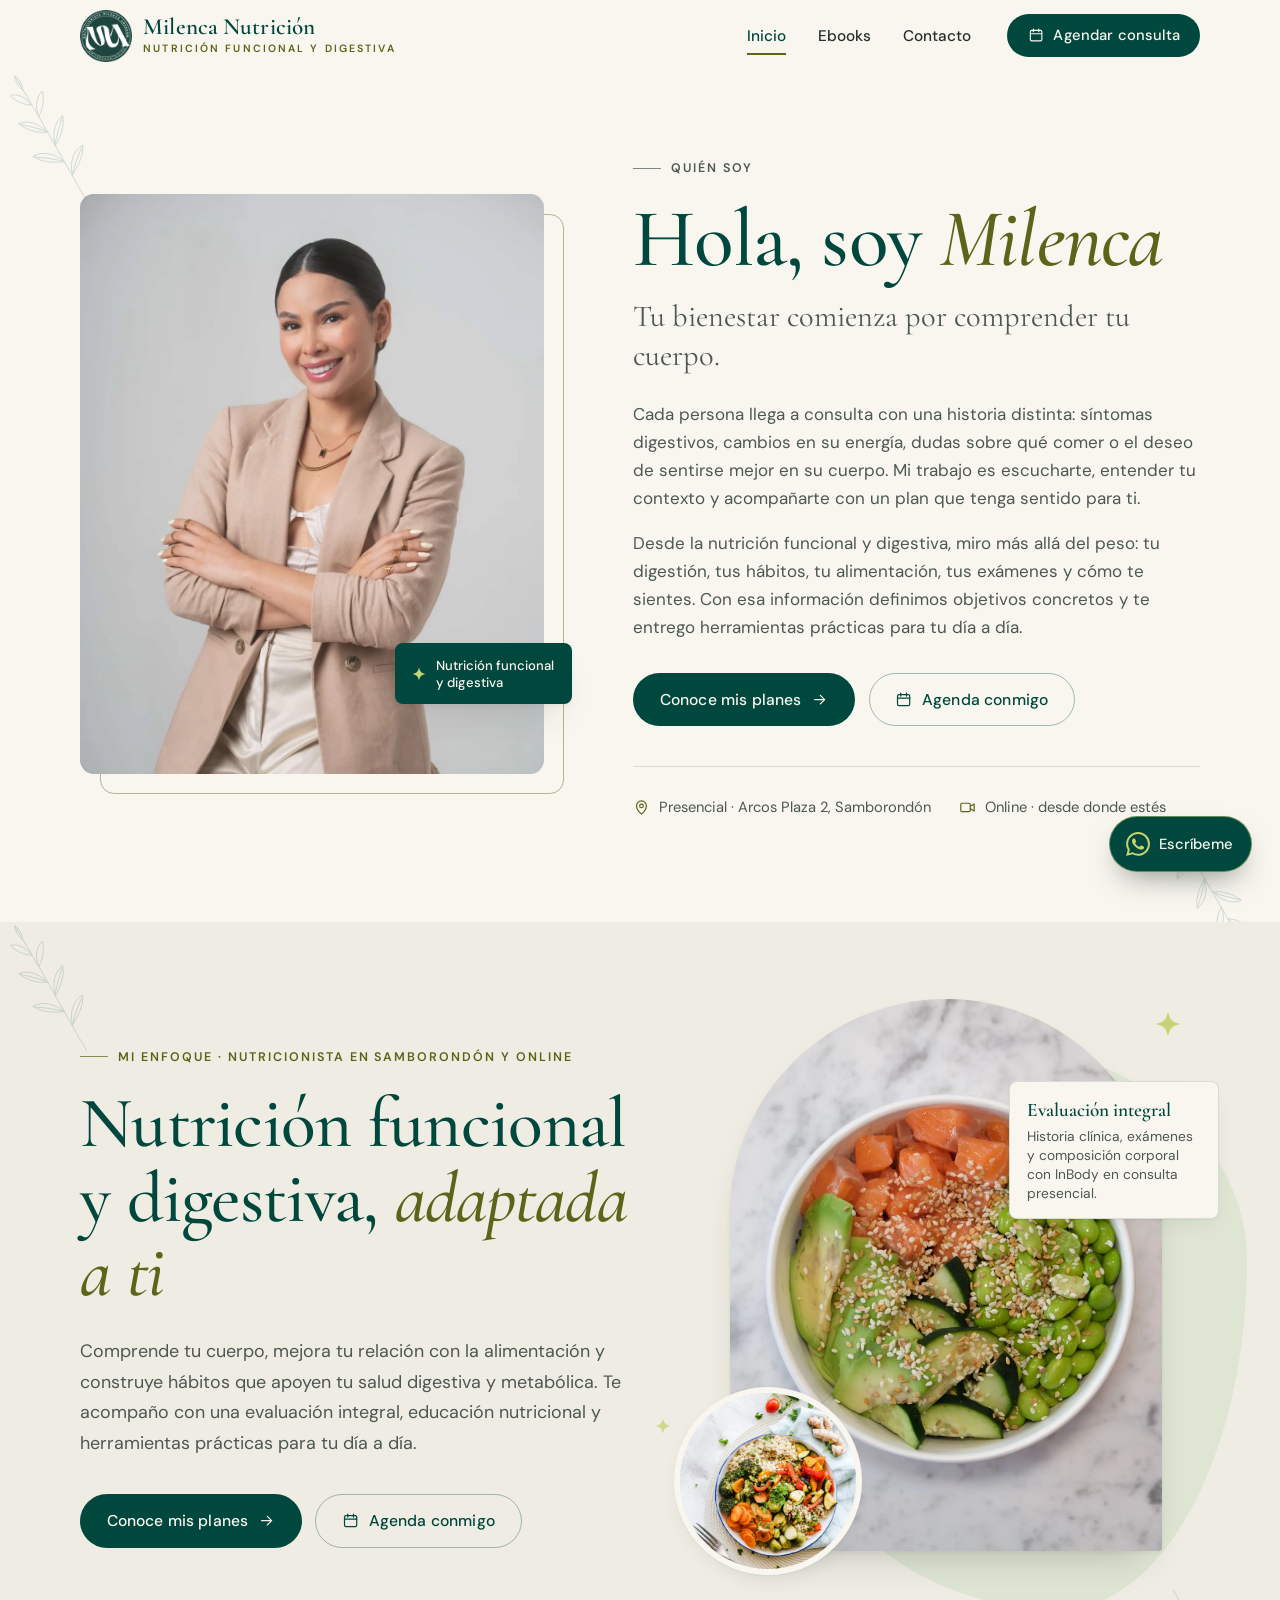
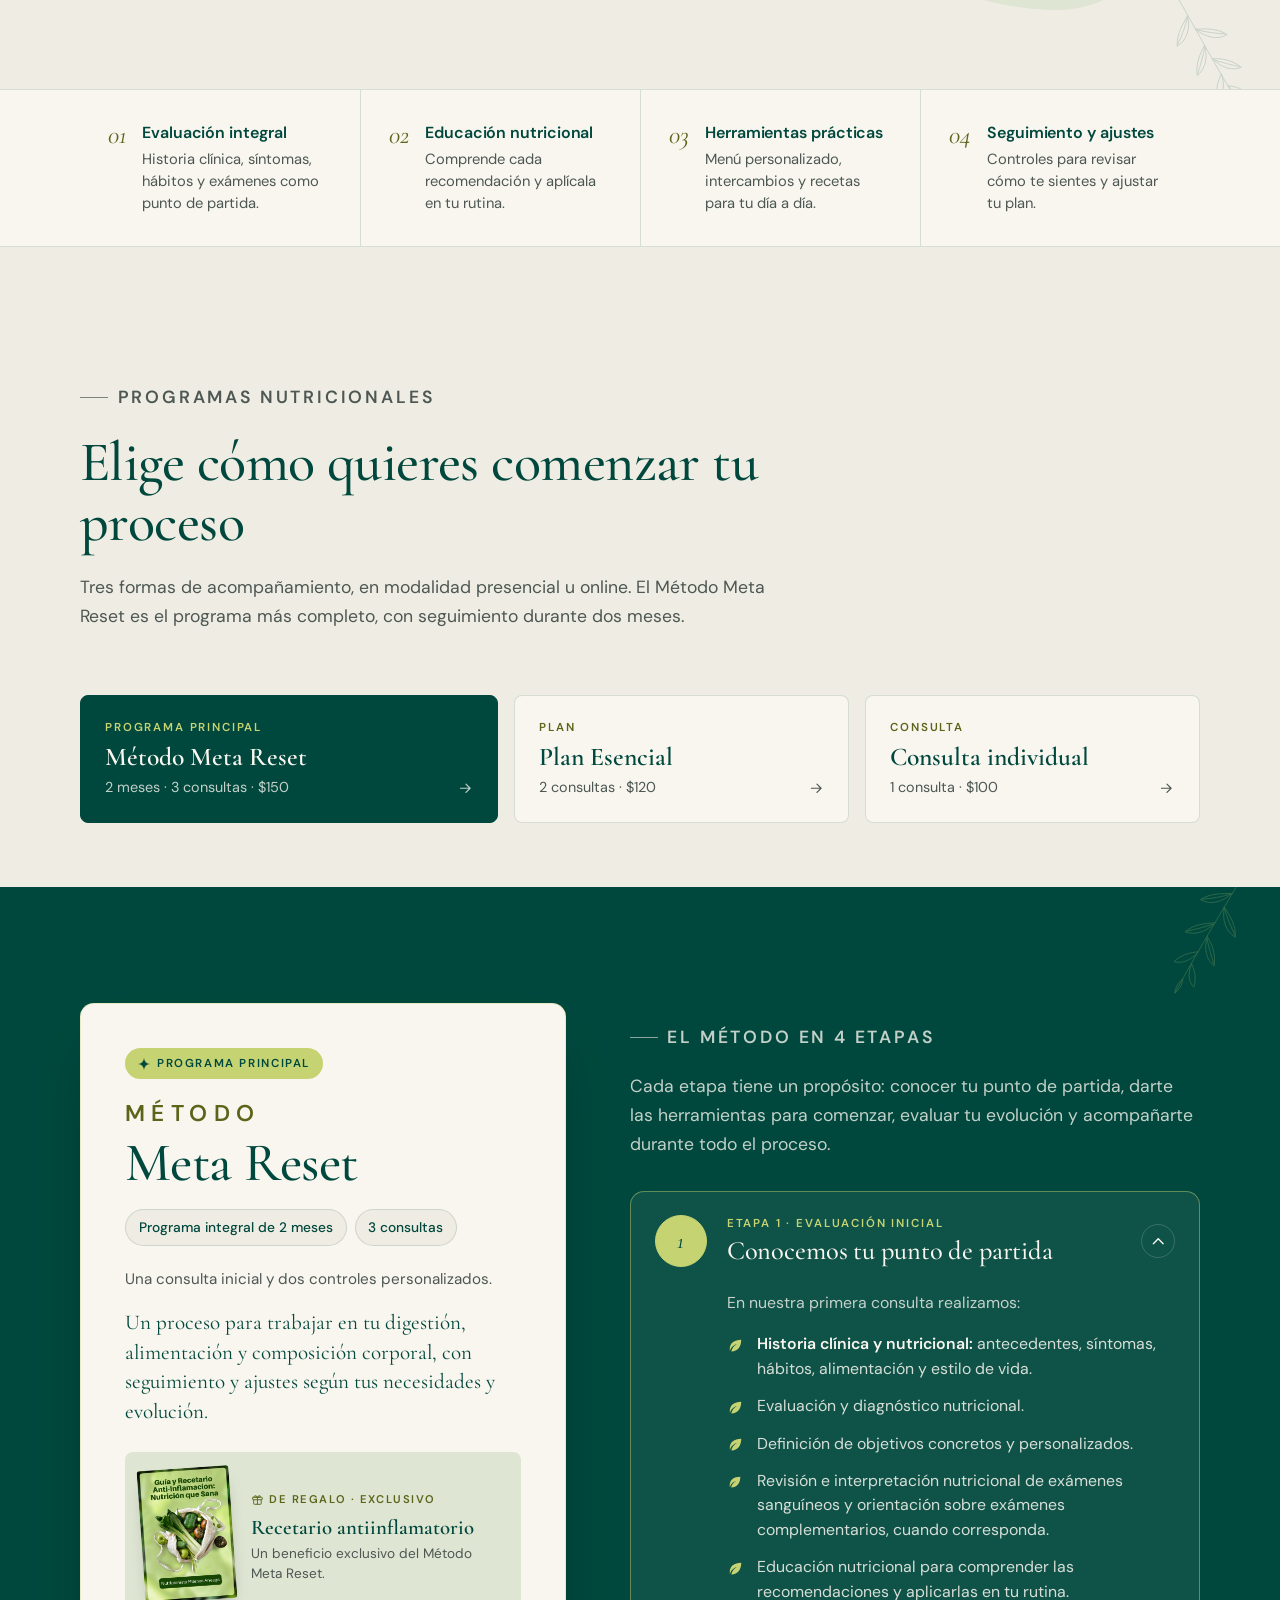
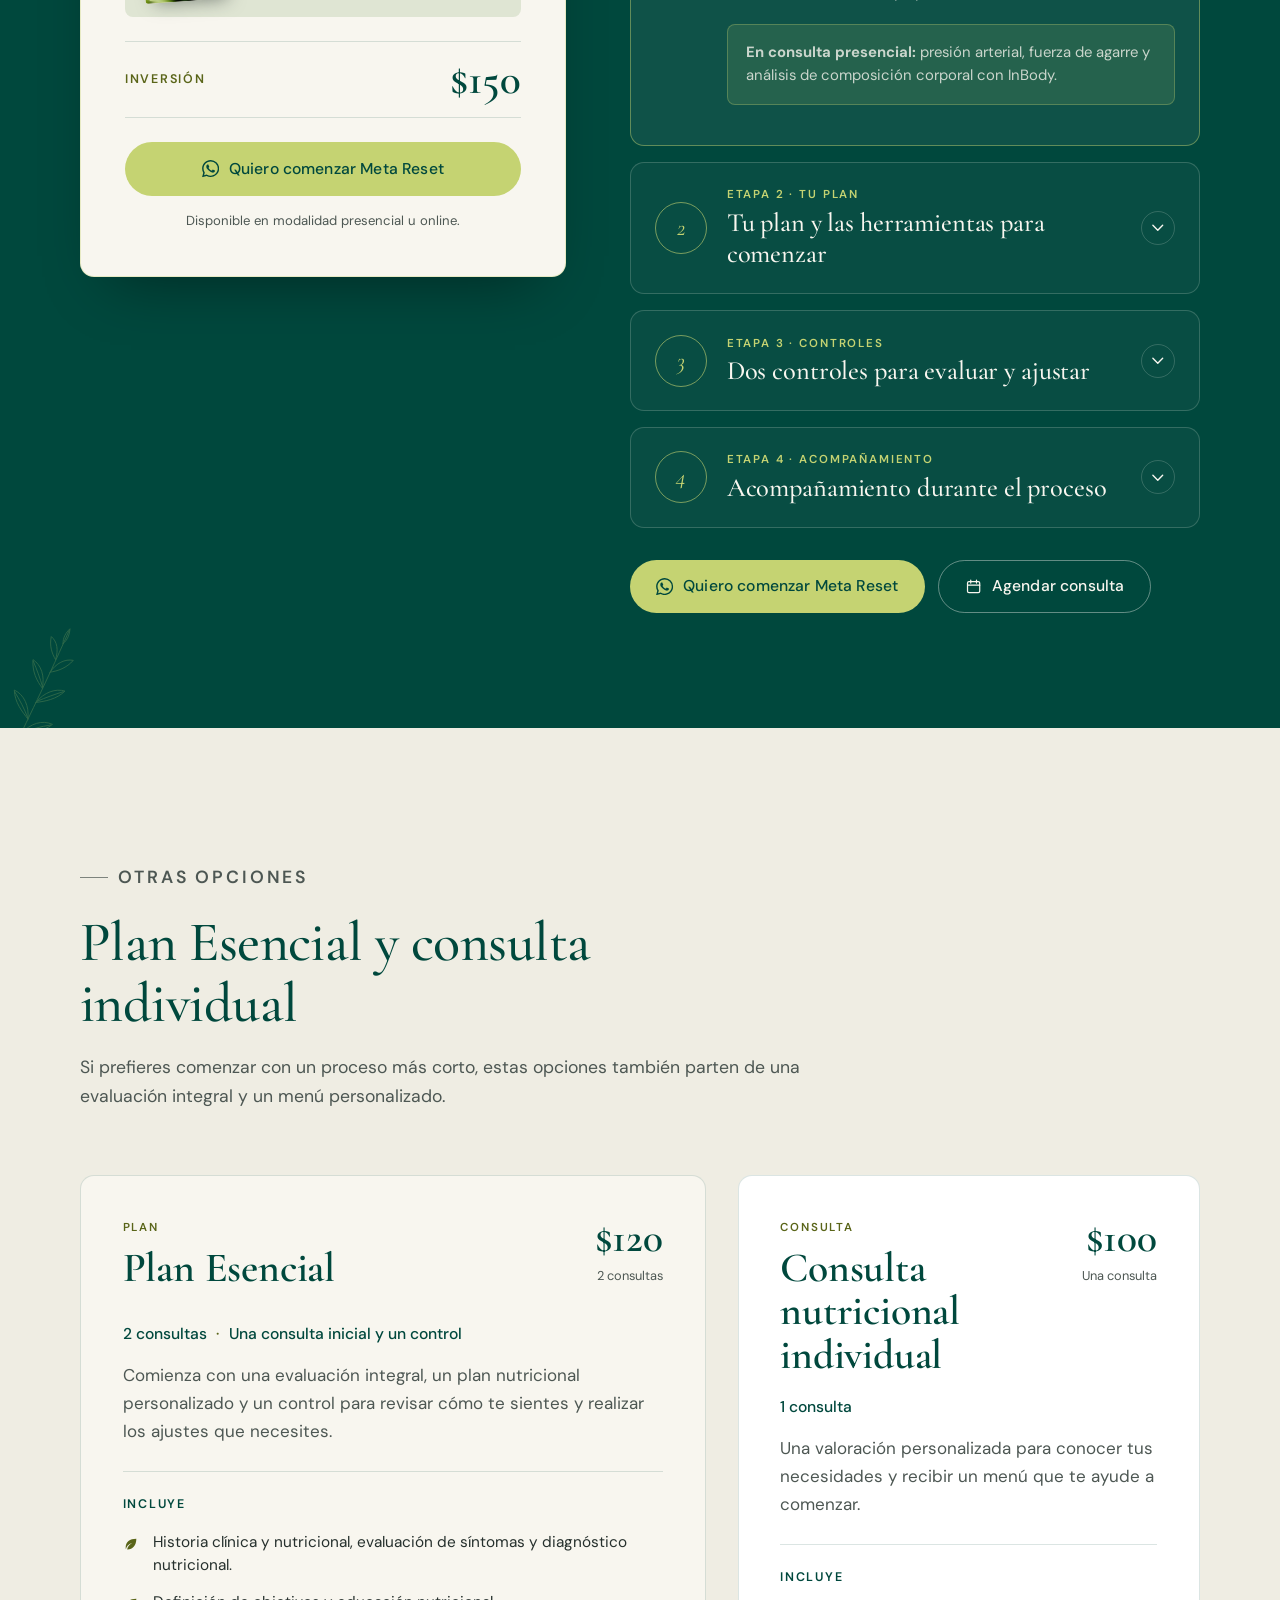
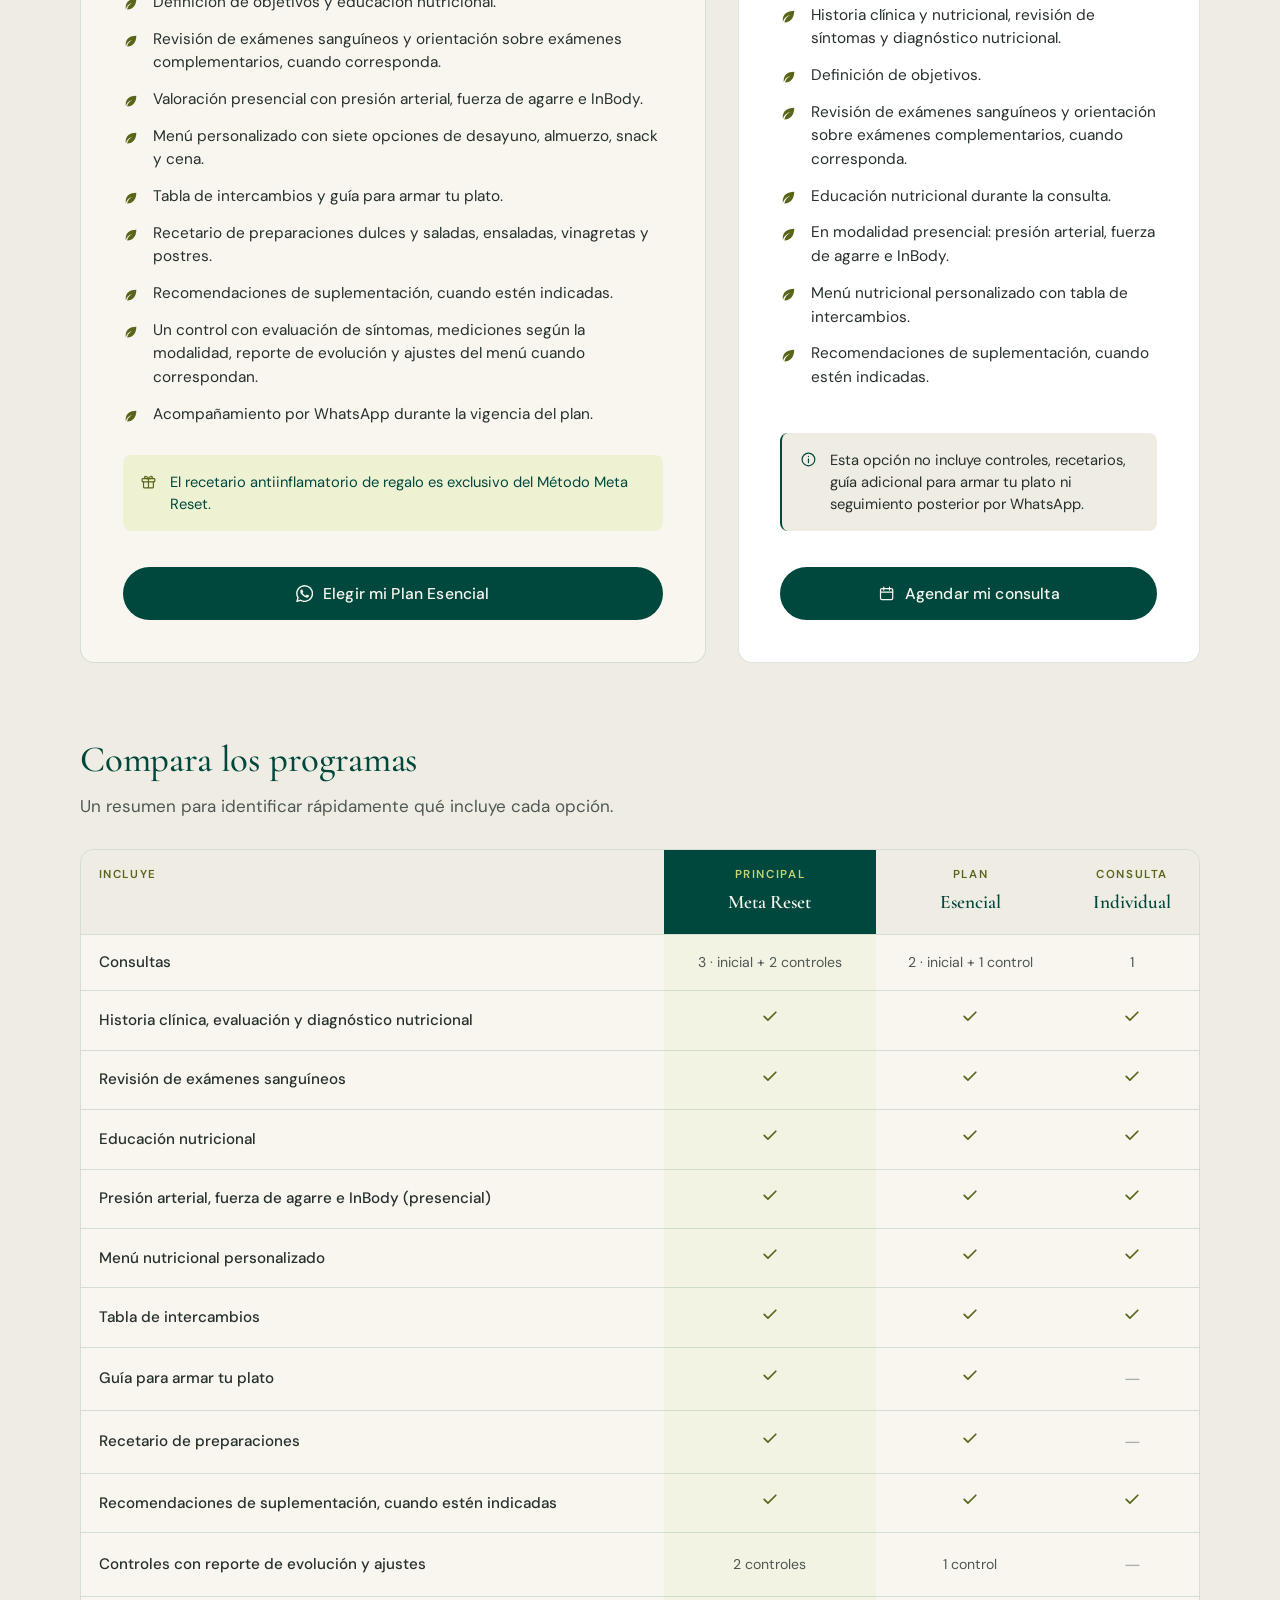
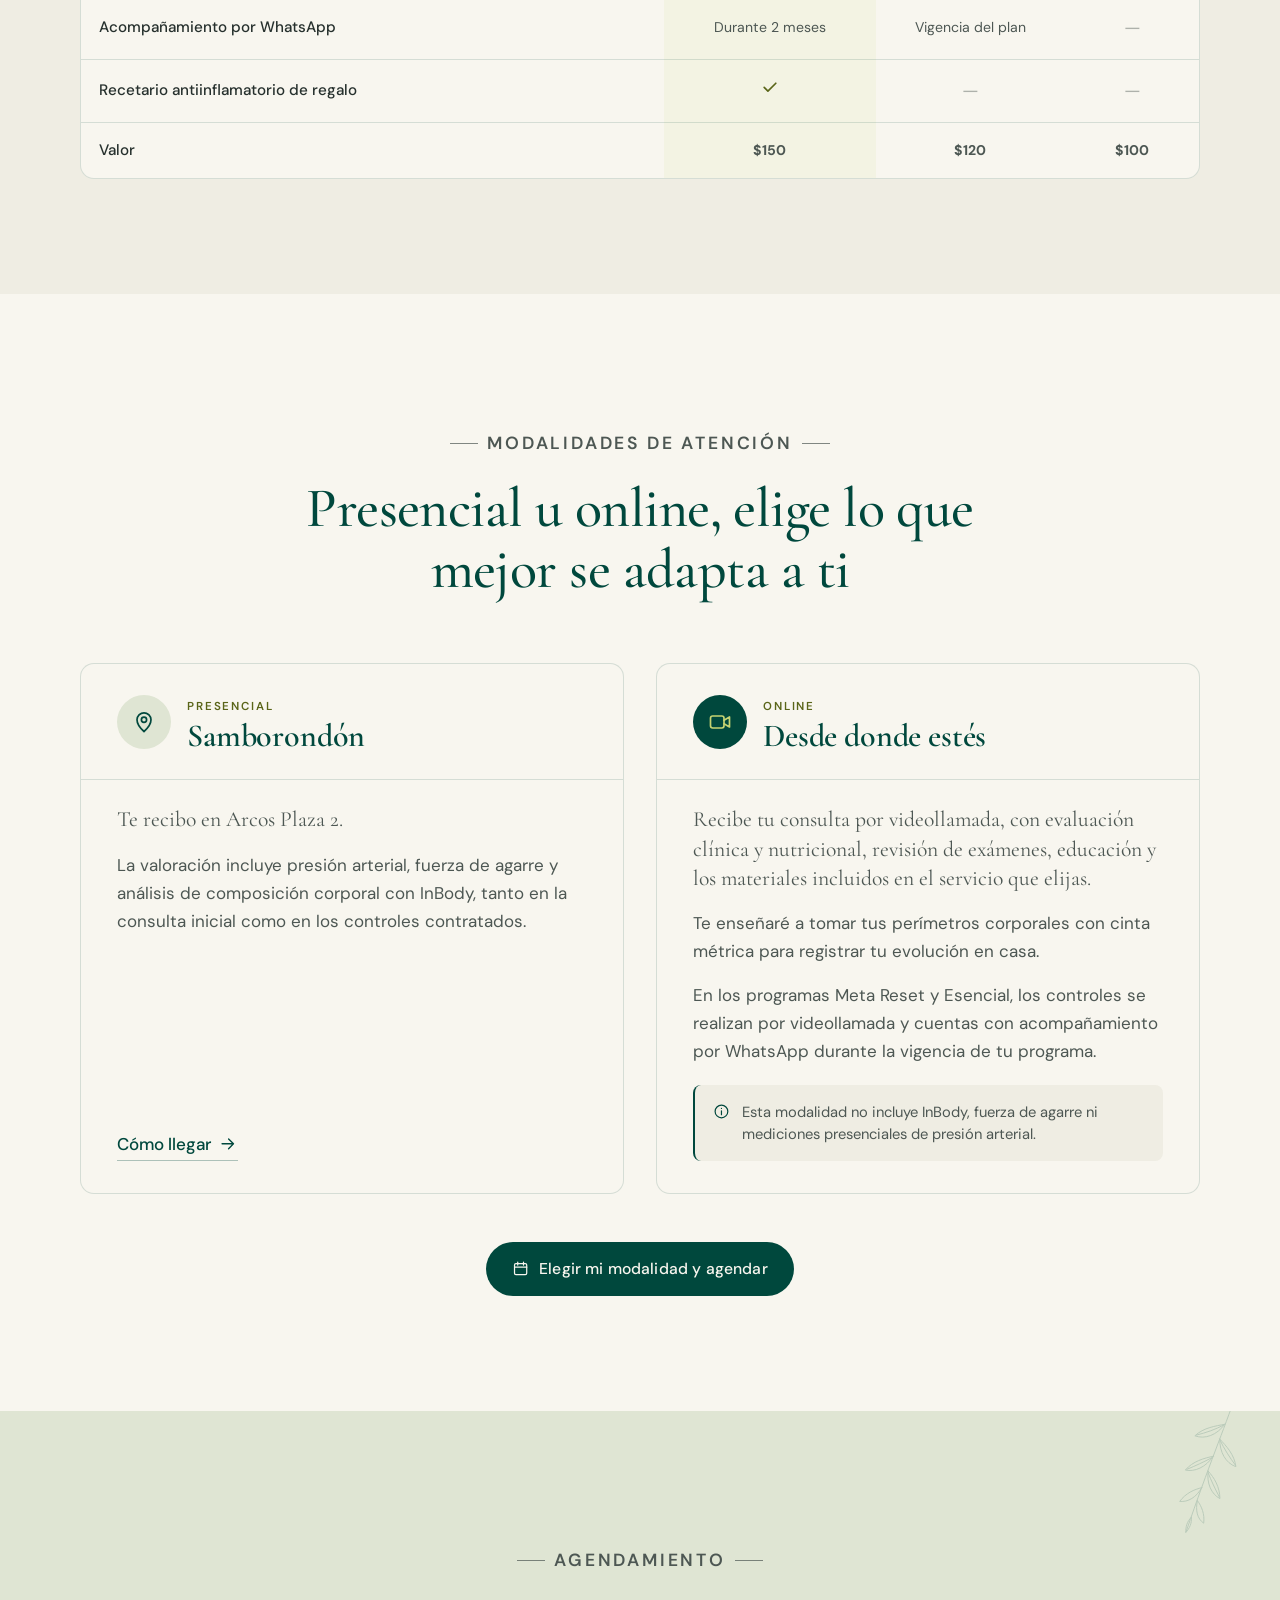
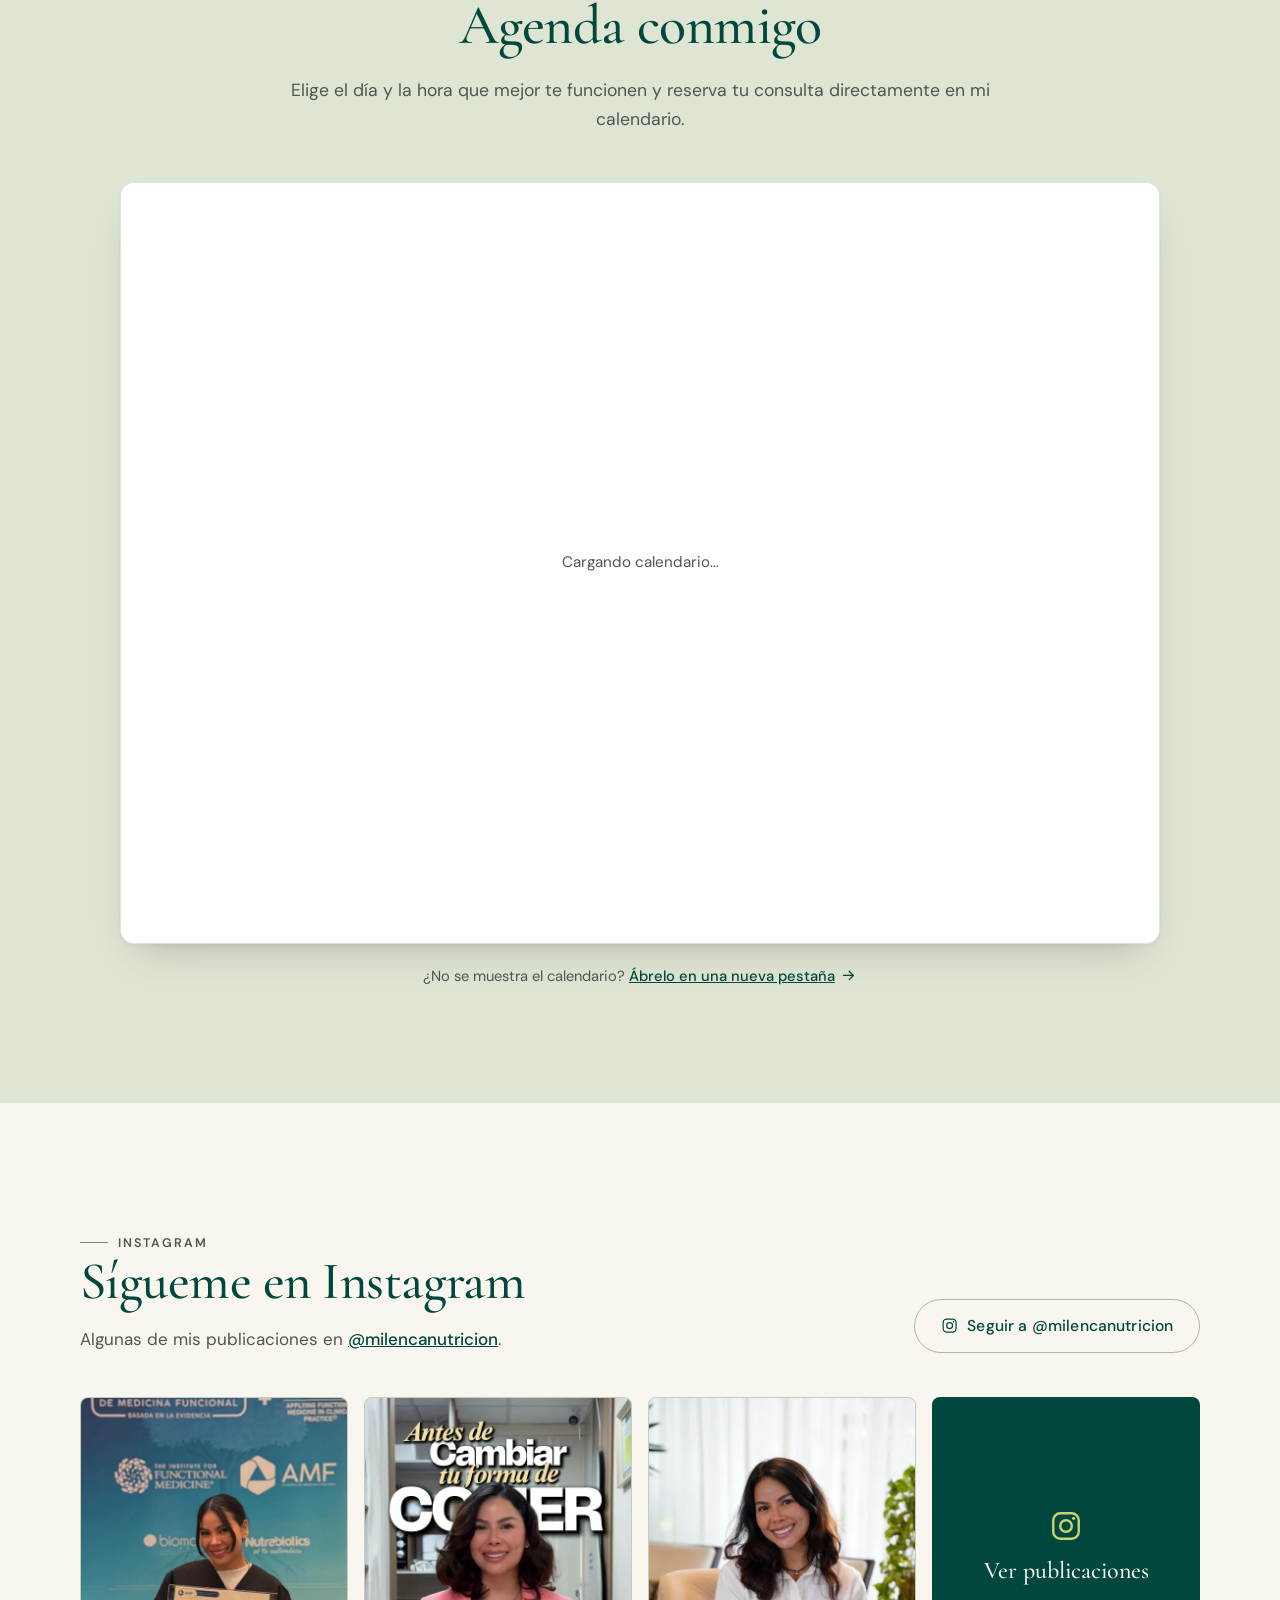
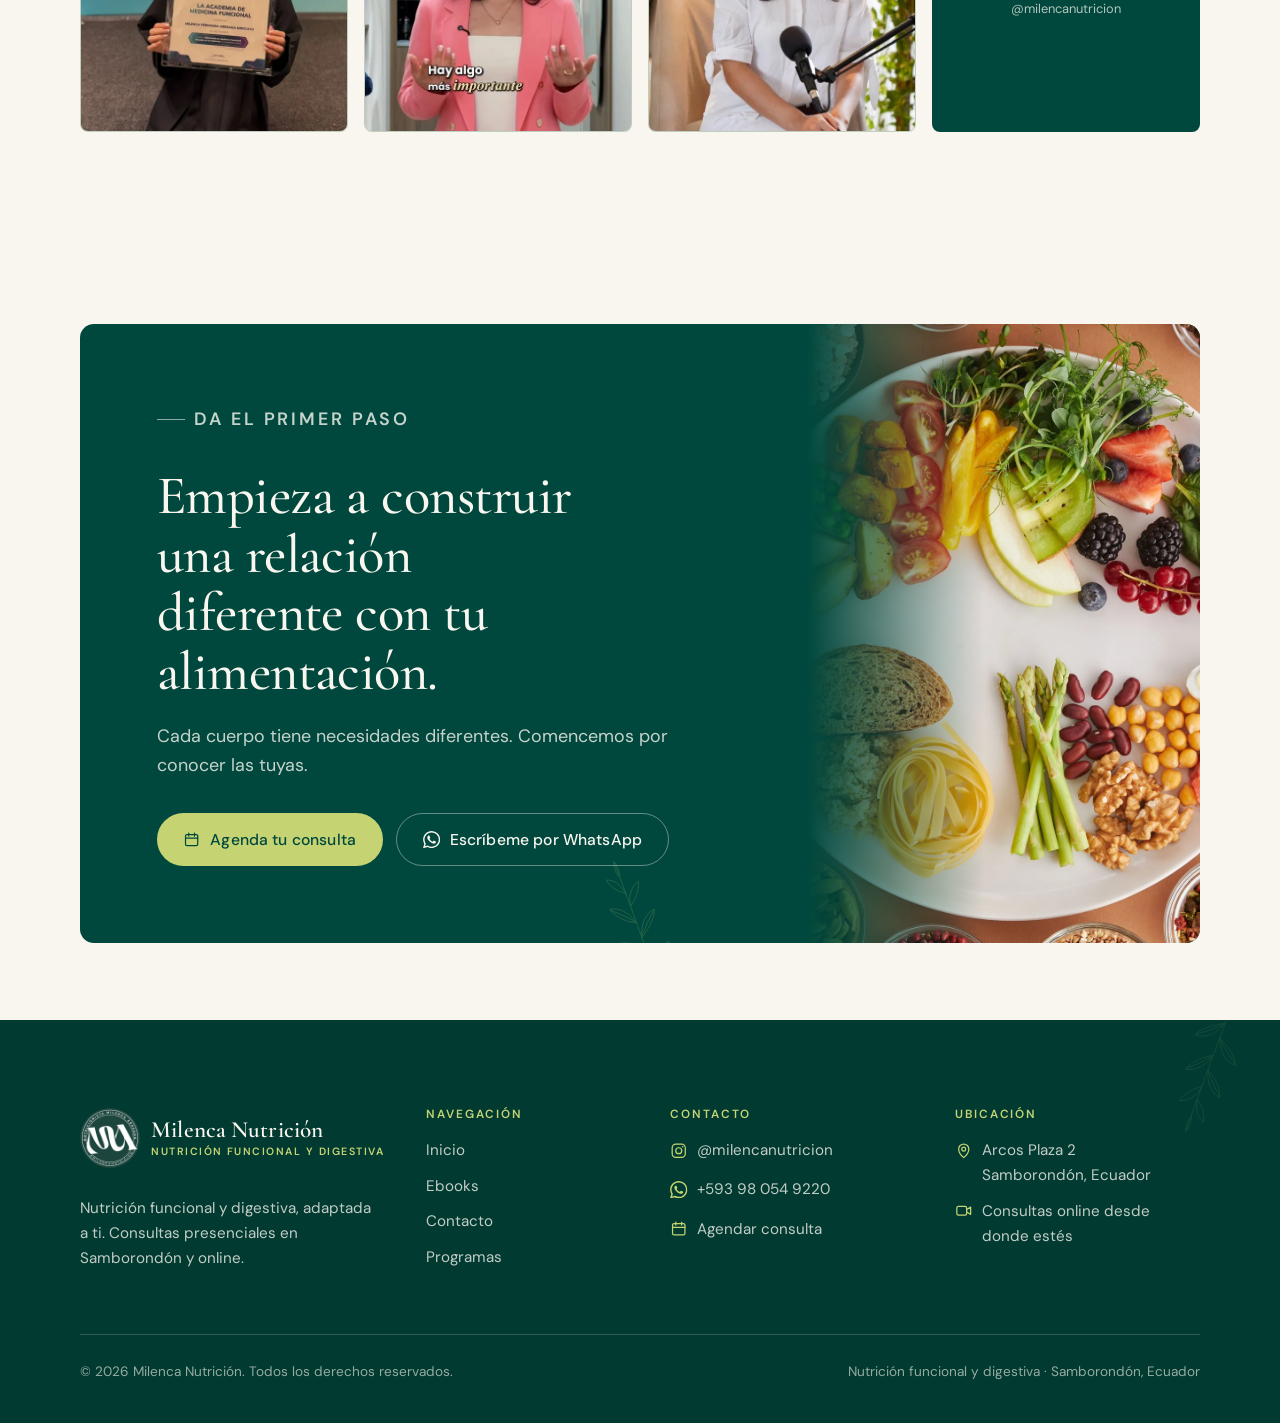
<file: index.html>
<!DOCTYPE html>
<html lang="es">
<head>
  <meta charset="utf-8">
  <meta name="viewport" content="width=device-width, initial-scale=1">
  <title>Milenca Nutrición | Nutricionista en Samborondón · Nutrición funcional y digestiva</title>
  <meta name="description" content="Nutricionista en Samborondón y online. Nutrición funcional y digestiva con evaluación integral, plan nutricional personalizado y seguimiento. Conoce el Método Meta Reset.">
  <meta name="robots" content="index, follow">
  <meta name="author" content="Milenca Nutrición">
  <meta name="theme-color" content="#00483D">

  <!-- Open Graph / redes sociales.
       Al publicar, puedes reemplazar las rutas relativas de og:image por la URL absoluta
       (ej.: https://usuario.github.io/repositorio/assets/images/general-compartir-enlace.jpg). Ver README. -->
  <meta property="og:type" content="website">
  <meta property="og:locale" content="es_EC">
  <meta property="og:site_name" content="Milenca Nutrición">
  <meta property="og:title" content="Milenca Nutrición · Nutrición funcional y digestiva, adaptada a ti">
  <meta property="og:description" content="Nutricionista en Samborondón y online. Nutrición funcional y digestiva con evaluación integral, plan nutricional personalizado y seguimiento. Conoce el Método Meta Reset.">
  <meta property="og:image" content="assets/images/general-compartir-enlace.jpg">
  <meta property="og:image:width" content="1200">
  <meta property="og:image:height" content="630">
  <meta property="og:image:alt" content="Milenca Nutrición · Nutrición funcional y digestiva en Samborondón y online">
  <meta name="twitter:card" content="summary_large_image">
  <meta name="twitter:title" content="Milenca Nutrición · Nutrición funcional y digestiva, adaptada a ti">
  <meta name="twitter:description" content="Nutricionista en Samborondón y online. Nutrición funcional y digestiva con evaluación integral, plan nutricional personalizado y seguimiento. Conoce el Método Meta Reset.">
  <meta name="twitter:image" content="assets/images/general-compartir-enlace.jpg">

  <link rel="icon" href="assets/icons/general-icono-pestana.png" type="image/png">
  <link rel="apple-touch-icon" href="assets/icons/general-icono-celular.png">
  <link rel="manifest" href="assets/icons/site.webmanifest">

  <link rel="preconnect" href="https://fonts.googleapis.com">
  <link rel="preconnect" href="https://fonts.gstatic.com" crossorigin>
  <link rel="stylesheet" href="https://fonts.googleapis.com/css2?family=Cormorant+Garamond:ital,wght@0,500;0,600;1,500&amp;family=DM+Sans:opsz,wght@9..40,400;9..40,500;9..40,600&amp;display=swap">
  <link rel="preload" as="image" href="assets/images/inicio-presentacion.webp" type="image/webp">
  <link rel="stylesheet" href="css/styles.css">
  <script type="application/ld+json">
  {
    "@context": "https://schema.org",
    "@type": "MedicalBusiness",
    "name": "Milenca Nutrición",
    "description": "Nutricionista en Samborondón. Nutrición funcional y digestiva, consulta nutricional presencial y online, y planes nutricionales personalizados.",
    "medicalSpecialty": "DietNutrition",
    "image": "assets/images/general-compartir-enlace.jpg",
    "address": {
      "@type": "PostalAddress",
      "streetAddress": "Arcos Plaza 2",
      "addressLocality": "Samborondón",
      "addressRegion": "Guayas",
      "addressCountry": "EC"
    },
    "areaServed": ["Samborondón", "Guayaquil", "Ecuador", "Online"],
    "sameAs": ["https://www.instagram.com/milencanutricion/"]
  }
  </script>
  <script>document.documentElement.classList.add("js");</script>
  <script src="js/config.js" defer></script>
  <script src="js/main.js" defer></script>
</head><body>
<svg xmlns="http://www.w3.org/2000/svg" style="display:none" aria-hidden="true">
  <symbol id="i-wa" viewBox="0 0 24 24"><path fill="currentColor" d="M17.47 14.38c-.3-.15-1.76-.87-2.03-.97-.27-.1-.47-.15-.67.15-.2.3-.77.97-.94 1.16-.17.2-.35.22-.64.07-.3-.15-1.26-.46-2.39-1.47-.88-.79-1.48-1.76-1.65-2.06-.17-.3-.02-.46.13-.6.13-.14.3-.35.45-.52.15-.17.2-.3.3-.5.1-.2.05-.37-.03-.52-.07-.15-.67-1.61-.91-2.2-.24-.58-.49-.5-.67-.51h-.57c-.2 0-.52.07-.8.37-.27.3-1.04 1.02-1.04 2.48s1.07 2.88 1.21 3.07c.15.2 2.1 3.2 5.08 4.49.71.31 1.26.49 1.7.63.71.22 1.36.19 1.87.12.57-.09 1.76-.72 2-1.41.25-.7.25-1.29.18-1.41-.08-.13-.27-.2-.57-.35zm-5.42 7.4h-.01a9.87 9.87 0 0 1-5.03-1.38l-.36-.21-3.74.98 1-3.65-.24-.37a9.86 9.86 0 0 1-1.51-5.26c0-5.45 4.44-9.88 9.89-9.88 2.64 0 5.12 1.03 6.99 2.9a9.82 9.82 0 0 1 2.89 6.99c0 5.45-4.44 9.88-9.88 9.88zm8.41-18.3A11.82 11.82 0 0 0 12.05 0C5.5 0 .16 5.34.16 11.89c0 2.1.55 4.14 1.59 5.95L.06 24l6.3-1.65a11.88 11.88 0 0 0 5.68 1.45h.01c6.55 0 11.89-5.34 11.89-11.89a11.82 11.82 0 0 0-3.48-8.41z"/></symbol>
  <symbol id="i-ig" viewBox="0 0 24 24"><g fill="none" stroke="currentColor" stroke-width="1.7"><rect x="3" y="3" width="18" height="18" rx="5"/><circle cx="12" cy="12" r="4.1"/></g><circle cx="17.4" cy="6.6" r="1.1" fill="currentColor"/></symbol>
  <symbol id="i-pin" viewBox="0 0 24 24"><g fill="none" stroke="currentColor" stroke-width="1.7" stroke-linecap="round" stroke-linejoin="round"><path d="M12 21.5s-7-6.1-7-11.7a7 7 0 0 1 14 0c0 5.6-7 11.7-7 11.7z"/><circle cx="12" cy="9.8" r="2.6"/></g></symbol>
  <symbol id="i-cal" viewBox="0 0 24 24"><g fill="none" stroke="currentColor" stroke-width="1.7" stroke-linecap="round" stroke-linejoin="round"><rect x="3.5" y="5" width="17" height="15.5" rx="2"/><path d="M3.5 10h17M8 3v4M16 3v4"/></g></symbol>
  <symbol id="i-video" viewBox="0 0 24 24"><g fill="none" stroke="currentColor" stroke-width="1.7" stroke-linecap="round" stroke-linejoin="round"><rect x="2.5" y="6" width="13.5" height="12" rx="2.2"/><path d="m16 10.2 5.5-3.2v10l-5.5-3.2"/></g></symbol>
  <symbol id="i-arrow" viewBox="0 0 24 24"><path fill="none" stroke="currentColor" stroke-width="1.7" stroke-linecap="round" stroke-linejoin="round" d="M5 12h14M13 6l6 6-6 6"/></symbol>
  <symbol id="i-check" viewBox="0 0 24 24"><path fill="none" stroke="currentColor" stroke-width="2" stroke-linecap="round" stroke-linejoin="round" d="m5 12.5 4.5 4.5L19 7.5"/></symbol>
  <symbol id="i-chev" viewBox="0 0 24 24"><path fill="none" stroke="currentColor" stroke-width="1.7" stroke-linecap="round" stroke-linejoin="round" d="m6 9 6 6 6-6"/></symbol>
  <symbol id="i-gift" viewBox="0 0 24 24"><g fill="none" stroke="currentColor" stroke-width="1.7" stroke-linecap="round" stroke-linejoin="round"><rect x="3" y="8" width="18" height="4.5" rx="1"/><path d="M5 12.5V20a1 1 0 0 0 1 1h12a1 1 0 0 0 1-1v-7.5M12 8v13M12 8C10.5 4.5 6.5 4 6.5 6.3 6.5 8 10 8 12 8zm0 0c1.5-3.5 5.5-4 5.5-1.7C17.5 8 14 8 12 8z"/></g></symbol>
  <symbol id="i-info" viewBox="0 0 24 24"><g fill="none" stroke="currentColor" stroke-width="1.7" stroke-linecap="round"><circle cx="12" cy="12" r="9"/><path d="M12 11v5.5M12 7.6v.2"/></g></symbol>
  <symbol id="i-sparkle" viewBox="0 0 24 24"><path fill="currentColor" d="M12 0c.9 7.4 4.6 11.1 12 12-7.4.9-11.1 4.6-12 12-.9-7.4-4.6-11.1-12-12C7.4 11.1 11.1 7.4 12 0z"/></symbol>
  <symbol id="i-branch" viewBox="0 0 100 220"><g fill="none" stroke="currentColor" stroke-width="1.3" stroke-linecap="round" stroke-linejoin="round"><path d="M50 218C49 170 52 110 50 8"/><path d="M50.5 175c11.5-7 27.5-15 35.5-31-16 0-30 12-35.5 31z"/><path d="M51 174c11-12 21-20 33-28"/><path d="M50 152c-12-6-28-14-36-30 16 0 30 12 36 30z"/><path d="M49.5 151c-11-11-22-19-34-27"/><path d="M50.5 125c11.5-7 25.5-17 31.5-33-14 2-27 14-31.5 33z"/><path d="M51 123c10-11 19-20 29-29"/><path d="M50 102c-12-6-24-16-30-32 14 2 26 14 30 32z"/><path d="M49.5 100c-9-10-18-19-28-28"/><path d="M50.5 76c9.5-6 19.5-16 23.5-30-12 3-21 14-23.5 30z"/><path d="M50 56c-9-6-17-15-20-28 11 3 18 13 20 28z"/><path d="M50 30c-4-8-3-16 0-24 3 8 4 16 0 24z"/></g></symbol>
</svg>

<a class="skip-link" href="#contenido">Saltar al contenido</a>

<header class="site-header">
  <div class="container nav">
    <a class="brand" href="index.html" aria-label="Milenca Nutrición, ir al inicio">
      <img class="brand__logo" src="assets/images/inicio-logo.png" width="52" height="52" alt="">
      <span class="brand__text">
        <span class="brand__name">Milenca Nutrición</span>
        <span class="brand__tag">Nutrición funcional y digestiva</span>
      </span>
    </a>

    <button class="nav__toggle" type="button" aria-expanded="false" aria-controls="menu-principal" aria-label="Abrir menú">
      <span class="nav__toggle-bars" aria-hidden="true"><span></span><span></span><span></span></span>
    </button>

    <nav class="nav__menu" id="menu-principal" aria-label="Navegación principal">
      <ul class="nav__links">
        <li><a href="index.html" aria-current="page">Inicio</a></li>
        <li><a href="ebooks.html">Ebooks</a></li>
        <li><a href="contacto.html">Contacto</a></li>
      </ul>
      <a class="btn btn--primary btn--sm" href="#agenda">
        <svg class="icon" aria-hidden="true"><use href="#i-cal"/></svg>
        Agendar consulta
      </a>
    </nav>
  </div>
</header>

<main id="contenido">

  <!-- ===================== QUIÉN SOY (primera sección) ===================== -->
  <section class="intro" id="quien-soy" aria-labelledby="hero-title">
    <svg class="botanical botanical--tl" aria-hidden="true"><use href="#i-branch"/></svg>
    <svg class="botanical botanical--br" aria-hidden="true"><use href="#i-branch"/></svg>
    <div class="container about__grid">
      <div class="about__photo reveal">
        <div class="about__offset" aria-hidden="true"></div>
        <div class="about__frame">
          <!-- ✏️ Foto de presentación: assets/images/inicio-presentacion.webp (vertical, mínimo 1000 px de ancho) -->
          <img class="about__img" src="assets/images/inicio-presentacion.webp" width="1000" height="1500" fetchpriority="high"
               alt="Milenca Arreaga, nutricionista de Milenca Nutrición">
        </div>
        <div class="about__badge">
          <svg class="sparkle" aria-hidden="true"><use href="#i-sparkle"/></svg>
          <span>Nutrición funcional<br>y digestiva</span>
        </div>
      </div>

      <div class="about__content">
        <p class="eyebrow reveal">Quién soy</p>
        <h1 id="hero-title" class="about__title reveal" data-delay="1">Hola, soy <em>Milenca</em></h1>
        <p class="about__kicker reveal" data-delay="1">Tu bienestar comienza por comprender tu cuerpo.</p>
        <!-- ✏️ TEXTO DE PRESENTACIÓN EDITABLE: reemplaza estos párrafos por la presentación personal de Milenca. -->
        <div class="about__text reveal" data-delay="2">
          <p>Cada persona llega a consulta con una historia distinta: síntomas digestivos, cambios en su energía, dudas sobre qué comer o el deseo de sentirse mejor en su cuerpo. Mi trabajo es escucharte, entender tu contexto y acompañarte con un plan que tenga sentido para ti.</p>
          <p>Desde la nutrición funcional y digestiva, miro más allá del peso: tu digestión, tus hábitos, tu alimentación, tus exámenes y cómo te sientes. Con esa información definimos objetivos concretos y te entrego herramientas prácticas para tu día a día.</p>
        </div>
        <div class="btn-row reveal" data-delay="3">
          <a class="btn btn--primary" href="#planes">Conoce mis planes <svg class="icon arrow" aria-hidden="true"><use href="#i-arrow"/></svg></a>
          <a class="btn btn--ghost" href="#agenda"><svg class="icon" aria-hidden="true"><use href="#i-cal"/></svg> Agenda conmigo</a>
        </div>
        <ul class="hero__meta reveal" data-delay="3">
          <li><svg class="icon" aria-hidden="true"><use href="#i-pin"/></svg><span>Presencial · <span data-config="location.line1">Arcos Plaza 2</span>, Samborondón</span></li>
          <li><svg class="icon" aria-hidden="true"><use href="#i-video"/></svg> Online · desde donde estés</li>
        </ul>
      </div>
    </div>
  </section>

  <!-- ===================== PROPUESTA DE VALOR ===================== -->
  <section class="hero hero--value" id="enfoque" aria-labelledby="value-title">
    <svg class="botanical botanical--tl" aria-hidden="true"><use href="#i-branch"/></svg>
    <svg class="botanical botanical--br" aria-hidden="true"><use href="#i-branch"/></svg>
    <div class="container hero__grid">
      <div class="hero__content">
        <p class="eyebrow reveal">Mi enfoque · Nutricionista en Samborondón y online</p>
        <h2 id="value-title" class="hero__title reveal" data-delay="1">Nutrición funcional y digestiva, <em>adaptada a ti</em></h2>
        <p class="lead reveal" data-delay="2">Comprende tu cuerpo, mejora tu relación con la alimentación y construye hábitos que apoyen tu salud digestiva y metabólica. Te acompaño con una evaluación integral, educación nutricional y herramientas prácticas para tu día a día.</p>
        <div class="btn-row reveal" data-delay="3">
          <a class="btn btn--primary" href="#planes">Conoce mis planes <svg class="icon arrow" aria-hidden="true"><use href="#i-arrow"/></svg></a>
          <a class="btn btn--ghost" href="#agenda"><svg class="icon" aria-hidden="true"><use href="#i-cal"/></svg> Agenda conmigo</a>
        </div>
      </div>

      <div class="hero__visual reveal" data-delay="2">
        <div class="hero__blob" aria-hidden="true"></div>
        <div class="hero__arch">
          <img src="assets/images/inicio-enfoque-principal.webp" width="1800" height="1800" loading="lazy" decoding="async"
               alt="Bowl saludable con salmón, legumbres, edamame y hojas verdes">
        </div>
        <div class="hero__inset">
          <img src="assets/images/inicio-enfoque-detalle.webp" width="1800" height="1800" loading="lazy" decoding="async"
               alt="Bowl de quinoa con verduras">
        </div>
        <div class="hero__badge">
          <strong>Evaluación integral</strong>
          Historia clínica, exámenes y composición corporal con InBody en consulta presencial.
        </div>
        <svg class="hero__sparkle hero__sparkle--1" aria-hidden="true"><use href="#i-sparkle"/></svg>
        <svg class="hero__sparkle hero__sparkle--2" aria-hidden="true"><use href="#i-sparkle"/></svg>
      </div>
    </div>
  </section>

  <!-- ===================== PILARES ===================== -->
  <section class="pillars" aria-labelledby="pillars-title">
    <h2 class="visually-hidden" id="pillars-title">Cómo te acompaño</h2>
    <div class="container pillars__grid">
      <div class="pillar reveal"><span class="pillar__num" aria-hidden="true">01</span><div><h3>Evaluación integral</h3><p>Historia clínica, síntomas, hábitos y exámenes como punto de partida.</p></div></div>
      <div class="pillar reveal" data-delay="1"><span class="pillar__num" aria-hidden="true">02</span><div><h3>Educación nutricional</h3><p>Comprende cada recomendación y aplícala en tu rutina.</p></div></div>
      <div class="pillar reveal" data-delay="2"><span class="pillar__num" aria-hidden="true">03</span><div><h3>Herramientas prácticas</h3><p>Menú personalizado, intercambios y recetas para tu día a día.</p></div></div>
      <div class="pillar reveal" data-delay="3"><span class="pillar__num" aria-hidden="true">04</span><div><h3>Seguimiento y ajustes</h3><p>Controles para revisar cómo te sientes y ajustar tu plan.</p></div></div>
    </div>
  </section>

  <!-- ===================== PROGRAMAS: INTRO ===================== -->
  <section class="section section--cream2 programs-intro" id="planes" aria-labelledby="planes-title">
    <div class="container">
      <div class="section-head reveal">
        <p class="eyebrow">Programas nutricionales</p>
        <h2 id="planes-title">Elige cómo quieres comenzar tu proceso</h2>
        <p>Tres formas de acompañamiento, en modalidad presencial u online. El Método Meta Reset es el programa más completo, con seguimiento durante dos meses.</p>
      </div>
      <nav class="plan-nav reveal" data-delay="1" aria-label="Programas disponibles">
        <a class="is-featured" href="#meta-reset">
          <span class="plan-nav__label">Programa principal</span>
          <span class="plan-nav__name">Método Meta Reset</span>
          <span class="plan-nav__meta">2 meses · 3 consultas · $150 <svg class="icon arrow" aria-hidden="true"><use href="#i-arrow"/></svg></span>
        </a>
        <a href="#plan-esencial">
          <span class="plan-nav__label">Plan</span>
          <span class="plan-nav__name">Plan Esencial</span>
          <span class="plan-nav__meta">2 consultas · $120 <svg class="icon arrow" aria-hidden="true"><use href="#i-arrow"/></svg></span>
        </a>
        <a href="#consulta-individual">
          <span class="plan-nav__label">Consulta</span>
          <span class="plan-nav__name">Consulta individual</span>
          <span class="plan-nav__meta">1 consulta · $100 <svg class="icon arrow" aria-hidden="true"><use href="#i-arrow"/></svg></span>
        </a>
      </nav>
    </div>
  </section>

  <!-- ===================== MÉTODO META RESET ===================== -->
  <section class="section section--dark meta-reset" id="meta-reset" aria-labelledby="meta-title">
    <svg class="botanical botanical--a" aria-hidden="true"><use href="#i-branch"/></svg>
    <svg class="botanical botanical--b" aria-hidden="true"><use href="#i-branch"/></svg>
    <div class="container meta-reset__grid">

      <article class="program-card reveal">
        <span class="program-card__tag"><svg class="sparkle" aria-hidden="true"><use href="#i-sparkle"/></svg> Programa principal</span>
        <h2 id="meta-title"><span>Método</span>Meta Reset</h2>
        <ul class="program-card__facts" aria-label="Duración y consultas">
          <li>Programa integral de 2 meses</li>
          <li>3 consultas</li>
        </ul>
        <p class="program-card__sub">Una consulta inicial y dos controles personalizados.</p>
        <p class="program-card__desc">Un proceso para trabajar en tu digestión, alimentación y composición corporal, con seguimiento y ajustes según tus necesidades y evolución.</p>

        <div class="gift">
          <div class="gift__cover">
            <img src="assets/images/inicio-metareset-recetario.webp" width="705" height="1020" loading="lazy" decoding="async"
                 alt="Portada de la Guía y Recetario Anti-Inflamación de la nutricionista Milenca Arreaga">
          </div>
          <div>
            <span class="gift__label"><svg class="icon" aria-hidden="true"><use href="#i-gift"/></svg> De regalo · Exclusivo</span>
            <p class="gift__title">Recetario antiinflamatorio</p>
            <p>Un beneficio exclusivo del Método Meta Reset.</p>
          </div>
        </div>

        <div class="program-card__price">
          <span>Inversión</span>
          <strong>$150</strong>
        </div>
        <a class="btn btn--accent" href="contacto.html" data-wa="metaReset"><svg class="icon" aria-hidden="true"><use href="#i-wa"/></svg> Quiero comenzar Meta Reset</a>
        <p class="program-card__fine">Disponible en modalidad presencial u online.</p>
      </article>

      <div class="stages-col">
        <div class="section-head reveal" style="margin-bottom:2rem">
          <p class="eyebrow">El método en 4 etapas</p>
          <p style="margin-top:0">Cada etapa tiene un propósito: conocer tu punto de partida, darte las herramientas para comenzar, evaluar tu evolución y acompañarte durante todo el proceso.</p>
        </div>

        <div class="stages">
          <details class="stage reveal" open>
            <summary>
              <span class="stage__num" aria-hidden="true">1</span>
              <span><span class="stage__kicker">Etapa 1 · Evaluación inicial</span><h3 class="stage__title">Conocemos tu punto de partida</h3></span>
              <span class="stage__chev" aria-hidden="true"><svg class="icon" aria-hidden="true"><use href="#i-chev"/></svg></span>
            </summary>
            <div class="stage__body">
              <p>En nuestra primera consulta realizamos:</p>
              <ul class="check-list">
                <li><strong>Historia clínica y nutricional:</strong> antecedentes, síntomas, hábitos, alimentación y estilo de vida.</li>
                <li>Evaluación y diagnóstico nutricional.</li>
                <li>Definición de objetivos concretos y personalizados.</li>
                <li>Revisión e interpretación nutricional de exámenes sanguíneos y orientación sobre exámenes complementarios, cuando corresponda.</li>
                <li>Educación nutricional para comprender las recomendaciones y aplicarlas en tu rutina.</li>
              </ul>
              <p class="stage__note"><strong>En consulta presencial:</strong> presión arterial, fuerza de agarre y análisis de composición corporal con InBody.</p>
            </div>
          </details>

          <details class="stage reveal">
            <summary>
              <span class="stage__num" aria-hidden="true">2</span>
              <span><span class="stage__kicker">Etapa 2 · Tu plan</span><h3 class="stage__title">Tu plan y las herramientas para comenzar</h3></span>
              <span class="stage__chev" aria-hidden="true"><svg class="icon" aria-hidden="true"><use href="#i-chev"/></svg></span>
            </summary>
            <div class="stage__body">
              <p>Recibirás:</p>
              <ul class="check-list">
                <li><strong>Menú nutricional personalizado:</strong> siete opciones para cada tiempo de comida —desayuno, almuerzo, snack y cena— con porciones claras.</li>
                <li><strong>Tabla de intercambios:</strong> para sustituir alimentos y mantener variedad.</li>
                <li><strong>Guía para armar tu plato:</strong> aprende a combinar tus alimentos según tus necesidades.</li>
                <li><strong>Recetario variado:</strong> preparaciones dulces y saladas, ensaladas, vinagretas y postres.</li>
                <li>Recomendaciones de suplementación, cuando estén indicadas.</li>
              </ul>
              <p class="stage__note"><span class="stage__gift"><svg class="icon" aria-hidden="true"><use href="#i-gift"/></svg> De regalo</span> <strong>Recetario antiinflamatorio</strong>, exclusivo del Método Meta Reset.</p>
            </div>
          </details>

          <details class="stage reveal">
            <summary>
              <span class="stage__num" aria-hidden="true">3</span>
              <span><span class="stage__kicker">Etapa 3 · Controles</span><h3 class="stage__title">Dos controles para evaluar y ajustar</h3></span>
              <span class="stage__chev" aria-hidden="true"><svg class="icon" aria-hidden="true"><use href="#i-chev"/></svg></span>
            </summary>
            <div class="stage__body">
              <p>Tu progreso también se refleja en cómo te sientes. En cada control revisamos:</p>
              <ul class="check-list">
                <li>Energía y estado de ánimo.</li>
                <li>Digestión y hábitos intestinales.</li>
                <li>Cambios que hayas observado en tu piel.</li>
                <li>Hambre, saciedad y adaptación al menú.</li>
                <li>Cómo te queda la ropa y cambios en tu composición corporal.</li>
                <li>Dificultades, dudas y hábitos que necesitas reforzar.</li>
              </ul>
              <p class="stage__note"><strong>En modalidad presencial,</strong> repetimos la evaluación de presión arterial, fuerza de agarre e InBody.</p>
              <p class="stage__note">Cada control incluye un <strong>reporte de evolución</strong> y los ajustes necesarios en porciones o preparaciones, considerando tus resultados, síntomas, apetito y objetivos.</p>
            </div>
          </details>

          <details class="stage reveal">
            <summary>
              <span class="stage__num" aria-hidden="true">4</span>
              <span><span class="stage__kicker">Etapa 4 · Acompañamiento</span><h3 class="stage__title">Acompañamiento durante el proceso</h3></span>
              <span class="stage__chev" aria-hidden="true"><svg class="icon" aria-hidden="true"><use href="#i-chev"/></svg></span>
            </summary>
            <div class="stage__body">
              <p>Durante los dos meses contarás con <strong>seguimiento por WhatsApp</strong> para resolver dudas sobre tu plan y acompañarte en su aplicación.</p>
            </div>
          </details>
        </div>

        <div class="stages__actions reveal">
          <a class="btn btn--accent" href="contacto.html" data-wa="metaReset"><svg class="icon" aria-hidden="true"><use href="#i-wa"/></svg> Quiero comenzar Meta Reset</a>
          <a class="btn btn--light" href="#agenda"><svg class="icon" aria-hidden="true"><use href="#i-cal"/></svg> Agendar consulta</a>
        </div>
      </div>
    </div>
  </section>

  <!-- ===================== PLAN ESENCIAL + CONSULTA INDIVIDUAL ===================== -->
  <section class="section section--cream2" aria-labelledby="otros-title">
    <div class="container">
      <div class="section-head reveal">
        <p class="eyebrow">Otras opciones</p>
        <h2 id="otros-title">Plan Esencial y consulta individual</h2>
        <p>Si prefieres comenzar con un proceso más corto, estas opciones también parten de una evaluación integral y un menú personalizado.</p>
      </div>

      <div class="plans__grid">
        <article class="plan-card plan-card--esencial reveal" id="plan-esencial" aria-labelledby="esencial-title">
          <div class="plan-card__head">
            <div>
              <span class="plan-card__label">Plan</span>
              <h3 class="plan-card__title" id="esencial-title">Plan Esencial</h3>
            </div>
            <p class="plan-card__price"><strong>$120</strong><span>2 consultas</span></p>
          </div>
          <p class="plan-card__facts">2 consultas <span>·</span> Una consulta inicial y un control</p>
          <p class="plan-card__desc">Comienza con una evaluación integral, un plan nutricional personalizado y un control para revisar cómo te sientes y realizar los ajustes que necesites.</p>
          <p class="plan-card__includes-title">Incluye</p>
          <ul class="check-list">
            <li>Historia clínica y nutricional, evaluación de síntomas y diagnóstico nutricional.</li>
            <li>Definición de objetivos y educación nutricional.</li>
            <li>Revisión de exámenes sanguíneos y orientación sobre exámenes complementarios, cuando corresponda.</li>
            <li>Valoración presencial con presión arterial, fuerza de agarre e InBody.</li>
            <li>Menú personalizado con siete opciones de desayuno, almuerzo, snack y cena.</li>
            <li>Tabla de intercambios y guía para armar tu plato.</li>
            <li>Recetario de preparaciones dulces y saladas, ensaladas, vinagretas y postres.</li>
            <li>Recomendaciones de suplementación, cuando estén indicadas.</li>
            <li>Un control con evaluación de síntomas, mediciones según la modalidad, reporte de evolución y ajustes del menú cuando correspondan.</li>
            <li>Acompañamiento por WhatsApp durante la vigencia del plan.</li>
          </ul>
          <div class="plan-card__cta">
            <p class="note note--olive"><svg class="icon" aria-hidden="true"><use href="#i-gift"/></svg><span>El recetario antiinflamatorio de regalo es exclusivo del Método Meta Reset.</span></p>
            <a class="btn btn--primary btn--block" href="contacto.html" data-wa="esencial"><svg class="icon" aria-hidden="true"><use href="#i-wa"/></svg> Elegir mi Plan Esencial</a>
          </div>
        </article>

        <article class="plan-card plan-card--individual reveal" data-delay="1" id="consulta-individual" aria-labelledby="individual-title">
          <div class="plan-card__head">
            <div>
              <span class="plan-card__label">Consulta</span>
              <h3 class="plan-card__title" id="individual-title">Consulta nutricional individual</h3>
            </div>
            <p class="plan-card__price"><strong>$100</strong><span>Una consulta</span></p>
          </div>
          <p class="plan-card__facts">1 consulta</p>
          <p class="plan-card__desc">Una valoración personalizada para conocer tus necesidades y recibir un menú que te ayude a comenzar.</p>
          <p class="plan-card__includes-title">Incluye</p>
          <ul class="check-list">
            <li>Historia clínica y nutricional, revisión de síntomas y diagnóstico nutricional.</li>
            <li>Definición de objetivos.</li>
            <li>Revisión de exámenes sanguíneos y orientación sobre exámenes complementarios, cuando corresponda.</li>
            <li>Educación nutricional durante la consulta.</li>
            <li>En modalidad presencial: presión arterial, fuerza de agarre e InBody.</li>
            <li>Menú nutricional personalizado con tabla de intercambios.</li>
            <li>Recomendaciones de suplementación, cuando estén indicadas.</li>
          </ul>
          <div class="plan-card__cta">
            <p class="note note--muted"><svg class="icon" aria-hidden="true"><use href="#i-info"/></svg><span>Esta opción no incluye controles, recetarios, guía adicional para armar tu plato ni seguimiento posterior por WhatsApp.</span></p>
            <a class="btn btn--primary btn--block" href="#agenda"><svg class="icon" aria-hidden="true"><use href="#i-cal"/></svg> Agendar mi consulta</a>
          </div>
        </article>
      </div>

      <!-- Comparativa -->
      <div class="compare reveal" id="comparar">
        <h3 class="compare__title">Compara los programas</h3>
        <p class="compare__intro">Un resumen para identificar rápidamente qué incluye cada opción.</p>
        <div class="compare__wrap">
          <table>
            <caption class="visually-hidden">Comparativa entre Método Meta Reset, Plan Esencial y Consulta nutricional individual</caption>
            <thead>
              <tr>
                <th scope="col" style="text-align:left"><small>Incluye</small>&nbsp;</th>
                <th scope="col" class="is-featured"><small>Principal</small>Meta Reset</th>
                <th scope="col"><small>Plan</small>Esencial</th>
                <th scope="col"><small>Consulta</small>Individual</th>
              </tr>
            </thead>
            <tbody>
              <tr><th scope="row">Consultas</th><td class="is-featured" data-label="Meta Reset"><span class="txt">3 · inicial + 2 controles</span></td><td data-label="Esencial"><span class="txt">2 · inicial + 1 control</span></td><td data-label="Individual"><span class="txt">1</span></td></tr>
              <tr><th scope="row">Historia clínica, evaluación y diagnóstico nutricional</th><td class="is-featured" data-label="Meta Reset"><span class="yes"><svg aria-hidden="true"><use href="#i-check"/></svg><span class="visually-hidden">Incluido</span></span></td><td data-label="Esencial"><span class="yes"><svg aria-hidden="true"><use href="#i-check"/></svg><span class="visually-hidden">Incluido</span></span></td><td data-label="Individual"><span class="yes"><svg aria-hidden="true"><use href="#i-check"/></svg><span class="visually-hidden">Incluido</span></span></td></tr>
              <tr><th scope="row">Revisión de exámenes sanguíneos</th><td class="is-featured" data-label="Meta Reset"><span class="yes"><svg aria-hidden="true"><use href="#i-check"/></svg><span class="visually-hidden">Incluido</span></span></td><td data-label="Esencial"><span class="yes"><svg aria-hidden="true"><use href="#i-check"/></svg><span class="visually-hidden">Incluido</span></span></td><td data-label="Individual"><span class="yes"><svg aria-hidden="true"><use href="#i-check"/></svg><span class="visually-hidden">Incluido</span></span></td></tr>
              <tr><th scope="row">Educación nutricional</th><td class="is-featured" data-label="Meta Reset"><span class="yes"><svg aria-hidden="true"><use href="#i-check"/></svg><span class="visually-hidden">Incluido</span></span></td><td data-label="Esencial"><span class="yes"><svg aria-hidden="true"><use href="#i-check"/></svg><span class="visually-hidden">Incluido</span></span></td><td data-label="Individual"><span class="yes"><svg aria-hidden="true"><use href="#i-check"/></svg><span class="visually-hidden">Incluido</span></span></td></tr>
              <tr><th scope="row">Presión arterial, fuerza de agarre e InBody (presencial)</th><td class="is-featured" data-label="Meta Reset"><span class="yes"><svg aria-hidden="true"><use href="#i-check"/></svg><span class="visually-hidden">Incluido</span></span></td><td data-label="Esencial"><span class="yes"><svg aria-hidden="true"><use href="#i-check"/></svg><span class="visually-hidden">Incluido</span></span></td><td data-label="Individual"><span class="yes"><svg aria-hidden="true"><use href="#i-check"/></svg><span class="visually-hidden">Incluido</span></span></td></tr>
              <tr><th scope="row">Menú nutricional personalizado</th><td class="is-featured" data-label="Meta Reset"><span class="yes"><svg aria-hidden="true"><use href="#i-check"/></svg><span class="visually-hidden">Incluido</span></span></td><td data-label="Esencial"><span class="yes"><svg aria-hidden="true"><use href="#i-check"/></svg><span class="visually-hidden">Incluido</span></span></td><td data-label="Individual"><span class="yes"><svg aria-hidden="true"><use href="#i-check"/></svg><span class="visually-hidden">Incluido</span></span></td></tr>
              <tr><th scope="row">Tabla de intercambios</th><td class="is-featured" data-label="Meta Reset"><span class="yes"><svg aria-hidden="true"><use href="#i-check"/></svg><span class="visually-hidden">Incluido</span></span></td><td data-label="Esencial"><span class="yes"><svg aria-hidden="true"><use href="#i-check"/></svg><span class="visually-hidden">Incluido</span></span></td><td data-label="Individual"><span class="yes"><svg aria-hidden="true"><use href="#i-check"/></svg><span class="visually-hidden">Incluido</span></span></td></tr>
              <tr><th scope="row">Guía para armar tu plato</th><td class="is-featured" data-label="Meta Reset"><span class="yes"><svg aria-hidden="true"><use href="#i-check"/></svg><span class="visually-hidden">Incluido</span></span></td><td data-label="Esencial"><span class="yes"><svg aria-hidden="true"><use href="#i-check"/></svg><span class="visually-hidden">Incluido</span></span></td><td data-label="Individual"><span class="no" aria-hidden="true">—</span><span class="visually-hidden">No incluido</span></td></tr>
              <tr><th scope="row">Recetario de preparaciones</th><td class="is-featured" data-label="Meta Reset"><span class="yes"><svg aria-hidden="true"><use href="#i-check"/></svg><span class="visually-hidden">Incluido</span></span></td><td data-label="Esencial"><span class="yes"><svg aria-hidden="true"><use href="#i-check"/></svg><span class="visually-hidden">Incluido</span></span></td><td data-label="Individual"><span class="no" aria-hidden="true">—</span><span class="visually-hidden">No incluido</span></td></tr>
              <tr><th scope="row">Recomendaciones de suplementación, cuando estén indicadas</th><td class="is-featured" data-label="Meta Reset"><span class="yes"><svg aria-hidden="true"><use href="#i-check"/></svg><span class="visually-hidden">Incluido</span></span></td><td data-label="Esencial"><span class="yes"><svg aria-hidden="true"><use href="#i-check"/></svg><span class="visually-hidden">Incluido</span></span></td><td data-label="Individual"><span class="yes"><svg aria-hidden="true"><use href="#i-check"/></svg><span class="visually-hidden">Incluido</span></span></td></tr>
              <tr><th scope="row">Controles con reporte de evolución y ajustes</th><td class="is-featured" data-label="Meta Reset"><span class="txt">2 controles</span></td><td data-label="Esencial"><span class="txt">1 control</span></td><td data-label="Individual"><span class="no" aria-hidden="true">—</span><span class="visually-hidden">No incluido</span></td></tr>
              <tr><th scope="row">Acompañamiento por WhatsApp</th><td class="is-featured" data-label="Meta Reset"><span class="txt">Durante 2 meses</span></td><td data-label="Esencial"><span class="txt">Vigencia del plan</span></td><td data-label="Individual"><span class="no" aria-hidden="true">—</span><span class="visually-hidden">No incluido</span></td></tr>
              <tr><th scope="row">Recetario antiinflamatorio de regalo</th><td class="is-featured" data-label="Meta Reset"><span class="yes"><svg aria-hidden="true"><use href="#i-check"/></svg><span class="visually-hidden">Incluido</span></span></td><td data-label="Esencial"><span class="no" aria-hidden="true">—</span><span class="visually-hidden">No incluido</span></td><td data-label="Individual"><span class="no" aria-hidden="true">—</span><span class="visually-hidden">No incluido</span></td></tr>
              <tr><th scope="row">Valor</th><td class="is-featured" data-label="Meta Reset"><span class="txt"><strong>$150</strong></span></td><td data-label="Esencial"><span class="txt"><strong>$120</strong></span></td><td data-label="Individual"><span class="txt"><strong>$100</strong></span></td></tr>
              
            </tbody>
          </table>
        </div>
      </div>
    </div>
  </section>

  <!-- ===================== MODALIDADES ===================== -->
  <section class="section" id="modalidades" aria-labelledby="modalidades-title">
    <div class="container">
      <div class="section-head section-head--center reveal">
        <p class="eyebrow">Modalidades de atención</p>
        <h2 id="modalidades-title">Presencial u online, elige lo que mejor se adapta a ti</h2>
      </div>

      <div class="modes__grid">
        <article class="mode-card reveal" aria-labelledby="presencial-title">
          <div class="mode-card__top">
            <span class="mode-card__icon"><svg class="icon" aria-hidden="true"><use href="#i-pin"/></svg></span>
            <div>
              <span class="mode-card__kicker">Presencial</span>
              <h3 id="presencial-title">Samborondón</h3>
            </div>
          </div>
          <div class="mode-card__body">
            <p class="mode-card__lead">Te recibo en <span data-config="location.line1">Arcos Plaza 2</span>.</p>
            <p>La valoración incluye presión arterial, fuerza de agarre y análisis de composición corporal con InBody, tanto en la consulta inicial como en los controles contratados.</p>
            <a class="text-link" href="contacto.html" data-maps>Cómo llegar <svg class="icon arrow" aria-hidden="true"><use href="#i-arrow"/></svg></a>
          </div>
        </article>

        <article class="mode-card mode-card--online reveal" data-delay="1" aria-labelledby="online-title">
          <div class="mode-card__top">
            <span class="mode-card__icon"><svg class="icon" aria-hidden="true"><use href="#i-video"/></svg></span>
            <div>
              <span class="mode-card__kicker">Online</span>
              <h3 id="online-title">Desde donde estés</h3>
            </div>
          </div>
          <div class="mode-card__body">
            <p class="mode-card__lead">Recibe tu consulta por videollamada, con evaluación clínica y nutricional, revisión de exámenes, educación y los materiales incluidos en el servicio que elijas.</p>
            <p>Te enseñaré a tomar tus perímetros corporales con cinta métrica para registrar tu evolución en casa.</p>
            <p>En los programas Meta Reset y Esencial, los controles se realizan por videollamada y cuentas con acompañamiento por WhatsApp durante la vigencia de tu programa.</p>
            <p class="note note--muted"><svg class="icon" aria-hidden="true"><use href="#i-info"/></svg><span>Esta modalidad no incluye InBody, fuerza de agarre ni mediciones presenciales de presión arterial.</span></p>
          </div>
        </article>
      </div>

      <div class="modes__cta reveal">
        <a class="btn btn--primary" href="#agenda"><svg class="icon" aria-hidden="true"><use href="#i-cal"/></svg> Elegir mi modalidad y agendar</a>
      </div>
    </div>
  </section>

  <!-- ===================== AGENDA CONMIGO (Google Calendar incrustado) ===================== -->
  <section class="section section--sage agenda" id="agenda" aria-labelledby="agenda-title">
    <svg class="botanical" aria-hidden="true"><use href="#i-branch"/></svg>
    <div class="container">
      <div class="section-head section-head--center reveal">
        <p class="eyebrow">Agendamiento</p>
        <h2 id="agenda-title">Agenda conmigo</h2>
        <p>Elige el día y la hora que mejor te funcionen y reserva tu consulta directamente en mi calendario.</p>
      </div>
      <div class="agenda__card reveal">
        <p class="agenda__loading" aria-hidden="true">Cargando calendario…</p>
        <!-- La URL del calendario incrustado se define en js/config.js (calendarEmbedUrl). -->
        <iframe data-calendar-embed title="Calendario de citas de Milenca Nutrición" loading="lazy"></iframe>
      </div>
      <p class="agenda__fallback">¿No se muestra el calendario? <a href="contacto.html" data-calendar>Ábrelo en una nueva pestaña <svg class="icon arrow" aria-hidden="true"><use href="#i-arrow"/></svg></a></p>
    </div>
  </section>

  <!-- ===================== INSTAGRAM ===================== -->
  <section class="section instagram" id="instagram" aria-labelledby="ig-title">
    <div class="container">
      <div class="instagram__head reveal">
        <div>
          <p class="eyebrow">Instagram</p>
          <h2 id="ig-title">Sígueme en Instagram</h2>
          <p>Algunas de mis publicaciones en <a href="https://www.instagram.com/milencanutricion/" data-instagram>@milencanutricion</a>.</p>
        </div>
        <a class="btn btn--ghost" href="https://www.instagram.com/milencanutricion/" data-instagram><svg class="icon" aria-hidden="true"><use href="#i-ig"/></svg> Seguir a @milencanutricion</a>
      </div>
      <!-- ✏️ 3 publicaciones + botón al perfil.
           · Enlaces: js/config.js -> instagram.posts (en el mismo orden).
           · Miniaturas: assets/images/inicio-instagram-1.webp, -2.webp y -3.webp (verticales 4:5, como en Instagram).
             Si falta un archivo, ese recuadro se muestra solo como enlace con el ícono. -->
      <div class="instagram__grid reveal">
        <a class="instagram__tile instagram__post" href="https://www.instagram.com/p/DbFSF-hHGQl/" data-instagram-post="1" target="_blank" rel="noopener noreferrer"
           aria-label="Ver la publicación 1 de @milencanutricion en Instagram (se abre en una nueva pestaña)">
          <svg class="icon" aria-hidden="true"><use href="#i-ig"/></svg>
          <span>Ver publicación</span>
          <img src="assets/images/inicio-instagram-1.webp" width="550" height="680" loading="lazy" decoding="async" alt="" onerror="this.remove()">
        </a>
        <a class="instagram__tile instagram__post" href="https://www.instagram.com/p/DVB6BbiD9PY/" data-instagram-post="2" target="_blank" rel="noopener noreferrer"
           aria-label="Ver la publicación 2 de @milencanutricion en Instagram (se abre en una nueva pestaña)">
          <svg class="icon" aria-hidden="true"><use href="#i-ig"/></svg>
          <span>Ver publicación</span>
          <img src="assets/images/inicio-instagram-2.webp" width="550" height="680" loading="lazy" decoding="async" alt="" onerror="this.remove()">
        </a>
        <a class="instagram__tile instagram__post" href="https://www.instagram.com/p/DfD904mlQLx/" data-instagram-post="3" target="_blank" rel="noopener noreferrer"
           aria-label="Ver la publicación 3 de @milencanutricion en Instagram (se abre en una nueva pestaña)">
          <svg class="icon" aria-hidden="true"><use href="#i-ig"/></svg>
          <span>Ver publicación</span>
          <img src="assets/images/inicio-instagram-3.webp" width="550" height="680" loading="lazy" decoding="async" alt="" onerror="this.remove()">
        </a>
        <a class="instagram__tile instagram__tile--cta" href="https://www.instagram.com/milencanutricion/" data-instagram
           aria-label="Ver todas las publicaciones de @milencanutricion en Instagram (se abre en una nueva pestaña)">
          <svg class="icon" aria-hidden="true"><use href="#i-ig"/></svg>
          <span>Ver publicaciones</span>
          <small>@milencanutricion</small>
        </a>
      </div>
    </div>
  </section>

  <!-- ===================== CTA FINAL ===================== -->
  <section class="cta-final" aria-labelledby="cta-title">
    <div class="container">
      <div class="cta-final__card reveal">
        <svg class="botanical" aria-hidden="true"><use href="#i-branch"/></svg>
        <div class="cta-final__content">
          <p class="eyebrow">Da el primer paso</p>
          <h2 id="cta-title">Empieza a construir una relación diferente con tu alimentación.</h2>
          <p>Cada cuerpo tiene necesidades diferentes. Comencemos por conocer las tuyas.</p>
          <div class="btn-row">
            <a class="btn btn--accent" href="#agenda"><svg class="icon" aria-hidden="true"><use href="#i-cal"/></svg> Agenda tu consulta</a>
            <a class="btn btn--light" href="contacto.html" data-wa="general"><svg class="icon" aria-hidden="true"><use href="#i-wa"/></svg> Escríbeme por WhatsApp</a>
          </div>
        </div>
        <div class="cta-final__media">
          <img src="assets/images/inicio-cierre.webp" width="1400" height="1400" loading="lazy" decoding="async"
               alt="Variedad de alimentos naturales: frutas, verduras, legumbres y frutos secos">
        </div>
      </div>
    </div>
  </section>

</main>

<footer class="site-footer">
  <svg class="botanical" aria-hidden="true"><use href="#i-branch"/></svg>
  <div class="container">
    <div class="footer__grid">
      <div class="footer__brand">
        <a class="brand" href="index.html" aria-label="Milenca Nutrición, ir al inicio">
          <img class="brand__logo" src="assets/images/inicio-logo.png" width="52" height="52" alt="">
          <span class="brand__text">
            <span class="brand__name">Milenca Nutrición</span>
            <span class="brand__tag">Nutrición funcional y digestiva</span>
          </span>
        </a>
        <p>Nutrición funcional y digestiva, adaptada a ti. Consultas presenciales en Samborondón y online.</p>
      </div>

      <div>
        <h2 class="footer__title">Navegación</h2>
        <ul class="footer__list">
          <li><a href="index.html">Inicio</a></li>
          <li><a href="ebooks.html">Ebooks</a></li>
          <li><a href="contacto.html">Contacto</a></li>
          <li><a href="index.html#planes">Programas</a></li>
        </ul>
      </div>

      <div>
        <h2 class="footer__title">Contacto</h2>
        <ul class="footer__list">
          <li><a href="contacto.html" data-instagram><svg class="icon" aria-hidden="true"><use href="#i-ig"/></svg>@milencanutricion</a></li>
          <li><a href="contacto.html" data-wa="general"><svg class="icon" aria-hidden="true"><use href="#i-wa"/></svg><span data-config="whatsapp.display">+593 98 054 9220</span></a></li>
          <li><a href="#agenda"><svg class="icon" aria-hidden="true"><use href="#i-cal"/></svg>Agendar consulta</a></li>
        </ul>
      </div>

      <div>
        <h2 class="footer__title">Ubicación</h2>
        <ul class="footer__list">
          <li><a href="contacto.html" data-maps><svg class="icon" aria-hidden="true"><use href="#i-pin"/></svg><span><span data-config="location.line1">Arcos Plaza 2</span><br><span data-config="location.line2">Samborondón, Ecuador</span></span></a></li>
          <li><span><svg class="icon" aria-hidden="true"><use href="#i-video"/></svg>Consultas online desde donde estés</span></li>
        </ul>
      </div>
    </div>

    <div class="footer__bottom">
      <p>&copy; <span data-year>2026</span> Milenca Nutrición. Todos los derechos reservados.</p>
      <p>Nutrición funcional y digestiva · Samborondón, Ecuador</p>
    </div>
  </div>
</footer>

<a class="wa-float" href="contacto.html" data-wa="general" aria-label="Escribir a Milenca Nutrición por WhatsApp (se abre en una nueva pestaña)">
  <svg class="icon" aria-hidden="true"><use href="#i-wa"/></svg>
  <span class="wa-float__text" aria-hidden="true">Escríbeme</span>
</a>

</body>
</html>
</file>
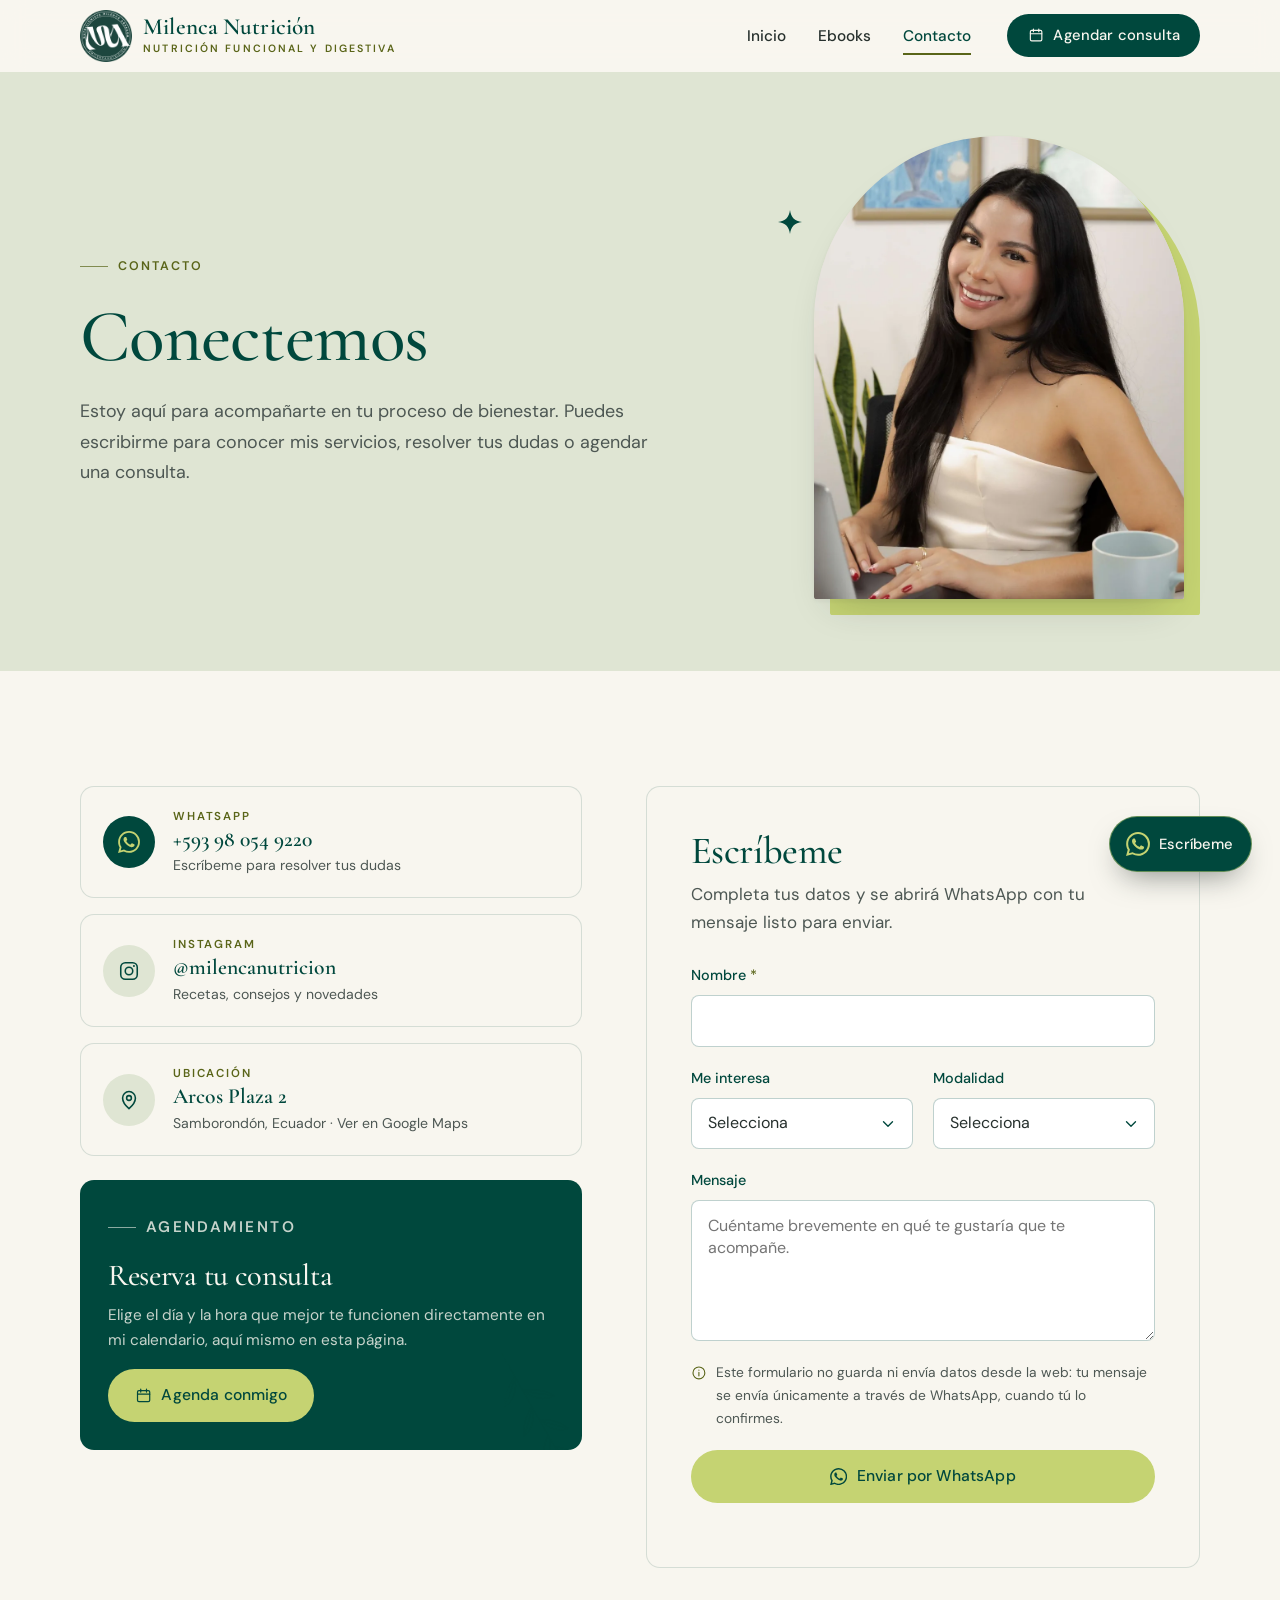
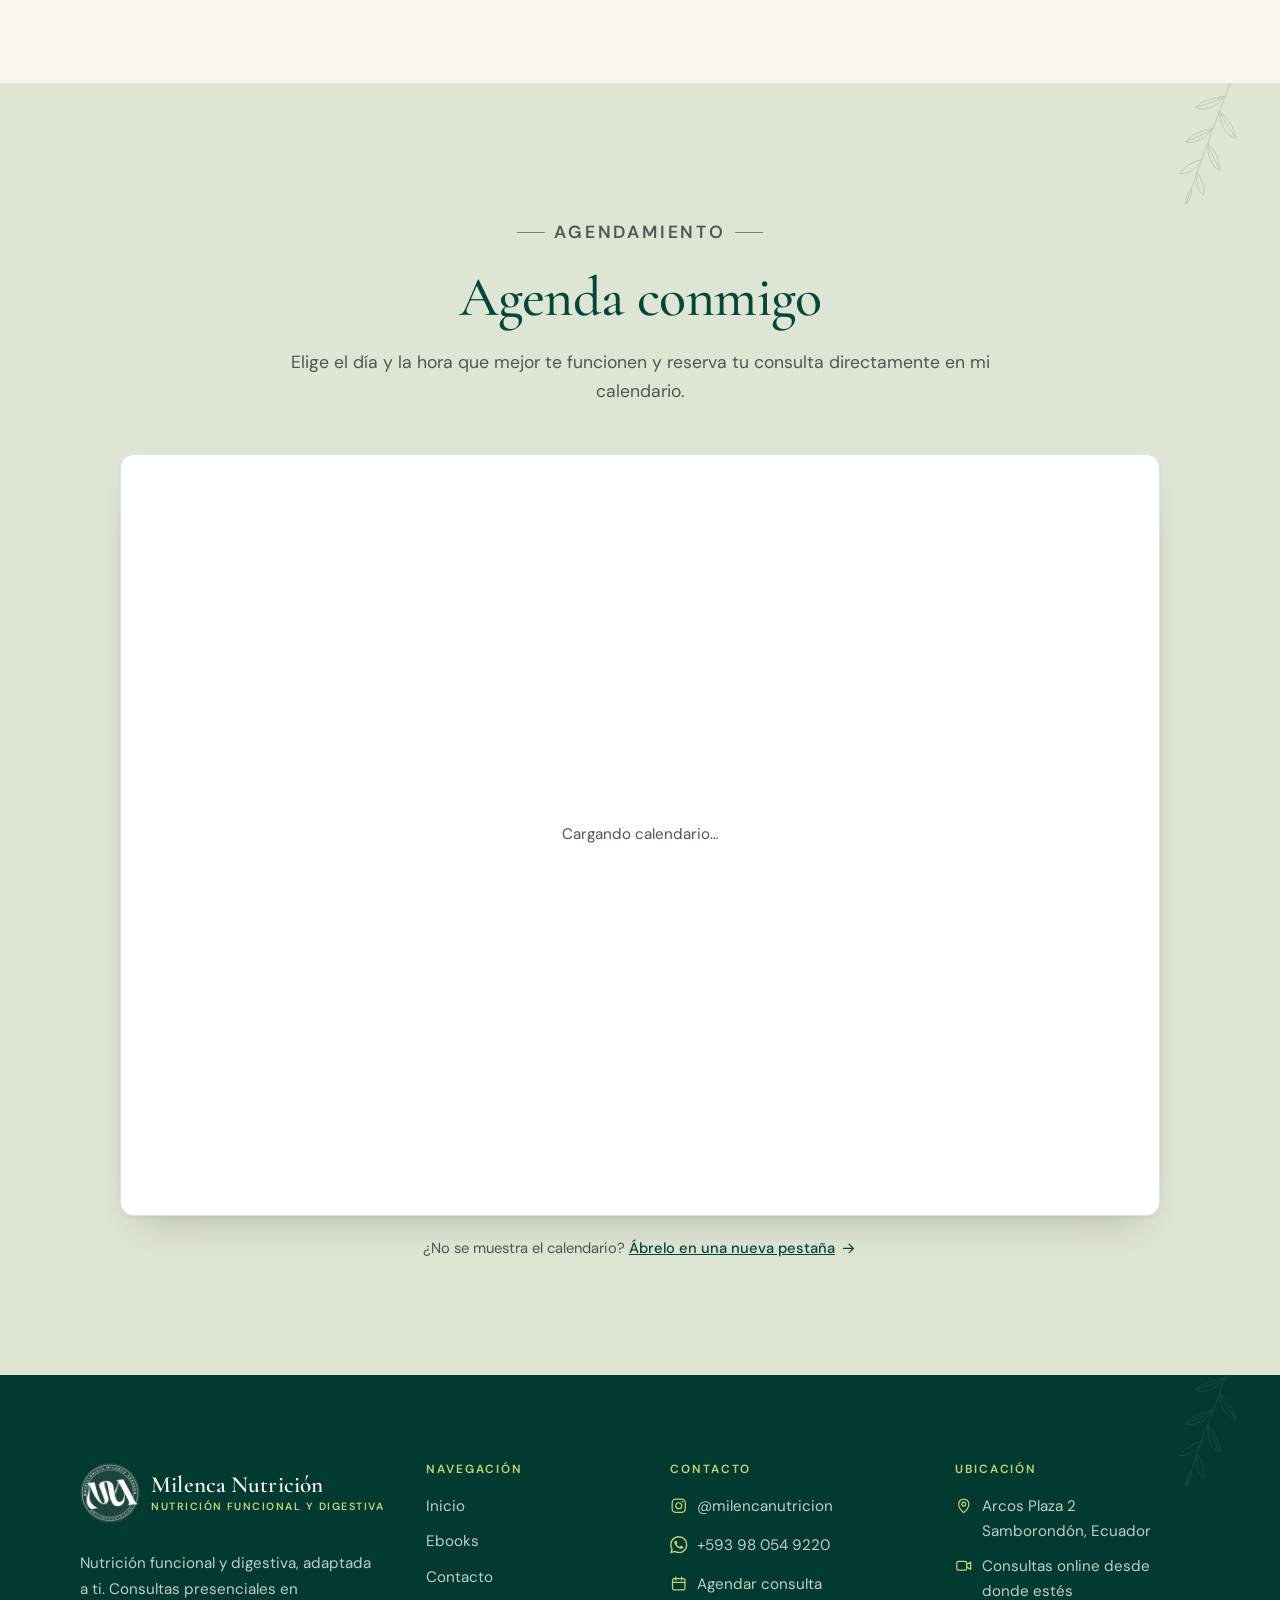
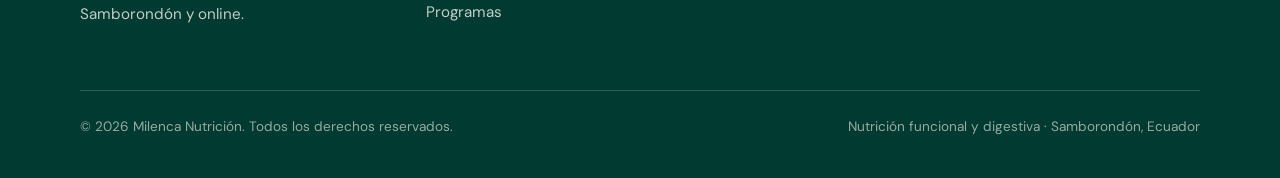
<file: contacto.html>
<!DOCTYPE html>
<html lang="es">
<head>
  <meta charset="utf-8">
  <meta name="viewport" content="width=device-width, initial-scale=1">
  <title>Contacto | Milenca Nutrición · Nutricionista en Samborondón</title>
  <meta name="description" content="Contacta a Milenca Nutrición: consulta nutricional presencial en Arcos Plaza 2, Samborondón, u online. Escríbeme por WhatsApp o agenda tu consulta.">
  <meta name="robots" content="index, follow">
  <meta name="author" content="Milenca Nutrición">
  <meta name="theme-color" content="#00483D">

  <!-- Open Graph / redes sociales.
       Al publicar, puedes reemplazar las rutas relativas de og:image por la URL absoluta
       (ej.: https://usuario.github.io/repositorio/assets/images/general-compartir-enlace.jpg). Ver README. -->
  <meta property="og:type" content="website">
  <meta property="og:locale" content="es_EC">
  <meta property="og:site_name" content="Milenca Nutrición">
  <meta property="og:title" content="Conectemos | Milenca Nutrición">
  <meta property="og:description" content="Contacta a Milenca Nutrición: consulta nutricional presencial en Arcos Plaza 2, Samborondón, u online. Escríbeme por WhatsApp o agenda tu consulta.">
  <meta property="og:image" content="assets/images/general-compartir-enlace.jpg">
  <meta property="og:image:width" content="1200">
  <meta property="og:image:height" content="630">
  <meta property="og:image:alt" content="Milenca Nutrición · Nutrición funcional y digestiva en Samborondón y online">
  <meta name="twitter:card" content="summary_large_image">
  <meta name="twitter:title" content="Conectemos | Milenca Nutrición">
  <meta name="twitter:description" content="Contacta a Milenca Nutrición: consulta nutricional presencial en Arcos Plaza 2, Samborondón, u online. Escríbeme por WhatsApp o agenda tu consulta.">
  <meta name="twitter:image" content="assets/images/general-compartir-enlace.jpg">

  <link rel="icon" href="assets/icons/general-icono-pestana.png" type="image/png">
  <link rel="apple-touch-icon" href="assets/icons/general-icono-celular.png">
  <link rel="manifest" href="assets/icons/site.webmanifest">

  <link rel="preconnect" href="https://fonts.googleapis.com">
  <link rel="preconnect" href="https://fonts.gstatic.com" crossorigin>
  <link rel="stylesheet" href="https://fonts.googleapis.com/css2?family=Cormorant+Garamond:ital,wght@0,500;0,600;1,500&amp;family=DM+Sans:opsz,wght@9..40,400;9..40,500;9..40,600&amp;display=swap">
  <link rel="preload" as="image" href="assets/images/contacto-encabezado.webp" type="image/webp">
  <link rel="stylesheet" href="css/styles.css">
  <script type="application/ld+json">
  {
    "@context": "https://schema.org",
    "@type": "MedicalBusiness",
    "name": "Milenca Nutrición",
    "description": "Nutricionista en Samborondón. Nutrición funcional y digestiva, consulta nutricional presencial y online, y planes nutricionales personalizados.",
    "medicalSpecialty": "DietNutrition",
    "image": "assets/images/general-compartir-enlace.jpg",
    "address": {
      "@type": "PostalAddress",
      "streetAddress": "Arcos Plaza 2",
      "addressLocality": "Samborondón",
      "addressRegion": "Guayas",
      "addressCountry": "EC"
    },
    "areaServed": ["Samborondón", "Guayaquil", "Ecuador", "Online"],
    "sameAs": ["https://www.instagram.com/milencanutricion/"]
  }
  </script>
  <script>document.documentElement.classList.add("js");</script>
  <script src="js/config.js" defer></script>
  <script src="js/main.js" defer></script>
</head><body>
<svg xmlns="http://www.w3.org/2000/svg" style="display:none" aria-hidden="true">
  <symbol id="i-wa" viewBox="0 0 24 24"><path fill="currentColor" d="M17.47 14.38c-.3-.15-1.76-.87-2.03-.97-.27-.1-.47-.15-.67.15-.2.3-.77.97-.94 1.16-.17.2-.35.22-.64.07-.3-.15-1.26-.46-2.39-1.47-.88-.79-1.48-1.76-1.65-2.06-.17-.3-.02-.46.13-.6.13-.14.3-.35.45-.52.15-.17.2-.3.3-.5.1-.2.05-.37-.03-.52-.07-.15-.67-1.61-.91-2.2-.24-.58-.49-.5-.67-.51h-.57c-.2 0-.52.07-.8.37-.27.3-1.04 1.02-1.04 2.48s1.07 2.88 1.21 3.07c.15.2 2.1 3.2 5.08 4.49.71.31 1.26.49 1.7.63.71.22 1.36.19 1.87.12.57-.09 1.76-.72 2-1.41.25-.7.25-1.29.18-1.41-.08-.13-.27-.2-.57-.35zm-5.42 7.4h-.01a9.87 9.87 0 0 1-5.03-1.38l-.36-.21-3.74.98 1-3.65-.24-.37a9.86 9.86 0 0 1-1.51-5.26c0-5.45 4.44-9.88 9.89-9.88 2.64 0 5.12 1.03 6.99 2.9a9.82 9.82 0 0 1 2.89 6.99c0 5.45-4.44 9.88-9.88 9.88zm8.41-18.3A11.82 11.82 0 0 0 12.05 0C5.5 0 .16 5.34.16 11.89c0 2.1.55 4.14 1.59 5.95L.06 24l6.3-1.65a11.88 11.88 0 0 0 5.68 1.45h.01c6.55 0 11.89-5.34 11.89-11.89a11.82 11.82 0 0 0-3.48-8.41z"/></symbol>
  <symbol id="i-ig" viewBox="0 0 24 24"><g fill="none" stroke="currentColor" stroke-width="1.7"><rect x="3" y="3" width="18" height="18" rx="5"/><circle cx="12" cy="12" r="4.1"/></g><circle cx="17.4" cy="6.6" r="1.1" fill="currentColor"/></symbol>
  <symbol id="i-pin" viewBox="0 0 24 24"><g fill="none" stroke="currentColor" stroke-width="1.7" stroke-linecap="round" stroke-linejoin="round"><path d="M12 21.5s-7-6.1-7-11.7a7 7 0 0 1 14 0c0 5.6-7 11.7-7 11.7z"/><circle cx="12" cy="9.8" r="2.6"/></g></symbol>
  <symbol id="i-cal" viewBox="0 0 24 24"><g fill="none" stroke="currentColor" stroke-width="1.7" stroke-linecap="round" stroke-linejoin="round"><rect x="3.5" y="5" width="17" height="15.5" rx="2"/><path d="M3.5 10h17M8 3v4M16 3v4"/></g></symbol>
  <symbol id="i-video" viewBox="0 0 24 24"><g fill="none" stroke="currentColor" stroke-width="1.7" stroke-linecap="round" stroke-linejoin="round"><rect x="2.5" y="6" width="13.5" height="12" rx="2.2"/><path d="m16 10.2 5.5-3.2v10l-5.5-3.2"/></g></symbol>
  <symbol id="i-arrow" viewBox="0 0 24 24"><path fill="none" stroke="currentColor" stroke-width="1.7" stroke-linecap="round" stroke-linejoin="round" d="M5 12h14M13 6l6 6-6 6"/></symbol>
  <symbol id="i-check" viewBox="0 0 24 24"><path fill="none" stroke="currentColor" stroke-width="2" stroke-linecap="round" stroke-linejoin="round" d="m5 12.5 4.5 4.5L19 7.5"/></symbol>
  <symbol id="i-chev" viewBox="0 0 24 24"><path fill="none" stroke="currentColor" stroke-width="1.7" stroke-linecap="round" stroke-linejoin="round" d="m6 9 6 6 6-6"/></symbol>
  <symbol id="i-gift" viewBox="0 0 24 24"><g fill="none" stroke="currentColor" stroke-width="1.7" stroke-linecap="round" stroke-linejoin="round"><rect x="3" y="8" width="18" height="4.5" rx="1"/><path d="M5 12.5V20a1 1 0 0 0 1 1h12a1 1 0 0 0 1-1v-7.5M12 8v13M12 8C10.5 4.5 6.5 4 6.5 6.3 6.5 8 10 8 12 8zm0 0c1.5-3.5 5.5-4 5.5-1.7C17.5 8 14 8 12 8z"/></g></symbol>
  <symbol id="i-info" viewBox="0 0 24 24"><g fill="none" stroke="currentColor" stroke-width="1.7" stroke-linecap="round"><circle cx="12" cy="12" r="9"/><path d="M12 11v5.5M12 7.6v.2"/></g></symbol>
  <symbol id="i-sparkle" viewBox="0 0 24 24"><path fill="currentColor" d="M12 0c.9 7.4 4.6 11.1 12 12-7.4.9-11.1 4.6-12 12-.9-7.4-4.6-11.1-12-12C7.4 11.1 11.1 7.4 12 0z"/></symbol>
  <symbol id="i-branch" viewBox="0 0 100 220"><g fill="none" stroke="currentColor" stroke-width="1.3" stroke-linecap="round" stroke-linejoin="round"><path d="M50 218C49 170 52 110 50 8"/><path d="M50.5 175c11.5-7 27.5-15 35.5-31-16 0-30 12-35.5 31z"/><path d="M51 174c11-12 21-20 33-28"/><path d="M50 152c-12-6-28-14-36-30 16 0 30 12 36 30z"/><path d="M49.5 151c-11-11-22-19-34-27"/><path d="M50.5 125c11.5-7 25.5-17 31.5-33-14 2-27 14-31.5 33z"/><path d="M51 123c10-11 19-20 29-29"/><path d="M50 102c-12-6-24-16-30-32 14 2 26 14 30 32z"/><path d="M49.5 100c-9-10-18-19-28-28"/><path d="M50.5 76c9.5-6 19.5-16 23.5-30-12 3-21 14-23.5 30z"/><path d="M50 56c-9-6-17-15-20-28 11 3 18 13 20 28z"/><path d="M50 30c-4-8-3-16 0-24 3 8 4 16 0 24z"/></g></symbol>
</svg>

<a class="skip-link" href="#contenido">Saltar al contenido</a>

<header class="site-header">
  <div class="container nav">
    <a class="brand" href="index.html" aria-label="Milenca Nutrición, ir al inicio">
      <img class="brand__logo" src="assets/images/inicio-logo.png" width="52" height="52" alt="">
      <span class="brand__text">
        <span class="brand__name">Milenca Nutrición</span>
        <span class="brand__tag">Nutrición funcional y digestiva</span>
      </span>
    </a>

    <button class="nav__toggle" type="button" aria-expanded="false" aria-controls="menu-principal" aria-label="Abrir menú">
      <span class="nav__toggle-bars" aria-hidden="true"><span></span><span></span><span></span></span>
    </button>

    <nav class="nav__menu" id="menu-principal" aria-label="Navegación principal">
      <ul class="nav__links">
        <li><a href="index.html">Inicio</a></li>
        <li><a href="ebooks.html">Ebooks</a></li>
        <li><a href="contacto.html" aria-current="page">Contacto</a></li>
      </ul>
      <a class="btn btn--primary btn--sm" href="#agenda">
        <svg class="icon" aria-hidden="true"><use href="#i-cal"/></svg>
        Agendar consulta
      </a>
    </nav>
  </div>
</header>

<main id="contenido">

  <section class="page-hero page-hero--media" aria-labelledby="contacto-title">
    <div class="container page-hero__grid">
      <div class="page-hero__inner">
        <p class="eyebrow reveal">Contacto</p>
        <h1 id="contacto-title" class="reveal" data-delay="1">Conectemos</h1>
        <p class="lead reveal" data-delay="2">Estoy aquí para acompañarte en tu proceso de bienestar. Puedes escribirme para conocer mis servicios, resolver tus dudas o agendar una consulta.</p>
      </div>
      <div class="page-hero__media reveal" data-delay="2">
        <svg class="sparkle" aria-hidden="true"><use href="#i-sparkle"/></svg>
        <div class="page-hero__frame">
          <!-- ✏️ Imagen del encabezado: assets/images/contacto-encabezado.webp (vertical, mínimo 900 px de ancho) -->
          <img src="assets/images/contacto-encabezado.webp" width="900" height="1600" fetchpriority="high" style="object-position: 50% 62%"
               alt="Milenca sonriendo frente a su computadora en el consultorio">
        </div>
      </div>
    </div>
  </section>

  <section class="section" aria-label="Datos de contacto y formulario">
    <div class="container contact__grid">
      <div>
        <ul class="contact-list">
          <li class="reveal">
            <a class="contact-item contact-item--wa" href="contacto.html" data-wa="general">
              <span class="contact-item__icon"><svg class="icon" aria-hidden="true"><use href="#i-wa"/></svg></span>
              <span>
                <span class="contact-item__label">WhatsApp</span>
                <span class="contact-item__value" data-config="whatsapp.display">+593 98 054 9220</span>
                <span class="contact-item__hint">Escríbeme para resolver tus dudas</span>
              </span>
            </a>
          </li>
          <li class="reveal" data-delay="1">
            <a class="contact-item" href="https://www.instagram.com/milencanutricion/" data-instagram>
              <span class="contact-item__icon"><svg class="icon" aria-hidden="true"><use href="#i-ig"/></svg></span>
              <span>
                <span class="contact-item__label">Instagram</span>
                <span class="contact-item__value">@milencanutricion</span>
                <span class="contact-item__hint">Recetas, consejos y novedades</span>
              </span>
            </a>
          </li>
          <li class="reveal" data-delay="2">
            <a class="contact-item" href="contacto.html" data-maps>
              <span class="contact-item__icon"><svg class="icon" aria-hidden="true"><use href="#i-pin"/></svg></span>
              <span>
                <span class="contact-item__label">Ubicación</span>
                <span class="contact-item__value" data-config="location.line1">Arcos Plaza 2</span>
                <span class="contact-item__hint"><span data-config="location.line2">Samborondón, Ecuador</span> · Ver en Google Maps</span>
              </span>
            </a>
          </li>
        </ul>

        <div class="contact__schedule reveal">
          <svg class="botanical" aria-hidden="true"><use href="#i-branch"/></svg>
          <p class="eyebrow">Agendamiento</p>
          <h2>Reserva tu consulta</h2>
          <p>Elige el día y la hora que mejor te funcionen directamente en mi calendario, aquí mismo en esta página.</p>
          <a class="btn btn--accent" href="#agenda"><svg class="icon" aria-hidden="true"><use href="#i-cal"/></svg> Agenda conmigo</a>
        </div>
      </div>

      <div class="form-card reveal" data-delay="1">
        <h2>Escríbeme</h2>
        <p>Completa tus datos y se abrirá WhatsApp con tu mensaje listo para enviar.</p>
        <form class="form" id="contact-form" novalidate>
          <div class="field">
            <label for="nombre">Nombre <span class="req" aria-hidden="true">*</span></label>
            <input id="nombre" name="nombre" type="text" autocomplete="name" required aria-required="true" aria-describedby="nombre-error">
            <span class="field__error" id="nombre-error" role="alert"></span>
          </div>
          <div class="form__row">
            <div class="field">
              <label for="servicio">Me interesa</label>
              <select id="servicio" name="servicio">
                <option value="">Selecciona</option>
                <option>Método Meta Reset</option>
                <option>Plan Esencial</option>
                <option>Consulta nutricional individual</option>
                <option>Ebooks</option>
                <option>Otra consulta</option>
              </select>
            </div>
            <div class="field">
              <label for="modalidad">Modalidad</label>
              <select id="modalidad" name="modalidad">
                <option value="">Selecciona</option>
                <option>Presencial · Samborondón</option>
                <option>Online</option>
                <option>Aún no lo sé</option>
              </select>
            </div>
          </div>
          <div class="field">
            <label for="mensaje">Mensaje</label>
            <textarea id="mensaje" name="mensaje" rows="5" placeholder="Cuéntame brevemente en qué te gustaría que te acompañe."></textarea>
          </div>
          <p class="form__hint"><svg class="icon" aria-hidden="true"><use href="#i-info"/></svg><span>Este formulario no guarda ni envía datos desde la web: tu mensaje se envía únicamente a través de WhatsApp, cuando tú lo confirmes.</span></p>
          <button class="btn btn--accent btn--block" type="submit"><svg class="icon" aria-hidden="true"><use href="#i-wa"/></svg> Enviar por WhatsApp</button>
          <p class="form__hint" id="form-status" role="status" aria-live="polite"></p>
        </form>
      </div>
    </div>
  </section>

  <!-- ===================== AGENDA CONMIGO (Google Calendar incrustado) ===================== -->
  <section class="section section--sage agenda" id="agenda" aria-labelledby="agenda-title">
    <svg class="botanical" aria-hidden="true"><use href="#i-branch"/></svg>
    <div class="container">
      <div class="section-head section-head--center reveal">
        <p class="eyebrow">Agendamiento</p>
        <h2 id="agenda-title">Agenda conmigo</h2>
        <p>Elige el día y la hora que mejor te funcionen y reserva tu consulta directamente en mi calendario.</p>
      </div>
      <div class="agenda__card reveal">
        <p class="agenda__loading" aria-hidden="true">Cargando calendario…</p>
        <!-- La URL del calendario incrustado se define en js/config.js (calendarEmbedUrl). -->
        <iframe data-calendar-embed title="Calendario de citas de Milenca Nutrición" loading="lazy"></iframe>
      </div>
      <p class="agenda__fallback">¿No se muestra el calendario? <a href="contacto.html" data-calendar>Ábrelo en una nueva pestaña <svg class="icon arrow" aria-hidden="true"><use href="#i-arrow"/></svg></a></p>
    </div>
  </section>

</main>

<footer class="site-footer">
  <svg class="botanical" aria-hidden="true"><use href="#i-branch"/></svg>
  <div class="container">
    <div class="footer__grid">
      <div class="footer__brand">
        <a class="brand" href="index.html" aria-label="Milenca Nutrición, ir al inicio">
          <img class="brand__logo" src="assets/images/inicio-logo.png" width="52" height="52" alt="">
          <span class="brand__text">
            <span class="brand__name">Milenca Nutrición</span>
            <span class="brand__tag">Nutrición funcional y digestiva</span>
          </span>
        </a>
        <p>Nutrición funcional y digestiva, adaptada a ti. Consultas presenciales en Samborondón y online.</p>
      </div>

      <div>
        <h2 class="footer__title">Navegación</h2>
        <ul class="footer__list">
          <li><a href="index.html">Inicio</a></li>
          <li><a href="ebooks.html">Ebooks</a></li>
          <li><a href="contacto.html">Contacto</a></li>
          <li><a href="index.html#planes">Programas</a></li>
        </ul>
      </div>

      <div>
        <h2 class="footer__title">Contacto</h2>
        <ul class="footer__list">
          <li><a href="contacto.html" data-instagram><svg class="icon" aria-hidden="true"><use href="#i-ig"/></svg>@milencanutricion</a></li>
          <li><a href="contacto.html" data-wa="general"><svg class="icon" aria-hidden="true"><use href="#i-wa"/></svg><span data-config="whatsapp.display">+593 98 054 9220</span></a></li>
          <li><a href="#agenda"><svg class="icon" aria-hidden="true"><use href="#i-cal"/></svg>Agendar consulta</a></li>
        </ul>
      </div>

      <div>
        <h2 class="footer__title">Ubicación</h2>
        <ul class="footer__list">
          <li><a href="contacto.html" data-maps><svg class="icon" aria-hidden="true"><use href="#i-pin"/></svg><span><span data-config="location.line1">Arcos Plaza 2</span><br><span data-config="location.line2">Samborondón, Ecuador</span></span></a></li>
          <li><span><svg class="icon" aria-hidden="true"><use href="#i-video"/></svg>Consultas online desde donde estés</span></li>
        </ul>
      </div>
    </div>

    <div class="footer__bottom">
      <p>&copy; <span data-year>2026</span> Milenca Nutrición. Todos los derechos reservados.</p>
      <p>Nutrición funcional y digestiva · Samborondón, Ecuador</p>
    </div>
  </div>
</footer>

<a class="wa-float" href="contacto.html" data-wa="general" aria-label="Escribir a Milenca Nutrición por WhatsApp (se abre en una nueva pestaña)">
  <svg class="icon" aria-hidden="true"><use href="#i-wa"/></svg>
  <span class="wa-float__text" aria-hidden="true">Escríbeme</span>
</a>

</body>
</html>
</file>
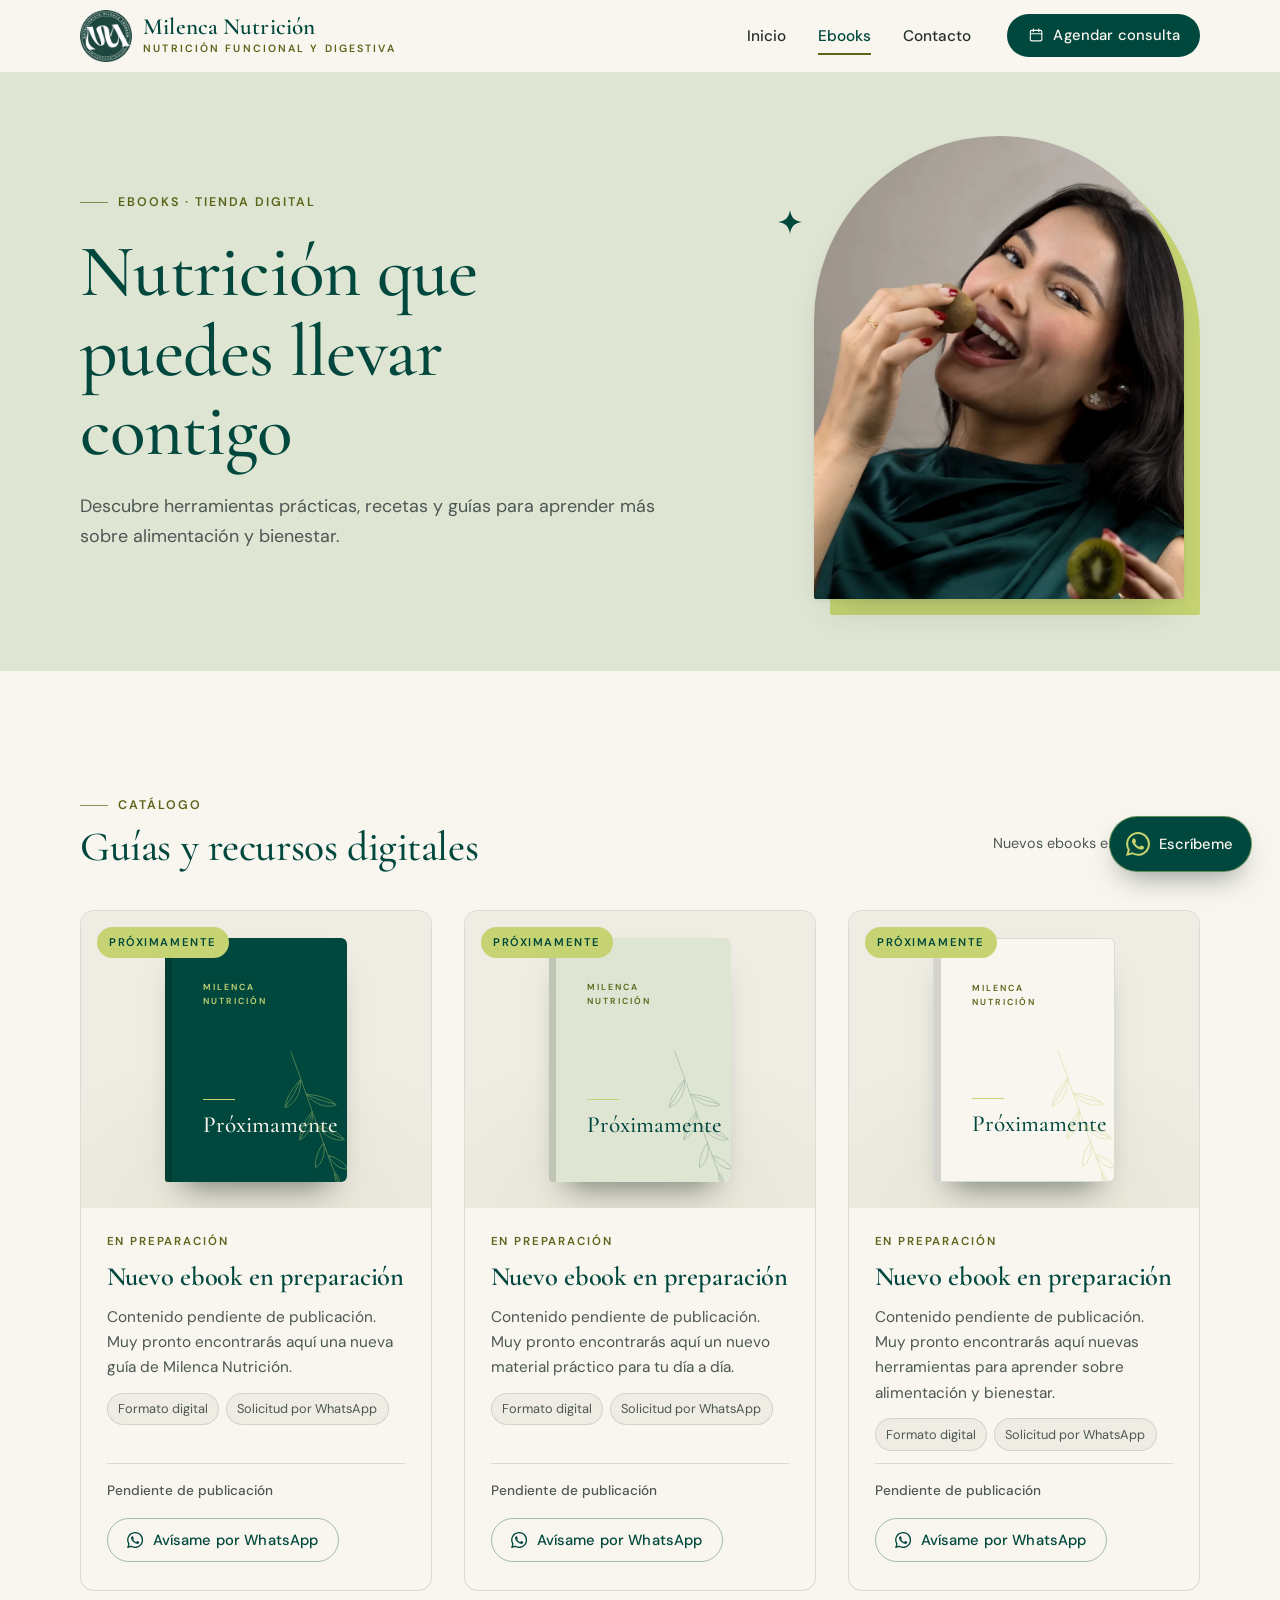
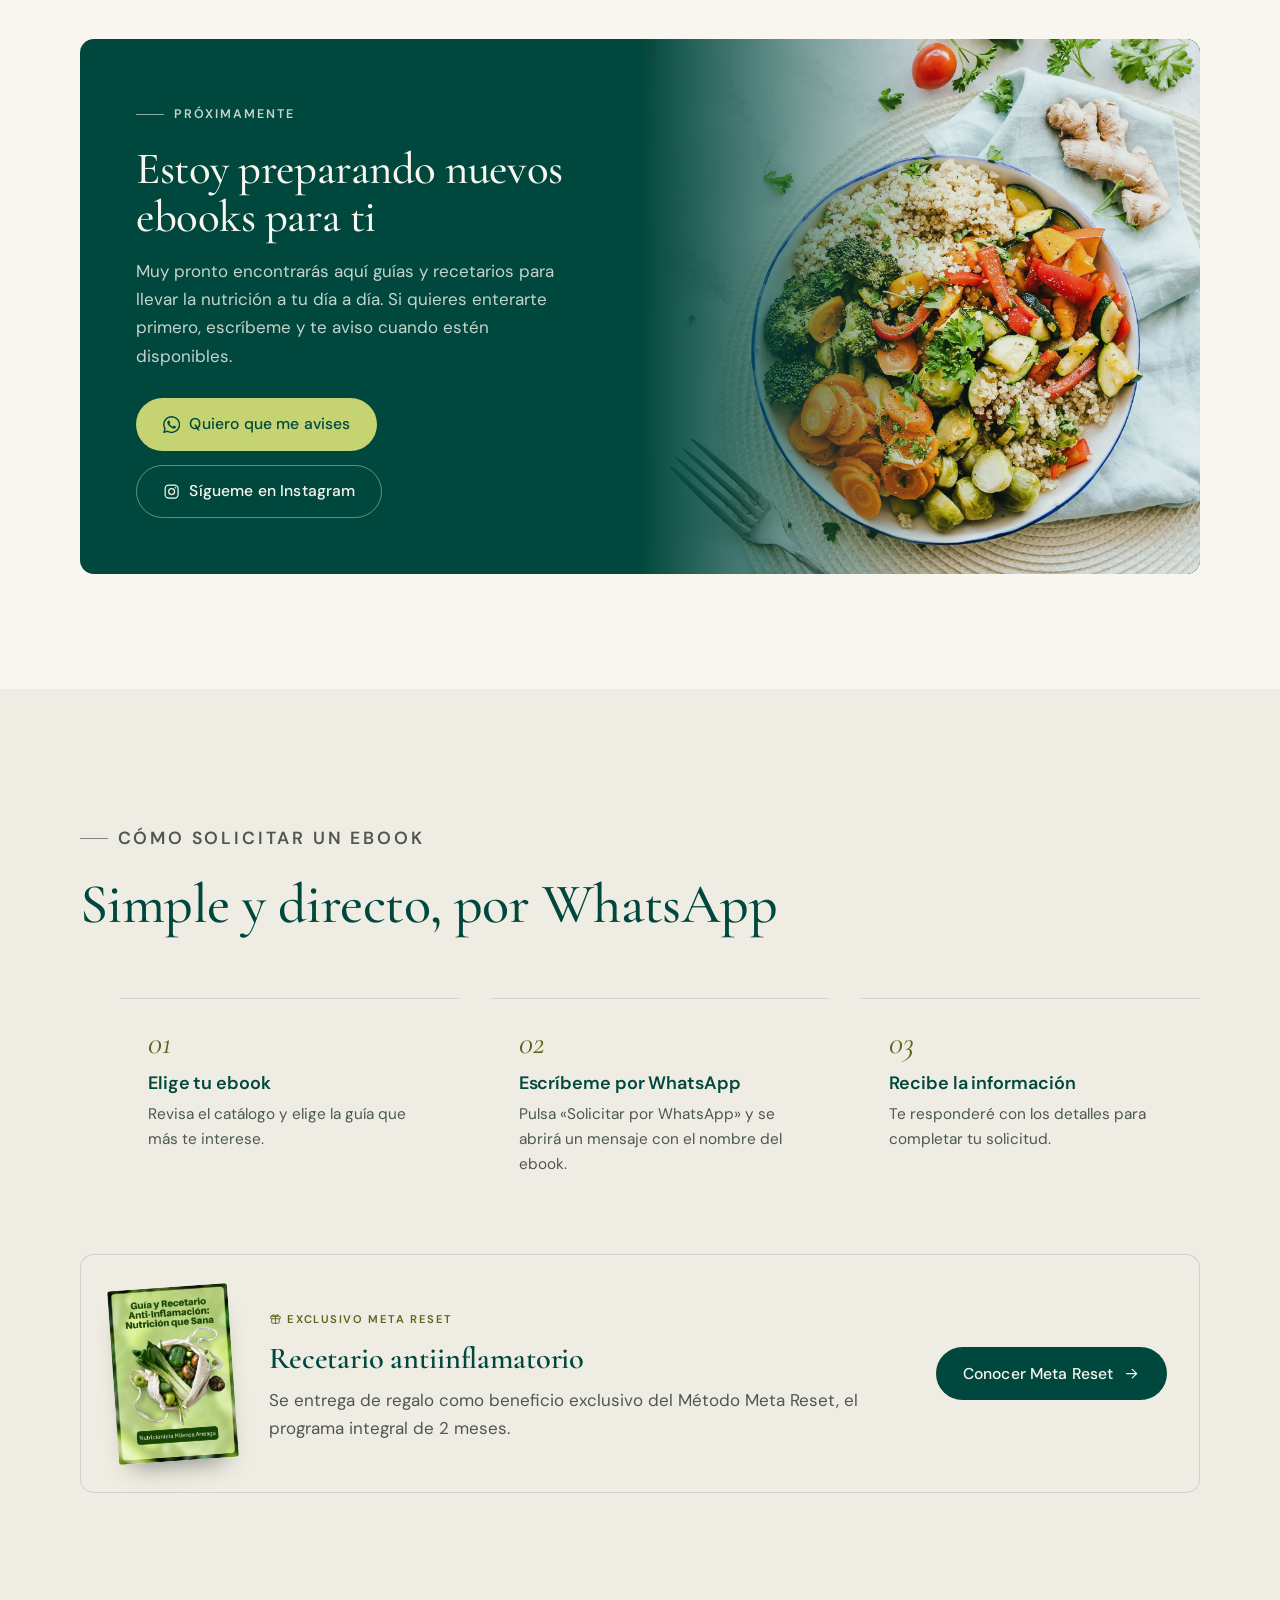
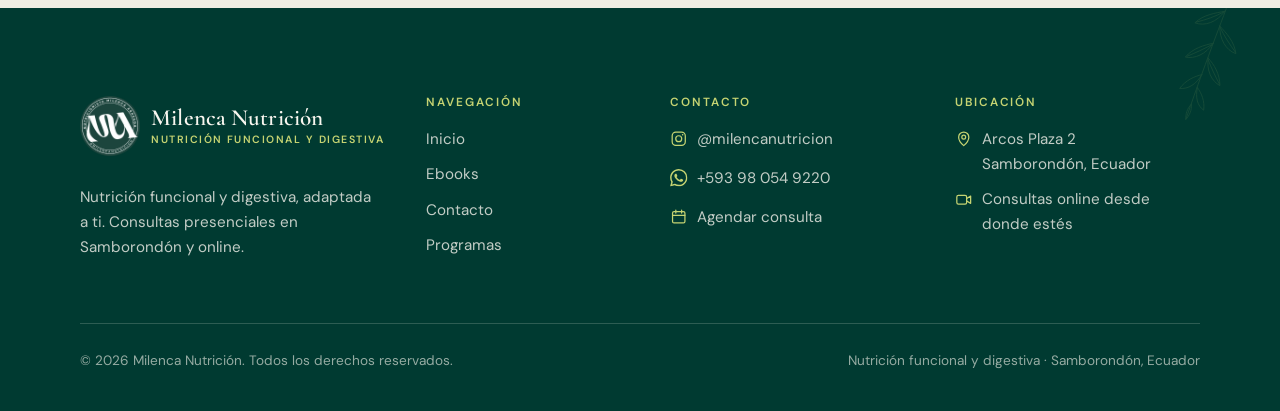
<file: ebooks.html>
<!DOCTYPE html>
<html lang="es">
<head>
  <meta charset="utf-8">
  <meta name="viewport" content="width=device-width, initial-scale=1">
  <title>Ebooks de nutrición | Milenca Nutrición</title>
  <meta name="description" content="Ebooks y guías de Milenca Nutrición: herramientas prácticas, recetas y guías para aprender sobre alimentación, nutrición funcional y bienestar. Solicítalos por WhatsApp.">
  <meta name="robots" content="index, follow">
  <meta name="author" content="Milenca Nutrición">
  <meta name="theme-color" content="#00483D">

  <!-- Open Graph / redes sociales.
       Al publicar, puedes reemplazar las rutas relativas de og:image por la URL absoluta
       (ej.: https://usuario.github.io/repositorio/assets/images/general-compartir-enlace.jpg). Ver README. -->
  <meta property="og:type" content="website">
  <meta property="og:locale" content="es_EC">
  <meta property="og:site_name" content="Milenca Nutrición">
  <meta property="og:title" content="Ebooks · Nutrición que puedes llevar contigo | Milenca Nutrición">
  <meta property="og:description" content="Ebooks y guías de Milenca Nutrición: herramientas prácticas, recetas y guías para aprender sobre alimentación, nutrición funcional y bienestar. Solicítalos por WhatsApp.">
  <meta property="og:image" content="assets/images/general-compartir-enlace.jpg">
  <meta property="og:image:width" content="1200">
  <meta property="og:image:height" content="630">
  <meta property="og:image:alt" content="Milenca Nutrición · Nutrición funcional y digestiva en Samborondón y online">
  <meta name="twitter:card" content="summary_large_image">
  <meta name="twitter:title" content="Ebooks · Nutrición que puedes llevar contigo | Milenca Nutrición">
  <meta name="twitter:description" content="Ebooks y guías de Milenca Nutrición: herramientas prácticas, recetas y guías para aprender sobre alimentación, nutrición funcional y bienestar. Solicítalos por WhatsApp.">
  <meta name="twitter:image" content="assets/images/general-compartir-enlace.jpg">

  <link rel="icon" href="assets/icons/general-icono-pestana.png" type="image/png">
  <link rel="apple-touch-icon" href="assets/icons/general-icono-celular.png">
  <link rel="manifest" href="assets/icons/site.webmanifest">

  <link rel="preconnect" href="https://fonts.googleapis.com">
  <link rel="preconnect" href="https://fonts.gstatic.com" crossorigin>
  <link rel="stylesheet" href="https://fonts.googleapis.com/css2?family=Cormorant+Garamond:ital,wght@0,500;0,600;1,500&amp;family=DM+Sans:opsz,wght@9..40,400;9..40,500;9..40,600&amp;display=swap">
  <link rel="preload" as="image" href="assets/images/ebooks-encabezado.webp" type="image/webp">
  <link rel="stylesheet" href="css/styles.css">
  <script>document.documentElement.classList.add("js");</script>
  <script src="js/config.js" defer></script>
  <script src="js/main.js" defer></script>
  <script src="js/ebooks.js" defer></script>
</head><body>
<svg xmlns="http://www.w3.org/2000/svg" style="display:none" aria-hidden="true">
  <symbol id="i-wa" viewBox="0 0 24 24"><path fill="currentColor" d="M17.47 14.38c-.3-.15-1.76-.87-2.03-.97-.27-.1-.47-.15-.67.15-.2.3-.77.97-.94 1.16-.17.2-.35.22-.64.07-.3-.15-1.26-.46-2.39-1.47-.88-.79-1.48-1.76-1.65-2.06-.17-.3-.02-.46.13-.6.13-.14.3-.35.45-.52.15-.17.2-.3.3-.5.1-.2.05-.37-.03-.52-.07-.15-.67-1.61-.91-2.2-.24-.58-.49-.5-.67-.51h-.57c-.2 0-.52.07-.8.37-.27.3-1.04 1.02-1.04 2.48s1.07 2.88 1.21 3.07c.15.2 2.1 3.2 5.08 4.49.71.31 1.26.49 1.7.63.71.22 1.36.19 1.87.12.57-.09 1.76-.72 2-1.41.25-.7.25-1.29.18-1.41-.08-.13-.27-.2-.57-.35zm-5.42 7.4h-.01a9.87 9.87 0 0 1-5.03-1.38l-.36-.21-3.74.98 1-3.65-.24-.37a9.86 9.86 0 0 1-1.51-5.26c0-5.45 4.44-9.88 9.89-9.88 2.64 0 5.12 1.03 6.99 2.9a9.82 9.82 0 0 1 2.89 6.99c0 5.45-4.44 9.88-9.88 9.88zm8.41-18.3A11.82 11.82 0 0 0 12.05 0C5.5 0 .16 5.34.16 11.89c0 2.1.55 4.14 1.59 5.95L.06 24l6.3-1.65a11.88 11.88 0 0 0 5.68 1.45h.01c6.55 0 11.89-5.34 11.89-11.89a11.82 11.82 0 0 0-3.48-8.41z"/></symbol>
  <symbol id="i-ig" viewBox="0 0 24 24"><g fill="none" stroke="currentColor" stroke-width="1.7"><rect x="3" y="3" width="18" height="18" rx="5"/><circle cx="12" cy="12" r="4.1"/></g><circle cx="17.4" cy="6.6" r="1.1" fill="currentColor"/></symbol>
  <symbol id="i-pin" viewBox="0 0 24 24"><g fill="none" stroke="currentColor" stroke-width="1.7" stroke-linecap="round" stroke-linejoin="round"><path d="M12 21.5s-7-6.1-7-11.7a7 7 0 0 1 14 0c0 5.6-7 11.7-7 11.7z"/><circle cx="12" cy="9.8" r="2.6"/></g></symbol>
  <symbol id="i-cal" viewBox="0 0 24 24"><g fill="none" stroke="currentColor" stroke-width="1.7" stroke-linecap="round" stroke-linejoin="round"><rect x="3.5" y="5" width="17" height="15.5" rx="2"/><path d="M3.5 10h17M8 3v4M16 3v4"/></g></symbol>
  <symbol id="i-video" viewBox="0 0 24 24"><g fill="none" stroke="currentColor" stroke-width="1.7" stroke-linecap="round" stroke-linejoin="round"><rect x="2.5" y="6" width="13.5" height="12" rx="2.2"/><path d="m16 10.2 5.5-3.2v10l-5.5-3.2"/></g></symbol>
  <symbol id="i-arrow" viewBox="0 0 24 24"><path fill="none" stroke="currentColor" stroke-width="1.7" stroke-linecap="round" stroke-linejoin="round" d="M5 12h14M13 6l6 6-6 6"/></symbol>
  <symbol id="i-check" viewBox="0 0 24 24"><path fill="none" stroke="currentColor" stroke-width="2" stroke-linecap="round" stroke-linejoin="round" d="m5 12.5 4.5 4.5L19 7.5"/></symbol>
  <symbol id="i-chev" viewBox="0 0 24 24"><path fill="none" stroke="currentColor" stroke-width="1.7" stroke-linecap="round" stroke-linejoin="round" d="m6 9 6 6 6-6"/></symbol>
  <symbol id="i-gift" viewBox="0 0 24 24"><g fill="none" stroke="currentColor" stroke-width="1.7" stroke-linecap="round" stroke-linejoin="round"><rect x="3" y="8" width="18" height="4.5" rx="1"/><path d="M5 12.5V20a1 1 0 0 0 1 1h12a1 1 0 0 0 1-1v-7.5M12 8v13M12 8C10.5 4.5 6.5 4 6.5 6.3 6.5 8 10 8 12 8zm0 0c1.5-3.5 5.5-4 5.5-1.7C17.5 8 14 8 12 8z"/></g></symbol>
  <symbol id="i-info" viewBox="0 0 24 24"><g fill="none" stroke="currentColor" stroke-width="1.7" stroke-linecap="round"><circle cx="12" cy="12" r="9"/><path d="M12 11v5.5M12 7.6v.2"/></g></symbol>
  <symbol id="i-sparkle" viewBox="0 0 24 24"><path fill="currentColor" d="M12 0c.9 7.4 4.6 11.1 12 12-7.4.9-11.1 4.6-12 12-.9-7.4-4.6-11.1-12-12C7.4 11.1 11.1 7.4 12 0z"/></symbol>
  <symbol id="i-branch" viewBox="0 0 100 220"><g fill="none" stroke="currentColor" stroke-width="1.3" stroke-linecap="round" stroke-linejoin="round"><path d="M50 218C49 170 52 110 50 8"/><path d="M50.5 175c11.5-7 27.5-15 35.5-31-16 0-30 12-35.5 31z"/><path d="M51 174c11-12 21-20 33-28"/><path d="M50 152c-12-6-28-14-36-30 16 0 30 12 36 30z"/><path d="M49.5 151c-11-11-22-19-34-27"/><path d="M50.5 125c11.5-7 25.5-17 31.5-33-14 2-27 14-31.5 33z"/><path d="M51 123c10-11 19-20 29-29"/><path d="M50 102c-12-6-24-16-30-32 14 2 26 14 30 32z"/><path d="M49.5 100c-9-10-18-19-28-28"/><path d="M50.5 76c9.5-6 19.5-16 23.5-30-12 3-21 14-23.5 30z"/><path d="M50 56c-9-6-17-15-20-28 11 3 18 13 20 28z"/><path d="M50 30c-4-8-3-16 0-24 3 8 4 16 0 24z"/></g></symbol>
</svg>

<a class="skip-link" href="#contenido">Saltar al contenido</a>

<header class="site-header">
  <div class="container nav">
    <a class="brand" href="index.html" aria-label="Milenca Nutrición, ir al inicio">
      <img class="brand__logo" src="assets/images/inicio-logo.png" width="52" height="52" alt="">
      <span class="brand__text">
        <span class="brand__name">Milenca Nutrición</span>
        <span class="brand__tag">Nutrición funcional y digestiva</span>
      </span>
    </a>

    <button class="nav__toggle" type="button" aria-expanded="false" aria-controls="menu-principal" aria-label="Abrir menú">
      <span class="nav__toggle-bars" aria-hidden="true"><span></span><span></span><span></span></span>
    </button>

    <nav class="nav__menu" id="menu-principal" aria-label="Navegación principal">
      <ul class="nav__links">
        <li><a href="index.html">Inicio</a></li>
        <li><a href="ebooks.html" aria-current="page">Ebooks</a></li>
        <li><a href="contacto.html">Contacto</a></li>
      </ul>
      <a class="btn btn--primary btn--sm" href="index.html#agenda">
        <svg class="icon" aria-hidden="true"><use href="#i-cal"/></svg>
        Agendar consulta
      </a>
    </nav>
  </div>
</header>

<main id="contenido">

  <section class="page-hero page-hero--media" aria-labelledby="ebooks-title">
    <div class="container page-hero__grid">
      <div class="page-hero__inner">
        <p class="eyebrow reveal">Ebooks · Tienda digital</p>
        <h1 id="ebooks-title" class="reveal" data-delay="1">Nutrición que puedes llevar contigo</h1>
        <p class="lead reveal" data-delay="2">Descubre herramientas prácticas, recetas y guías para aprender más sobre alimentación y bienestar.</p>
      </div>
      <div class="page-hero__media reveal" data-delay="2">
        <svg class="sparkle" aria-hidden="true"><use href="#i-sparkle"/></svg>
        <div class="page-hero__frame">
          <!-- ✏️ Imagen del encabezado: assets/images/ebooks-encabezado.webp (vertical, mínimo 900 px de ancho) -->
          <img src="assets/images/ebooks-encabezado.webp" width="900" height="1350" fetchpriority="high" style="object-position: 50% 30%"
               alt="Milenca sonriendo mientras come un kiwi">
        </div>
      </div>
    </div>
  </section>

  <section class="section" aria-labelledby="catalogo-title">
    <div class="container">
      <div class="catalog__toolbar reveal">
        <div>
          <p class="eyebrow" style="margin-bottom:.6rem">Catálogo</p>
          <h2 id="catalogo-title">Guías y recursos digitales</h2>
        </div>
        <p class="catalog__count" id="catalog-count" aria-live="polite"></p>
      </div>

      <!-- Las tarjetas se generan desde js/ebooks.js (edita allí la lista EBOOKS). -->
      <div class="catalog__grid" id="catalog-grid">
        <noscript><p>Activa JavaScript para ver el catálogo o escríbeme por WhatsApp para conocer los ebooks disponibles.</p></noscript>
      </div>

      <div class="coming reveal" id="coming-soon">
        <div class="coming__content">
          <p class="eyebrow">Próximamente</p>
          <h2>Estoy preparando nuevos ebooks para ti</h2>
          <p>Muy pronto encontrarás aquí guías y recetarios para llevar la nutrición a tu día a día. Si quieres enterarte primero, escríbeme y te aviso cuando estén disponibles.</p>
          <div class="btn-row" style="margin-top:1.75rem">
            <a class="btn btn--accent" href="contacto.html" data-wa="ebooksNews"><svg class="icon" aria-hidden="true"><use href="#i-wa"/></svg> Quiero que me avises</a>
            <a class="btn btn--light" href="contacto.html" data-instagram><svg class="icon" aria-hidden="true"><use href="#i-ig"/></svg> Sígueme en Instagram</a>
          </div>
        </div>
        <div class="coming__media">
          <img src="assets/images/ebooks-proximamente.webp" width="1800" height="1800" loading="lazy" decoding="async"
               alt="Bowl de quinoa con verduras y hierbas frescas">
        </div>
      </div>
    </div>
  </section>

  <section class="section section--cream2" aria-labelledby="como-title">
    <div class="container">
      <div class="section-head reveal">
        <p class="eyebrow">Cómo solicitar un ebook</p>
        <h2 id="como-title">Simple y directo, por WhatsApp</h2>
      </div>
      <ol class="how">
        <li class="reveal"><h3>Elige tu ebook</h3><p>Revisa el catálogo y elige la guía que más te interese.</p></li>
        <li class="reveal" data-delay="1"><h3>Escríbeme por WhatsApp</h3><p>Pulsa «Solicitar por WhatsApp» y se abrirá un mensaje con el nombre del ebook.</p></li>
        <li class="reveal" data-delay="2"><h3>Recibe la información</h3><p>Te responderé con los detalles para completar tu solicitud.</p></li>
      </ol>

      <div class="gift-banner reveal">
        <div class="gift-banner__cover">
          <img src="assets/images/ebooks-recetario.webp" width="705" height="1020" loading="lazy" decoding="async"
               alt="Portada de la Guía y Recetario Anti-Inflamación de la nutricionista Milenca Arreaga">
        </div>
        <div>
          <span class="gift__label"><svg class="icon" aria-hidden="true"><use href="#i-gift"/></svg> Exclusivo Meta Reset</span>
          <h3>Recetario antiinflamatorio</h3>
          <p>Se entrega de regalo como beneficio exclusivo del Método Meta Reset, el programa integral de 2 meses.</p>
        </div>
        <a class="btn btn--primary" href="index.html#meta-reset">Conocer Meta Reset <svg class="icon arrow" aria-hidden="true"><use href="#i-arrow"/></svg></a>
      </div>
    </div>
  </section>

</main>

<footer class="site-footer">
  <svg class="botanical" aria-hidden="true"><use href="#i-branch"/></svg>
  <div class="container">
    <div class="footer__grid">
      <div class="footer__brand">
        <a class="brand" href="index.html" aria-label="Milenca Nutrición, ir al inicio">
          <img class="brand__logo" src="assets/images/inicio-logo.png" width="52" height="52" alt="">
          <span class="brand__text">
            <span class="brand__name">Milenca Nutrición</span>
            <span class="brand__tag">Nutrición funcional y digestiva</span>
          </span>
        </a>
        <p>Nutrición funcional y digestiva, adaptada a ti. Consultas presenciales en Samborondón y online.</p>
      </div>

      <div>
        <h2 class="footer__title">Navegación</h2>
        <ul class="footer__list">
          <li><a href="index.html">Inicio</a></li>
          <li><a href="ebooks.html">Ebooks</a></li>
          <li><a href="contacto.html">Contacto</a></li>
          <li><a href="index.html#planes">Programas</a></li>
        </ul>
      </div>

      <div>
        <h2 class="footer__title">Contacto</h2>
        <ul class="footer__list">
          <li><a href="contacto.html" data-instagram><svg class="icon" aria-hidden="true"><use href="#i-ig"/></svg>@milencanutricion</a></li>
          <li><a href="contacto.html" data-wa="general"><svg class="icon" aria-hidden="true"><use href="#i-wa"/></svg><span data-config="whatsapp.display">+593 98 054 9220</span></a></li>
          <li><a href="index.html#agenda"><svg class="icon" aria-hidden="true"><use href="#i-cal"/></svg>Agendar consulta</a></li>
        </ul>
      </div>

      <div>
        <h2 class="footer__title">Ubicación</h2>
        <ul class="footer__list">
          <li><a href="contacto.html" data-maps><svg class="icon" aria-hidden="true"><use href="#i-pin"/></svg><span><span data-config="location.line1">Arcos Plaza 2</span><br><span data-config="location.line2">Samborondón, Ecuador</span></span></a></li>
          <li><span><svg class="icon" aria-hidden="true"><use href="#i-video"/></svg>Consultas online desde donde estés</span></li>
        </ul>
      </div>
    </div>

    <div class="footer__bottom">
      <p>&copy; <span data-year>2026</span> Milenca Nutrición. Todos los derechos reservados.</p>
      <p>Nutrición funcional y digestiva · Samborondón, Ecuador</p>
    </div>
  </div>
</footer>

<a class="wa-float" href="contacto.html" data-wa="general" aria-label="Escribir a Milenca Nutrición por WhatsApp (se abre en una nueva pestaña)">
  <svg class="icon" aria-hidden="true"><use href="#i-wa"/></svg>
  <span class="wa-float__text" aria-hidden="true">Escríbeme</span>
</a>

</body>
</html>
</file>
<file: css/styles.css>
/* =========================================================================
   MILENCA NUTRICIÓN · Hoja de estilos
   Índice:
   1. Tokens   2. Base   3. Utilidades   4. Botones   5. Header / Nav
   6. Hero     7. Pilares   8. Sobre Milenca   9. Programas / Meta Reset
   10. Planes  11. Comparativa   12. Modalidades   13. CTA final
   14. Páginas internas (Ebooks / Contacto)   15. Footer   16. WhatsApp flotante
   17. Animaciones   18. Responsive
   ========================================================================= */

/* 1. TOKENS --------------------------------------------------------------- */
:root {
  --petrol: #00483d;
  --petrol-deep: #003a31;
  --petrol-soft: #1b5f54;
  --olive: #c5d372;
  --olive-ink: #5a6519;      /* tono oscuro del acento, para texto sobre fondos claros (AA) */
  --olive-tint: #eef2d3;
  --cream: #f8f6ef;
  --cream-2: #efede3;
  --cream-3: #e6e3d5;
  --sage: #dfe5d3;           /* verde suave inspirado en el recetario */
  --ink: #26302d;
  --ink-soft: #4d5753;
  --white: #ffffff;
  --line: rgba(0, 72, 61, 0.14);
  --line-light: rgba(248, 246, 239, 0.18);

  --font-serif: "Cormorant Garamond", "Iowan Old Style", Georgia, serif;
  --font-sans: "DM Sans", system-ui, -apple-system, "Segoe UI", Roboto, sans-serif;

  --radius-sm: 4px;
  --radius: 8px;
  --radius-lg: 14px;
  --shadow-soft: 0 1px 2px rgba(38, 48, 45, 0.04), 0 8px 24px -12px rgba(38, 48, 45, 0.16);
  --shadow-lift: 0 2px 4px rgba(38, 48, 45, 0.05), 0 20px 40px -20px rgba(38, 48, 45, 0.28);

  --container: 1200px;
  --gutter: clamp(1rem, 4vw, 2.5rem);
  --section-y: clamp(4.5rem, 9vw, 8rem);
  --header-h: 72px;
  --ease: cubic-bezier(0.22, 0.61, 0.36, 1);
}

/* 2. BASE ----------------------------------------------------------------- */
*, *::before, *::after { box-sizing: border-box; }
html { -webkit-text-size-adjust: 100%; scroll-behavior: smooth; scroll-padding-top: calc(var(--header-h) + 16px); }
body {
  margin: 0;
  background: var(--cream);
  color: var(--ink);
  font-family: var(--font-sans);
  font-size: 1.0625rem;
  line-height: 1.65;
  -webkit-font-smoothing: antialiased;
  text-rendering: optimizeLegibility;
  overflow-x: hidden;
  overflow-x: clip;
}
[hidden] { display: none !important; }
img { max-width: 100%; display: block; height: auto; }
a { color: inherit; }
h1, h2, h3, h4 { margin: 0; color: var(--petrol); font-weight: 600; }
h1, h2 { font-family: var(--font-serif); font-weight: 500; letter-spacing: -0.01em; line-height: 1.08; }
h3 { font-family: var(--font-sans); font-size: 1.125rem; line-height: 1.35; letter-spacing: -0.005em; }
p { margin: 0 0 1em; }
ul { margin: 0; padding: 0; }
em { font-style: italic; }
button, input, select, textarea { font: inherit; color: inherit; }
::selection { background: var(--olive); color: var(--petrol); }
:focus-visible { outline: 2px solid var(--olive-ink); outline-offset: 3px; border-radius: 2px; }
.section--dark :focus-visible, .site-footer :focus-visible { outline-color: var(--olive); }

.skip-link {
  position: absolute; left: 1rem; top: -100px; z-index: 200;
  background: var(--petrol); color: var(--cream); padding: .75rem 1.25rem; border-radius: var(--radius);
  text-decoration: none; font-weight: 500;
}
.skip-link:focus { top: 1rem; }

.visually-hidden {
  position: absolute !important; width: 1px; height: 1px; padding: 0; margin: -1px;
  overflow: hidden; clip: rect(0 0 0 0); white-space: nowrap; border: 0;
}

/* 3. UTILIDADES ----------------------------------------------------------- */
.container { width: 100%; max-width: var(--container); margin-inline: auto; padding-inline: var(--gutter); }
.section { padding-block: var(--section-y); position: relative; }
.section--cream2 { background: var(--cream-2); }
.section--sage { background: var(--sage); }
.section--dark { background: var(--petrol); color: var(--cream); }
.section--dark h2, .section--dark h3 { color: var(--cream); }

.eyebrow {
  display: inline-flex; align-items: center; gap: .6rem;
  font-size: .78rem; font-weight: 600; letter-spacing: .16em; text-transform: uppercase;
  color: var(--olive-ink); margin-bottom: 1.25rem;
}
.eyebrow::before { content: ""; width: 28px; height: 1px; background: currentColor; opacity: .7; }
.section--dark .eyebrow { color: var(--olive); }

.section-head { max-width: 720px; margin-bottom: clamp(2.5rem, 5vw, 4rem); }
.section-head--center { margin-inline: auto; text-align: center; }
.section-head--center .eyebrow::after { content: ""; width: 28px; height: 1px; background: currentColor; opacity: .7; }
.section-head h2 { font-size: clamp(2.2rem, 4.6vw, 3.5rem); }
.section-head p { margin-top: 1.25rem; color: var(--ink-soft); font-size: 1.1rem; }
.section--dark .section-head p { color: rgba(248, 246, 239, 0.78); }

.lead { font-size: clamp(1.08rem, 1.4vw, 1.2rem); color: var(--ink-soft); line-height: 1.7; }
.serif-accent { font-family: var(--font-serif); font-style: italic; font-weight: 500; }
.text-olive { color: var(--olive-ink); }

.sparkle { width: 18px; height: 18px; color: var(--olive); flex: none; }
.icon { width: 1.15em; height: 1.15em; flex: none; fill: currentColor; }
.icon--stroke { fill: none; stroke: currentColor; stroke-width: 1.6; stroke-linecap: round; stroke-linejoin: round; }

.botanical { position: absolute; pointer-events: none; color: var(--petrol); opacity: .16; }
.section--dark .botanical { color: var(--olive); opacity: .22; }

/* Lista con viñeta de hoja */
.check-list { list-style: none; display: grid; gap: .8rem; }
.check-list li { position: relative; padding-left: 1.9rem; line-height: 1.55; }
.check-list li::before {
  content: ""; position: absolute; left: 0; top: .3em; width: 1.05rem; height: 1.05rem;
  background: var(--olive-ink);
  -webkit-mask: url("data:image/svg+xml,%3Csvg xmlns='http://www.w3.org/2000/svg' viewBox='0 0 24 24'%3E%3Cpath d='M20 4C10 4 4 9 4 17c0 1 .1 2 .3 3 .7-4 3.6-8 9.7-10-4.5 2.6-7 6-7.8 10.2C14.6 20.5 20 14 20 4z'/%3E%3C/svg%3E") center / contain no-repeat;
          mask: url("data:image/svg+xml,%3Csvg xmlns='http://www.w3.org/2000/svg' viewBox='0 0 24 24'%3E%3Cpath d='M20 4C10 4 4 9 4 17c0 1 .1 2 .3 3 .7-4 3.6-8 9.7-10-4.5 2.6-7 6-7.8 10.2C14.6 20.5 20 14 20 4z'/%3E%3C/svg%3E") center / contain no-repeat;
}
.check-list strong { font-weight: 600; color: var(--petrol); }
.section--dark .check-list strong, .stage .check-list strong { color: inherit; }

/* 4. BOTONES -------------------------------------------------------------- */
.btn {
  display: inline-flex; align-items: center; justify-content: center; gap: .6rem;
  min-height: 50px; padding: .8rem 1.6rem;
  border-radius: 999px; border: 1px solid transparent;
  font-family: var(--font-sans); font-size: .98rem; font-weight: 500; letter-spacing: .01em;
  text-decoration: none; cursor: pointer; white-space: nowrap;
  transition: background-color .3s var(--ease), color .3s var(--ease), border-color .3s var(--ease), transform .3s var(--ease), box-shadow .3s var(--ease);
}
.btn .icon { width: 1.1em; height: 1.1em; }
.btn .arrow { transition: transform .3s var(--ease); }
.btn:hover .arrow { transform: translateX(4px); }
.btn:active { transform: translateY(1px); }

.btn--primary { background: var(--petrol); color: var(--cream); }
.btn--primary:hover { background: var(--petrol-deep); box-shadow: 0 10px 24px -14px rgba(0, 72, 61, .8); }
.btn--accent { background: var(--olive); color: var(--petrol); }
.btn--accent:hover { background: #d2de88; box-shadow: 0 10px 24px -14px rgba(90, 101, 25, .9); }
.btn--ghost { background: transparent; color: var(--petrol); border-color: rgba(0, 72, 61, .35); }
.btn--ghost:hover { border-color: var(--petrol); background: rgba(0, 72, 61, .05); }
.btn--light { background: transparent; color: var(--cream); border-color: rgba(248, 246, 239, .4); }
.btn--light:hover { border-color: var(--cream); background: rgba(248, 246, 239, .08); }
.btn--cream { background: var(--cream); color: var(--petrol); }
.btn--cream:hover { background: var(--white); }
.btn--sm { min-height: 42px; padding: .55rem 1.2rem; font-size: .92rem; }
.btn--block { width: 100%; }
.btn[aria-disabled="true"] { opacity: .55; pointer-events: none; }

.btn-row { display: flex; flex-wrap: wrap; gap: .85rem; align-items: center; }

.text-link {
  display: inline-flex; align-items: center; gap: .45rem; font-weight: 500; color: var(--petrol);
  text-decoration: none; border-bottom: 1px solid rgba(0, 72, 61, .3); padding-bottom: 2px;
  transition: border-color .3s var(--ease), gap .3s var(--ease);
}
.text-link:hover { border-color: var(--petrol); gap: .7rem; }

/* 5. HEADER / NAV --------------------------------------------------------- */
.site-header {
  position: sticky; top: 0; z-index: 100; height: var(--header-h);
  background: rgba(248, 246, 239, .86);
  -webkit-backdrop-filter: saturate(140%) blur(12px); backdrop-filter: saturate(140%) blur(12px);
  border-bottom: 1px solid transparent;
  transition: border-color .3s var(--ease), box-shadow .3s var(--ease);
}
.site-header.is-scrolled { border-bottom-color: var(--line); box-shadow: 0 6px 24px -20px rgba(38, 48, 45, .4); }
.nav { height: 100%; display: flex; align-items: center; justify-content: space-between; gap: 1.5rem; }

.brand { display: inline-flex; align-items: center; gap: .7rem; text-decoration: none; color: var(--petrol); }
.brand__logo { width: 52px; height: 52px; flex: none; object-fit: contain; }
.brand__text { display: flex; flex-direction: column; line-height: 1; }
.brand__name { font-family: var(--font-serif); font-size: 1.45rem; font-weight: 600; letter-spacing: .005em; }
.brand__tag { font-size: .66rem; letter-spacing: .2em; text-transform: uppercase; color: var(--olive-ink); margin-top: .3rem; font-weight: 600; }

.nav__menu { display: flex; align-items: center; gap: 2.25rem; }
.nav__links { display: flex; gap: 2rem; list-style: none; }
.nav__links a {
  position: relative; text-decoration: none; font-size: .96rem; font-weight: 500; color: var(--ink); padding: .4rem 0;
}
.nav__links a::after {
  content: ""; position: absolute; left: 0; right: 0; bottom: -2px; height: 2px; background: var(--olive-ink);
  transform: scaleX(0); transform-origin: left; transition: transform .35s var(--ease);
}
.nav__links a:hover::after, .nav__links a[aria-current="page"]::after { transform: scaleX(1); }
.nav__links a[aria-current="page"] { color: var(--petrol); }

.nav__toggle {
  display: none; width: 46px; height: 46px; border: 1px solid var(--line); border-radius: 50%;
  background: transparent; cursor: pointer; align-items: center; justify-content: center; padding: 0;
}
.nav__toggle-bars { position: relative; width: 18px; height: 12px; }
.nav__toggle-bars span {
  position: absolute; left: 0; width: 100%; height: 1.5px; background: var(--petrol); border-radius: 2px;
  transition: transform .35s var(--ease), opacity .2s, top .35s var(--ease);
}
.nav__toggle-bars span:nth-child(1) { top: 0; }
.nav__toggle-bars span:nth-child(2) { top: 5px; }
.nav__toggle-bars span:nth-child(3) { top: 10px; }
.nav__toggle[aria-expanded="true"] .nav__toggle-bars span:nth-child(1) { top: 5px; transform: rotate(45deg); }
.nav__toggle[aria-expanded="true"] .nav__toggle-bars span:nth-child(2) { opacity: 0; }
.nav__toggle[aria-expanded="true"] .nav__toggle-bars span:nth-child(3) { top: 5px; transform: rotate(-45deg); }

/* 6. HERO ----------------------------------------------------------------- */
.hero { position: relative; padding-top: clamp(2.5rem, 6vw, 5rem); padding-bottom: clamp(4rem, 8vw, 7rem); overflow: hidden; }
.hero__grid { display: grid; grid-template-columns: 1.08fr .92fr; gap: clamp(2.5rem, 6vw, 5.5rem); align-items: center; }
.hero h1 { font-size: clamp(2.75rem, 6.2vw, 5.1rem); line-height: 1.02; margin-bottom: 1.6rem; }
.hero h1 em { color: var(--olive-ink); font-weight: 500; }
.hero .lead { max-width: 560px; margin-bottom: 2.25rem; }
.hero__meta {
  display: flex; flex-wrap: wrap; gap: .6rem 1.75rem; margin-top: 2.5rem; padding-top: 1.75rem;
  border-top: 1px solid var(--line); font-size: .92rem; color: var(--ink-soft); list-style: none;
}
.hero__meta li { display: inline-flex; align-items: center; gap: .55rem; }
.hero__meta .icon { color: var(--olive-ink); }

.hero__visual { position: relative; justify-self: end; width: min(100%, 470px); aspect-ratio: 4 / 5; }
.hero__blob {
  position: absolute; inset: 8% -10% -4% 10%;
  background: var(--sage); border-radius: 46% 54% 40% 60% / 52% 38% 62% 48%;
  animation: blob 18s ease-in-out infinite alternate;
}
.hero__arch {
  position: absolute; inset: 0 8% 6% 0; border-radius: 999px 999px var(--radius-lg) var(--radius-lg);
  overflow: hidden; box-shadow: var(--shadow-lift); background: var(--cream-3);
}
.hero__arch img { width: 100%; height: 100%; object-fit: cover; }
.hero__inset {
  position: absolute; left: -12%; bottom: 2%; width: 40%; aspect-ratio: 1; border-radius: 50%; overflow: hidden;
  border: 6px solid var(--cream); box-shadow: var(--shadow-soft); background: var(--cream-3);
}
.hero__inset img { width: 100%; height: 100%; object-fit: cover; }
.hero__badge {
  position: absolute; right: -4%; top: 14%; max-width: 210px;
  background: var(--cream); border: 1px solid var(--line); border-radius: var(--radius);
  padding: .9rem 1.1rem; box-shadow: var(--shadow-soft); font-size: .86rem; line-height: 1.4; color: var(--ink-soft);
  animation: floaty 7s ease-in-out infinite;
}
.hero__badge strong { display: block; font-family: var(--font-serif); font-size: 1.2rem; font-weight: 600; color: var(--petrol); margin-bottom: .2rem; }
.hero__sparkle { position: absolute; color: var(--olive); }
.hero__sparkle--1 { top: 2%; right: 4%; width: 26px; height: 26px; }
.hero__sparkle--2 { bottom: 26%; left: -16%; width: 16px; height: 16px; opacity: .8; }
.hero .botanical--tl { top: -10px; left: -40px; width: 180px; transform: rotate(-30deg); }
.hero .botanical--br { bottom: -40px; right: -30px; width: 200px; transform: rotate(150deg); }

/* 7. PILARES -------------------------------------------------------------- */
.pillars { border-block: 1px solid var(--line); background: var(--cream-2); }
.pillars__grid { display: grid; grid-template-columns: repeat(4, 1fr); }
.pillar { padding: 2rem 1.75rem; display: flex; gap: 1rem; align-items: flex-start; }
.pillar + .pillar { border-left: 1px solid var(--line); }
.pillar__num { font-family: var(--font-serif); font-size: 1.6rem; color: var(--olive-ink); line-height: 1; font-style: italic; }
.pillar h3 { font-size: 1rem; margin-bottom: .3rem; }
.pillar p { margin: 0; font-size: .92rem; color: var(--ink-soft); line-height: 1.5; }

/* 8. SOBRE MILENCA -------------------------------------------------------- */
.about__grid { display: grid; grid-template-columns: .9fr 1.1fr; gap: clamp(2.5rem, 7vw, 6.5rem); align-items: center; }
.about__photo { position: relative; max-width: 440px; }
.about__frame {
  position: relative; aspect-ratio: 4 / 5; border-radius: var(--radius-lg); overflow: hidden;
  background: linear-gradient(160deg, var(--sage), var(--cream-3));
}
.about__frame img { width: 100%; height: 100%; object-fit: cover; }
.about__offset {
  position: absolute; inset: 1.25rem -1.25rem -1.25rem 1.25rem; border: 1px solid rgba(90, 101, 25, .45);
  border-radius: var(--radius-lg); z-index: -1;
}
.about__photo { isolation: isolate; }
.about__content h2 { font-size: clamp(2.2rem, 4.4vw, 3.4rem); margin-bottom: 1.5rem; }
.about__content p { color: var(--ink-soft); }
.about__quote {
  margin: 2rem 0; padding: 1.25rem 0 1.25rem 1.5rem; border-left: 2px solid var(--olive);
  font-family: var(--font-serif); font-size: clamp(1.35rem, 2.2vw, 1.65rem); line-height: 1.35; color: var(--petrol); font-style: italic;
}
.about__signature { font-family: var(--font-serif); font-size: 1.5rem; font-style: italic; color: var(--petrol); margin-bottom: 2rem; }

/* 9. PROGRAMAS / META RESET ---------------------------------------------- */
.programs-intro { padding-bottom: clamp(2.5rem, 5vw, 4rem); }
.plan-nav { display: grid; grid-template-columns: 1.25fr 1fr 1fr; gap: 1rem; }
.plan-nav a {
  display: flex; flex-direction: column; gap: .35rem; padding: 1.4rem 1.5rem; border-radius: var(--radius);
  text-decoration: none; border: 1px solid var(--line); background: var(--cream);
  transition: transform .35s var(--ease), box-shadow .35s var(--ease), border-color .35s var(--ease);
}
.plan-nav a:hover { transform: translateY(-3px); box-shadow: var(--shadow-soft); border-color: rgba(0, 72, 61, .3); }
.plan-nav a.is-featured { background: var(--petrol); color: var(--cream); border-color: var(--petrol); }
.plan-nav__label { font-size: .72rem; letter-spacing: .16em; text-transform: uppercase; font-weight: 600; color: var(--olive-ink); }
.plan-nav a.is-featured .plan-nav__label { color: var(--olive); }
.plan-nav__name { font-family: var(--font-serif); font-size: 1.6rem; line-height: 1.1; font-weight: 600; color: var(--petrol); }
.plan-nav a.is-featured .plan-nav__name { color: var(--cream); }
.plan-nav__meta { font-size: .9rem; color: var(--ink-soft); display: flex; justify-content: space-between; gap: .5rem; align-items: center; }
.plan-nav a.is-featured .plan-nav__meta { color: rgba(248, 246, 239, .78); }

.meta-reset { overflow: hidden; overflow: clip; } /* clip: no rompe el position: sticky */
.meta-reset .botanical--a { width: 260px; top: -30px; right: -60px; transform: rotate(210deg); }
.meta-reset .botanical--b { width: 220px; bottom: -40px; left: -70px; transform: rotate(25deg); }
.meta-reset__grid { display: grid; grid-template-columns: .92fr 1.08fr; gap: clamp(2rem, 5vw, 4.5rem); align-items: start; }

.program-card {
  position: sticky; top: calc(var(--header-h) + 24px);
  background: var(--cream); color: var(--ink); border-radius: var(--radius-lg); padding: clamp(1.75rem, 3.5vw, 2.75rem);
  box-shadow: 0 30px 60px -30px rgba(0, 0, 0, .45);
  border: 1px solid rgba(197, 211, 114, .35);
}
.program-card__tag {
  display: inline-flex; align-items: center; gap: .45rem; background: var(--olive); color: var(--petrol);
  font-size: .72rem; font-weight: 600; letter-spacing: .14em; text-transform: uppercase; padding: .4rem .8rem; border-radius: 999px;
  margin-bottom: 1.4rem;
}
.program-card__tag .sparkle { width: 12px; height: 12px; color: var(--petrol); }
.program-card h2 { font-size: clamp(2.4rem, 4.6vw, 3.4rem); color: var(--petrol); line-height: 1; margin-bottom: .9rem; }
.program-card h2 span { display: block; font-size: .42em; letter-spacing: .28em; text-transform: uppercase; font-family: var(--font-sans); font-weight: 600; color: var(--olive-ink); margin-bottom: .7rem; }
.program-card__facts { display: flex; flex-wrap: wrap; gap: .5rem; margin: 1.2rem 0 1.3rem; list-style: none; }
.program-card__facts li {
  font-size: .86rem; font-weight: 500; padding: .38rem .8rem; border-radius: 999px; background: var(--cream-2); border: 1px solid var(--line); color: var(--petrol);
}
.program-card__sub { font-size: .95rem; color: var(--ink-soft); margin-bottom: 1rem; }
.program-card__desc { font-family: var(--font-serif); font-size: 1.32rem; line-height: 1.4; color: var(--petrol); margin-bottom: 1.6rem; }
.program-card__price { display: flex; align-items: center; justify-content: space-between; gap: 1rem; padding: 1rem 0; border-top: 1px solid var(--line); border-bottom: 1px solid var(--line); margin-bottom: 1.5rem; font-size: .92rem; color: var(--ink-soft); }
.program-card__price strong { font-family: var(--font-serif); font-size: 2.7rem; line-height: 1; color: var(--petrol); font-weight: 600; }
.program-card__price span { font-size: .78rem; letter-spacing: .14em; text-transform: uppercase; font-weight: 600; color: var(--olive-ink); }
.program-card .btn { width: 100%; }
.program-card__fine { font-size: .82rem; color: var(--ink-soft); text-align: center; margin: .9rem 0 0; }

/* Regalo: recetario antiinflamatorio */
.gift {
  display: grid; grid-template-columns: 92px 1fr; gap: 1.1rem; align-items: center;
  background: var(--sage); border-radius: var(--radius); padding: 1rem; margin-bottom: 1.5rem; position: relative;
}
.gift__cover {
  width: 92px; border-radius: 3px; overflow: hidden; box-shadow: 0 10px 18px -10px rgba(38, 48, 45, .55);
  transform: rotate(-4deg); transition: transform .4s var(--ease); background: var(--cream-3);
}
.gift:hover .gift__cover { transform: rotate(0) scale(1.03); }
.gift__cover img { width: 100%; height: auto; }
.gift__label { display: inline-flex; align-items: center; gap: .35rem; font-size: .7rem; letter-spacing: .14em; text-transform: uppercase; font-weight: 600; color: var(--olive-ink); }
.gift .gift__title { font-family: var(--font-serif); font-size: 1.3rem; font-weight: 600; color: var(--petrol); line-height: 1.15; margin: .15rem 0 .25rem; }
.gift p { margin: 0; font-size: .85rem; color: var(--ink-soft); line-height: 1.45; }

/* Etapas (acordeón accesible con <details>) */
.stages { display: grid; gap: 1rem; counter-reset: stage; }
.stage {
  border: 1px solid var(--line-light); border-radius: var(--radius-lg); background: rgba(255, 255, 255, .03);
  transition: background-color .35s var(--ease), border-color .35s var(--ease);
}
.stage[open] { background: rgba(255, 255, 255, .06); border-color: rgba(197, 211, 114, .45); }
.stage summary {
  list-style: none; cursor: pointer; display: grid; grid-template-columns: auto 1fr auto; gap: 1.25rem; align-items: center;
  padding: 1.4rem 1.5rem; border-radius: var(--radius-lg);
}
.stage summary::-webkit-details-marker { display: none; }
.stage__num {
  width: 52px; height: 52px; border-radius: 50%; border: 1px solid rgba(197, 211, 114, .6); display: grid; place-items: center;
  font-family: var(--font-serif); font-size: 1.45rem; color: var(--olive); font-style: italic; flex: none;
}
.stage[open] .stage__num { background: var(--olive); color: var(--petrol); border-color: var(--olive); }
.stage__kicker { display: block; font-size: .72rem; letter-spacing: .16em; text-transform: uppercase; color: var(--olive); font-weight: 600; margin-bottom: .2rem; }
.stage__title { font-family: var(--font-serif); font-size: clamp(1.35rem, 2.3vw, 1.65rem); line-height: 1.2; color: var(--cream); font-weight: 500; }
.stage__chev { width: 34px; height: 34px; border-radius: 50%; border: 1px solid var(--line-light); display: grid; place-items: center; transition: transform .35s var(--ease); color: var(--cream); }
.stage[open] .stage__chev { transform: rotate(180deg); }
.stage__body { padding: 0 1.5rem 1.6rem calc(1.5rem + 52px + 1.25rem); color: rgba(248, 246, 239, .86); font-size: .99rem; }
.stage__body > p { color: rgba(248, 246, 239, .78); }
.stage__body .check-list li::before { background: var(--olive); }
.stage__body .check-list strong { color: var(--cream); font-weight: 600; }
.stage__note {
  margin-top: 1.25rem; padding: 1rem 1.15rem; border-radius: var(--radius); background: rgba(197, 211, 114, .12);
  border: 1px solid rgba(197, 211, 114, .3); font-size: .93rem; color: var(--cream); line-height: 1.55;
}
.stage__note + .stage__note { margin-top: .75rem; }
.stage__gift { display: inline-flex; align-items: center; gap: .4rem; background: var(--olive); color: var(--petrol); padding: .1rem .55rem; border-radius: 999px; font-size: .78rem; font-weight: 600; margin-right: .35rem; vertical-align: 1px; }
.stages__actions { margin-top: 2rem; display: flex; flex-wrap: wrap; gap: .85rem; }

/* 10. PLANES (Esencial e Individual) ------------------------------------- */
.plans__grid { display: grid; grid-template-columns: 1.15fr .85fr; gap: clamp(1.25rem, 3vw, 2rem); align-items: stretch; }
.plan-card {
  position: relative; display: flex; flex-direction: column; background: var(--cream); border: 1px solid var(--line);
  border-radius: var(--radius-lg); padding: clamp(1.75rem, 3.5vw, 2.6rem);
  transition: transform .4s var(--ease), box-shadow .4s var(--ease), border-color .4s var(--ease);
}
.plan-card:hover { transform: translateY(-4px); box-shadow: var(--shadow-lift); border-color: rgba(0, 72, 61, .25); }
.plan-card--individual { background: var(--white); }
.plan-card__head { display: flex; justify-content: space-between; align-items: flex-start; gap: 1rem; margin-bottom: 1rem; }
.plan-card__label { font-size: .72rem; letter-spacing: .16em; text-transform: uppercase; font-weight: 600; color: var(--olive-ink); margin-bottom: .6rem; display: block; }
.plan-card h2, .plan-card h3.plan-card__title { font-family: var(--font-serif); font-size: clamp(2rem, 3.6vw, 2.6rem); font-weight: 600; line-height: 1.05; color: var(--petrol); }
.plan-card__price { text-align: right; flex: none; }
.plan-card__price strong { display: block; font-family: var(--font-serif); font-size: 2.6rem; line-height: 1; color: var(--petrol); font-weight: 600; }
.plan-card__price span { font-size: .8rem; color: var(--ink-soft); }
.plan-card__facts { font-weight: 500; color: var(--petrol); margin-bottom: .9rem; font-size: .98rem; }
.plan-card__facts span { color: var(--olive-ink); padding: 0 .35rem; }
.plan-card__desc { color: var(--ink-soft); margin-bottom: 1.6rem; }
.plan-card__includes-title { font-size: .78rem; letter-spacing: .14em; text-transform: uppercase; font-weight: 600; color: var(--petrol); margin-bottom: 1rem; padding-top: 1.4rem; border-top: 1px solid var(--line); }
.plan-card .check-list { font-size: .96rem; margin-bottom: 1.75rem; }
.plan-card__cta { margin-top: auto; display: grid; gap: .75rem; }

.note {
  display: flex; gap: .8rem; align-items: flex-start; padding: 1rem 1.1rem; border-radius: var(--radius);
  font-size: .92rem; line-height: 1.5; margin-bottom: 1.5rem;
}
.note .icon { margin-top: .15rem; }
.note--olive { background: var(--olive-tint); color: var(--petrol); }
.note--olive .icon { color: var(--olive-ink); }
.note--muted { background: var(--cream-2); color: var(--ink); border-left: 2px solid var(--petrol); }
.note--muted .icon { color: var(--petrol); }

/* 11. COMPARATIVA --------------------------------------------------------- */
.compare { margin-top: clamp(3rem, 6vw, 4.5rem); }
.compare__title { font-family: var(--font-serif); font-size: clamp(1.8rem, 3vw, 2.3rem); font-weight: 500; margin-bottom: .5rem; }
.compare__intro { color: var(--ink-soft); margin-bottom: 1.75rem; }
.compare__wrap { border: 1px solid var(--line); border-radius: var(--radius-lg); overflow: hidden; background: var(--cream); }
.compare table { width: 100%; border-collapse: collapse; font-size: .95rem; }
.compare th, .compare td { padding: .95rem 1.1rem; text-align: center; border-bottom: 1px solid var(--line); }
.compare tbody tr:last-child th, .compare tbody tr:last-child td { border-bottom: 0; }
.compare thead th { font-family: var(--font-serif); font-size: 1.2rem; font-weight: 600; color: var(--petrol); background: var(--cream-2); vertical-align: bottom; }
.compare thead th small { display: block; font-family: var(--font-sans); font-size: .72rem; letter-spacing: .14em; text-transform: uppercase; color: var(--olive-ink); font-weight: 600; margin-bottom: .2rem; }
.compare thead th.is-featured { background: var(--petrol); color: var(--cream); }
.compare thead th.is-featured small { color: var(--olive); }
.compare tbody th { text-align: left; font-weight: 500; color: var(--ink); }
.compare td.is-featured { background: rgba(197, 211, 114, .1); }
.compare .yes { color: var(--olive-ink); display: inline-grid; place-items: center; }
.compare .yes svg { width: 20px; height: 20px; }
.compare .no { color: rgba(38, 48, 45, .35); font-size: 1.2rem; }
.compare .txt { font-size: .88rem; color: var(--ink-soft); }

/* 12. MODALIDADES --------------------------------------------------------- */
.modes__grid { display: grid; grid-template-columns: 1fr 1fr; gap: clamp(1.25rem, 3vw, 2rem); }
.mode-card {
  position: relative; display: flex; flex-direction: column; background: var(--cream); border-radius: var(--radius-lg); overflow: hidden;
  border: 1px solid var(--line); transition: transform .4s var(--ease), box-shadow .4s var(--ease);
}
.mode-card:hover { transform: translateY(-4px); box-shadow: var(--shadow-lift); }
.mode-card__top { display: flex; align-items: center; gap: 1rem; padding: 1.6rem clamp(1.5rem, 3vw, 2.25rem); border-bottom: 1px solid var(--line); }
.mode-card__icon { width: 54px; height: 54px; border-radius: 50%; display: grid; place-items: center; background: var(--sage); color: var(--petrol); flex: none; }
.mode-card__icon svg { width: 24px; height: 24px; }
.mode-card--online .mode-card__icon { background: var(--petrol); color: var(--olive); }
.mode-card__kicker { font-size: .72rem; letter-spacing: .16em; text-transform: uppercase; font-weight: 600; color: var(--olive-ink); }
.mode-card h3 { font-family: var(--font-serif); font-size: clamp(1.6rem, 2.6vw, 2rem); font-weight: 600; line-height: 1.1; }
.mode-card__body { padding: 1.6rem clamp(1.5rem, 3vw, 2.25rem) 2rem; display: flex; flex-direction: column; gap: 1rem; flex: 1; }
.mode-card__lead { font-family: var(--font-serif); font-size: 1.35rem; line-height: 1.35; color: var(--petrol); margin: 0; }
.mode-card__body p { color: var(--ink-soft); margin: 0; }
.mode-card__body .note { margin: .25rem 0 0; }
.mode-card__body .text-link { margin-top: auto; align-self: flex-start; }
.modes__cta { margin-top: clamp(2rem, 4vw, 3rem); display: flex; flex-direction: column; align-items: center; gap: .75rem; text-align: center; }
.modes__cta p { color: var(--ink-soft); margin: 0; font-size: .95rem; }

/* 8b. QUIÉN SOY (primera sección del inicio) ------------------------------ */
.intro { position: relative; overflow: hidden; overflow: clip; padding-top: clamp(2.5rem, 6vw, 5rem); padding-bottom: clamp(4rem, 8vw, 6.5rem); }
.intro .botanical--tl { top: -10px; left: -40px; width: 180px; transform: rotate(-30deg); }
.intro .botanical--br { bottom: -40px; right: -30px; width: 200px; transform: rotate(150deg); }
.intro .about__photo { max-width: 470px; }
.about__img { position: absolute; inset: 0; z-index: 1; object-position: 50% 30%; }
.about__badge {
  position: absolute; right: -1.75rem; bottom: 12%; z-index: 2; display: flex; align-items: center; gap: .6rem;
  background: var(--petrol); color: var(--cream); padding: .85rem 1.1rem; border-radius: var(--radius);
  font-size: .82rem; line-height: 1.3; font-weight: 500; box-shadow: var(--shadow-lift);
  animation: floaty 7s ease-in-out infinite;
}
.about__badge .sparkle { width: 14px; height: 14px; }
.about__title { font-size: clamp(3rem, 6.4vw, 5.2rem); line-height: 1; margin-bottom: 1rem; }
.about__title em { color: var(--olive-ink); }
.about__kicker { font-family: var(--font-serif); font-size: clamp(1.45rem, 2.4vw, 1.9rem); line-height: 1.3; color: var(--petrol); margin-bottom: 1.5rem; }
.about__text p { color: var(--ink-soft); }
.about__text { margin-bottom: 2rem; }
.hero--value { background: var(--cream-2); }
.hero h1, .hero .hero__title { font-size: clamp(2.6rem, 5.6vw, 4.6rem); line-height: 1.04; margin-bottom: 1.6rem; }
.hero .hero__title em { color: var(--olive-ink); font-weight: 500; }
.pillars { background: var(--cream); }

/* 12b. AGENDA CONMIGO ---------------------------------------------------- */
.agenda { overflow: hidden; overflow: clip; }
.agenda .botanical { width: 240px; right: -50px; top: -20px; transform: rotate(200deg); }
.agenda .section-head { margin-bottom: clamp(2rem, 4vw, 3rem); }
.agenda__card {
  position: relative; max-width: 1040px; margin-inline: auto; background: var(--white); border-radius: var(--radius-lg);
  border: 1px solid var(--line); box-shadow: var(--shadow-lift); overflow: hidden;
}
.agenda__card iframe { position: relative; z-index: 1; display: block; width: 100%; height: 760px; border: 0; background: transparent; }
.agenda__loading { position: absolute; inset: 0; display: grid; place-items: center; margin: 0; color: var(--ink-soft); font-size: .95rem; }
.agenda__fallback { text-align: center; margin: 1.25rem 0 0; font-size: .92rem; color: var(--ink-soft); }
.agenda__fallback a { color: var(--petrol); font-weight: 500; display: inline-flex; align-items: center; gap: .35rem; }

/* 12c. INSTAGRAM --------------------------------------------------------- */
.instagram__head { display: flex; flex-wrap: wrap; justify-content: space-between; align-items: flex-end; gap: 1.5rem; margin-bottom: clamp(2rem, 4vw, 2.75rem); }
.instagram__head h2 { font-size: clamp(2.2rem, 4.4vw, 3.3rem); }
.instagram__head p { margin: .9rem 0 0; color: var(--ink-soft); }
.instagram__head p a { color: var(--petrol); font-weight: 500; }
.instagram__grid { display: grid; grid-template-columns: repeat(4, 1fr); gap: clamp(.6rem, 1.5vw, 1rem); }
.instagram__tile {
  position: relative; display: flex; flex-direction: column; align-items: center; justify-content: center; gap: .5rem;
  aspect-ratio: 4 / 5; border-radius: var(--radius); overflow: hidden; text-decoration: none; text-align: center; padding: 1rem;
}
/* Publicación: la miniatura cubre el recuadro; si el archivo no existe, queda el enlace con el ícono */
.instagram__post { background: var(--sage); color: var(--petrol); border: 1px solid var(--line); }
.instagram__post .icon { width: 30px; height: 30px; }
.instagram__post span { font-size: .9rem; font-weight: 500; }
.instagram__post img { position: absolute; inset: 0; width: 100%; height: 100%; object-fit: cover; z-index: 1; transition: transform .6s var(--ease); }
.instagram__post::after {
  content: ""; position: absolute; inset: 0; z-index: 2; background: rgba(0, 72, 61, 0); transition: background-color .35s var(--ease);
}
.instagram__post:hover img { transform: scale(1.05); }
.instagram__post:hover::after { background: rgba(0, 72, 61, .22); }
.instagram__tile--cta { background: var(--petrol); color: var(--cream); transition: background-color .3s var(--ease); }
.instagram__tile--cta .icon { width: 34px; height: 34px; color: var(--olive); }
.instagram__tile--cta span { font-family: var(--font-serif); font-size: clamp(1.15rem, 2vw, 1.5rem); font-weight: 500; }
.instagram__tile--cta small { font-size: .8rem; color: rgba(248, 246, 239, .72); }
.instagram__tile--cta:hover { background: var(--petrol-deep); }

/* 13. CTA FINAL ----------------------------------------------------------- */
.cta-final { padding-block: clamp(3rem, 6vw, 5rem); }
.cta-final__card {
  position: relative; overflow: hidden; border-radius: var(--radius-lg); background: var(--petrol); color: var(--cream);
  display: grid; grid-template-columns: 1.3fr .7fr; align-items: stretch;
}
.cta-final__content { padding: clamp(2.5rem, 6vw, 5rem); position: relative; z-index: 1; }
.cta-final h2 { color: var(--cream); font-size: clamp(2.1rem, 4.4vw, 3.4rem); margin-bottom: 1.25rem; max-width: 16ch; }
.cta-final p { color: rgba(248, 246, 239, .8); font-size: 1.12rem; max-width: 46ch; margin-bottom: 2rem; }
.cta-final__media { position: relative; min-height: 280px; }
.cta-final__media img { position: absolute; inset: 0; width: 100%; height: 100%; object-fit: cover; }
.cta-final__media::before {
  content: ""; position: absolute; inset: 0; z-index: 1;
  background: linear-gradient(90deg, var(--petrol) 0%, rgba(0, 72, 61, 0) 45%);
}
.cta-final .botanical { width: 220px; left: 40%; bottom: -60px; transform: rotate(-20deg); color: var(--olive); opacity: .18; }

/* 14. PÁGINAS INTERNAS ---------------------------------------------------- */
.page-hero { position: relative; overflow: hidden; padding-top: clamp(3rem, 7vw, 6rem); padding-bottom: clamp(3rem, 6vw, 5rem); background: var(--sage); }
.page-hero h1 { font-size: clamp(2.7rem, 6vw, 4.6rem); max-width: 14ch; margin-bottom: 1.25rem; }
.page-hero .lead { max-width: 580px; margin: 0; }
.page-hero .botanical { width: 260px; right: 4%; top: 10%; transform: rotate(200deg); opacity: .22; }
.page-hero .hero__sparkle--1 { top: 22%; right: 26%; }
.page-hero__inner { position: relative; z-index: 1; }

/* Encabezado de página con imagen a la derecha (Ebooks y Contacto) */
.page-hero--media { padding-top: clamp(2.5rem, 5vw, 4rem); padding-bottom: clamp(3rem, 6vw, 4.5rem); }
.page-hero__grid { display: grid; grid-template-columns: 1.15fr .85fr; gap: clamp(2rem, 5vw, 4.5rem); align-items: center; }
.page-hero__media { position: relative; justify-self: end; width: min(100%, 370px); margin-right: 1rem; }
.page-hero__media::before {
  content: ""; position: absolute; inset: 1rem -1rem -1rem 1rem; z-index: 0;
  border-radius: 999px 999px var(--radius-lg) var(--radius-lg); background: var(--olive);
}
.page-hero__frame {
  position: relative; z-index: 1; aspect-ratio: 4 / 5; overflow: hidden; background: var(--cream-3);
  border-radius: 999px 999px var(--radius-lg) var(--radius-lg); box-shadow: var(--shadow-lift);
}
.page-hero__frame img { width: 100%; height: 100%; object-fit: cover; }
.page-hero__media .sparkle { position: absolute; z-index: 2; left: -2.25rem; top: 16%; width: 24px; height: 24px; color: var(--petrol); }

/* Catálogo */
.catalog__toolbar { display: flex; flex-wrap: wrap; justify-content: space-between; align-items: end; gap: 1rem; margin-bottom: 2.5rem; }
.catalog__toolbar h2 { font-size: clamp(1.9rem, 3.4vw, 2.6rem); }
.catalog__count { font-size: .9rem; color: var(--ink-soft); }
.catalog__grid { display: grid; grid-template-columns: repeat(auto-fill, minmax(min(100%, 300px), 1fr)); gap: clamp(1.25rem, 3vw, 2rem); }
.ebook-card {
  display: flex; flex-direction: column; background: var(--cream); border: 1px solid var(--line); border-radius: var(--radius-lg); overflow: hidden;
  transition: transform .4s var(--ease), box-shadow .4s var(--ease);
}
.ebook-card:hover { transform: translateY(-5px); box-shadow: var(--shadow-lift); }
.ebook-card__media {
  position: relative; aspect-ratio: 4 / 3.4; display: grid; place-items: center; overflow: hidden;
  background: radial-gradient(120% 90% at 50% 100%, var(--cream-3) 0%, var(--cream-2) 60%);
}
.ebook-card__media .cover-img { height: 82%; width: auto; aspect-ratio: 3 / 4; object-fit: cover; border-radius: 3px 6px 6px 3px; box-shadow: 0 22px 30px -18px rgba(38, 48, 45, .6); transition: transform .5s var(--ease); }
.ebook-card:hover .cover-img, .ebook-card:hover .cover-gen { transform: translateY(-4px) rotate(-1.5deg); }
.ebook-card__badge {
  position: absolute; top: 1rem; left: 1rem; z-index: 2; font-size: .7rem; letter-spacing: .14em; text-transform: uppercase; font-weight: 600;
  padding: .38rem .75rem; border-radius: 999px; background: var(--petrol); color: var(--cream);
}
.ebook-card__badge--soon { background: var(--olive); color: var(--petrol); }
.ebook-card__body { padding: 1.5rem 1.6rem 1.75rem; display: flex; flex-direction: column; gap: .75rem; flex: 1; }
.ebook-card__cat { font-size: .72rem; letter-spacing: .16em; text-transform: uppercase; font-weight: 600; color: var(--olive-ink); }
.ebook-card h3 { font-family: var(--font-serif); font-size: 1.65rem; font-weight: 600; line-height: 1.1; }
.ebook-card__desc { color: var(--ink-soft); font-size: .96rem; margin: 0; }
.ebook-card__info { list-style: none; display: flex; flex-wrap: wrap; gap: .4rem; }
.ebook-card__info li { font-size: .8rem; padding: .3rem .65rem; border-radius: 999px; background: var(--cream-2); border: 1px solid var(--line); color: var(--ink-soft); }
.ebook-card__foot { margin-top: auto; padding-top: 1rem; border-top: 1px solid var(--line); display: flex; align-items: center; justify-content: space-between; gap: 1rem; flex-wrap: wrap; }
.ebook-card__price { font-family: var(--font-serif); font-size: 1.5rem; font-weight: 600; color: var(--petrol); }
.ebook-card__price--muted { font-family: var(--font-sans); font-size: .85rem; font-weight: 500; color: var(--ink-soft); }

/* Portada generada cuando no hay imagen */
.cover-gen {
  position: relative; height: 82%; aspect-ratio: 3 / 4; border-radius: 3px 6px 6px 3px; overflow: hidden;
  background: var(--petrol); color: var(--cream); padding: 12% 11%; display: flex; flex-direction: column; justify-content: space-between;
  box-shadow: 0 22px 30px -18px rgba(38, 48, 45, .6); transition: transform .5s var(--ease);
}
.cover-gen::before { content: ""; position: absolute; left: 0; top: 0; bottom: 0; width: 7px; background: rgba(0, 0, 0, .14); }
.cover-gen__brand { font-size: .55rem; letter-spacing: .22em; text-transform: uppercase; color: var(--olive); font-weight: 600; }
.cover-gen__title { font-family: var(--font-serif); font-size: clamp(1.15rem, 2vw, 1.45rem); line-height: 1.1; font-weight: 500; }
.cover-gen__line { width: 32px; height: 1px; background: var(--olive); }
.cover-gen .botanical { width: 110px; right: -24px; bottom: -14px; transform: rotate(160deg); color: var(--olive); opacity: .4; }
.cover-gen--sage { background: var(--sage); color: var(--petrol); }
.cover-gen--sage .cover-gen__brand { color: var(--olive-ink); }
.cover-gen--sage .botanical { color: var(--petrol); opacity: .2; }
.cover-gen--cream { background: var(--cream); color: var(--petrol); border: 1px solid var(--line); }
.cover-gen--cream .cover-gen__brand { color: var(--olive-ink); }

/* Tarjeta "Próximamente" ancha */
.coming {
  display: grid; grid-template-columns: 1fr 1fr; gap: 0; border-radius: var(--radius-lg); overflow: hidden; background: var(--petrol); color: var(--cream);
  margin-top: clamp(2rem, 5vw, 3rem); position: relative;
}
.coming__content { padding: clamp(2rem, 5vw, 3.5rem); position: relative; z-index: 1; }
.coming h2 { color: var(--cream); font-size: clamp(2rem, 3.6vw, 2.8rem); margin-bottom: 1rem; }
.coming p { color: rgba(248, 246, 239, .8); }
.coming__media { position: relative; min-height: 260px; background: var(--petrol-soft); }
.coming__media img { position: absolute; inset: 0; width: 100%; height: 100%; object-fit: cover; opacity: .9; }
.coming__media::after { content: ""; position: absolute; inset: 0; background: linear-gradient(90deg, var(--petrol), rgba(0, 72, 61, 0) 55%); }

.gift-banner {
  margin-top: clamp(2rem, 5vw, 3rem); display: grid; grid-template-columns: auto 1fr auto; gap: clamp(1.25rem, 3vw, 2.25rem); align-items: center;
  padding: clamp(1.5rem, 3vw, 2rem); border-radius: var(--radius-lg); background: var(--cream-2); border: 1px solid var(--line);
}
.gift-banner__cover { width: 120px; border-radius: 3px; overflow: hidden; box-shadow: 0 16px 24px -14px rgba(38, 48, 45, .55); transform: rotate(-4deg); }
.gift-banner__cover img { width: 100%; height: auto; }
.gift-banner h3 { font-family: var(--font-serif); font-size: clamp(1.5rem, 2.6vw, 1.9rem); font-weight: 600; margin: .3rem 0 .4rem; }
.gift-banner p { margin: 0; color: var(--ink-soft); }

.how { display: grid; grid-template-columns: repeat(3, 1fr); gap: clamp(1rem, 3vw, 2rem); counter-reset: how; list-style: none; }
.how li { padding: 1.75rem; border-top: 1px solid var(--line); position: relative; }
.how li::before { counter-increment: how; content: "0" counter(how); font-family: var(--font-serif); font-style: italic; font-size: 2rem; color: var(--olive-ink); display: block; margin-bottom: .75rem; line-height: 1; }
.how h3 { margin-bottom: .4rem; }
.how p { margin: 0; color: var(--ink-soft); font-size: .96rem; }

/* Contacto */
.contact__grid { display: grid; grid-template-columns: .95fr 1.05fr; gap: clamp(2rem, 5vw, 4rem); align-items: start; }
.contact-list { list-style: none; display: grid; gap: 1rem; }
.contact-item {
  display: grid; grid-template-columns: 52px 1fr; gap: 1.1rem; align-items: center; padding: 1.25rem 1.4rem; background: var(--cream);
  border: 1px solid var(--line); border-radius: var(--radius-lg); text-decoration: none;
  transition: transform .35s var(--ease), box-shadow .35s var(--ease), border-color .35s var(--ease);
}
a.contact-item:hover { transform: translateY(-3px); box-shadow: var(--shadow-soft); border-color: rgba(0, 72, 61, .3); }
.contact-item__icon { width: 52px; height: 52px; border-radius: 50%; background: var(--sage); color: var(--petrol); display: grid; place-items: center; }
.contact-item__icon svg { width: 22px; height: 22px; }
.contact-item--wa .contact-item__icon { background: var(--petrol); color: var(--olive); }
.contact-item__label { font-size: .72rem; letter-spacing: .16em; text-transform: uppercase; font-weight: 600; color: var(--olive-ink); display: block; }
.contact-item__value { font-family: var(--font-serif); font-size: 1.35rem; font-weight: 600; color: var(--petrol); line-height: 1.25; display: block; }
.contact-item__hint { font-size: .88rem; color: var(--ink-soft); display: block; margin-top: .1rem; }
.contact__schedule { margin-top: 1.5rem; padding: 1.75rem; border-radius: var(--radius-lg); background: var(--petrol); color: var(--cream); position: relative; overflow: hidden; }
.contact__schedule h2 { color: var(--cream); font-size: 1.9rem; margin-bottom: .6rem; }
.contact__schedule p { color: rgba(248, 246, 239, .8); font-size: .96rem; }
.contact__schedule .botanical { width: 150px; right: -30px; bottom: -40px; transform: rotate(150deg); }

.form-card { background: var(--cream); border: 1px solid var(--line); border-radius: var(--radius-lg); padding: clamp(1.75rem, 4vw, 2.75rem); }
.form-card h2 { font-size: clamp(1.9rem, 3vw, 2.4rem); margin-bottom: .5rem; }
.form-card > p { color: var(--ink-soft); margin-bottom: 1.75rem; }
.form { display: grid; gap: 1.25rem; }
.form__row { display: grid; grid-template-columns: 1fr 1fr; gap: 1.25rem; }
.field { display: grid; gap: .45rem; }
.field label, .field legend { font-size: .9rem; font-weight: 500; color: var(--petrol); }
.field .req { color: var(--olive-ink); }
.field input, .field select, .field textarea {
  width: 100%; padding: .85rem 1rem; border: 1px solid rgba(0, 72, 61, .25); border-radius: var(--radius); background: var(--white);
  font-size: 1rem; line-height: 1.4; transition: border-color .25s var(--ease), box-shadow .25s var(--ease);
  min-height: 50px;
}
.field select { appearance: none; -webkit-appearance: none; padding-right: 2.5rem;
  background-image: url("data:image/svg+xml,%3Csvg xmlns='http://www.w3.org/2000/svg' viewBox='0 0 24 24' fill='none' stroke='%2300483D' stroke-width='1.8' stroke-linecap='round' stroke-linejoin='round'%3E%3Cpath d='m6 9 6 6 6-6'/%3E%3C/svg%3E");
  background-repeat: no-repeat; background-position: right .9rem center; background-size: 18px; }
.field textarea { resize: vertical; min-height: 130px; }
.field input:focus, .field select:focus, .field textarea:focus { outline: none; border-color: var(--petrol); box-shadow: 0 0 0 3px rgba(197, 211, 114, .35); }
.field [aria-invalid="true"] { border-color: #a1452f; }
.field__error { font-size: .84rem; color: #a1452f; min-height: 0; }
.field__error:empty { display: none; }
.form__hint { display: flex; gap: .6rem; align-items: flex-start; font-size: .86rem; color: var(--ink-soft); margin: 0; }
.form__hint .icon { color: var(--olive-ink); margin-top: .2rem; }

/* 15. FOOTER -------------------------------------------------------------- */
.site-footer { background: var(--petrol-deep); color: rgba(248, 246, 239, .78); padding-top: clamp(3.5rem, 7vw, 5.5rem); font-size: .95rem; position: relative; overflow: hidden; }
.site-footer a { text-decoration: none; transition: color .25s var(--ease); }
.site-footer a:hover { color: var(--olive); }
.footer__grid { display: grid; grid-template-columns: 1.5fr 1fr 1.2fr 1.2fr; gap: 2.5rem; padding-bottom: 3rem; border-bottom: 1px solid var(--line-light); }
.footer__brand .brand { color: var(--cream); }
.footer__brand .brand__logo { width: 60px; height: 60px; }
.footer__brand .brand__tag { color: var(--olive); }
.footer__brand p { margin-top: 1.25rem; max-width: 30ch; }
.footer__title { font-size: .74rem; letter-spacing: .16em; text-transform: uppercase; font-weight: 600; color: var(--olive); margin-bottom: 1.1rem; font-family: var(--font-sans); }
.footer__list { list-style: none; display: grid; gap: .65rem; }
.footer__list a, .footer__list span { display: inline-flex; gap: .6rem; align-items: flex-start; }
.footer__list .icon { margin-top: .2rem; color: var(--olive); }
.footer__list a > span { display: block; }
.footer__list a > span > span { display: inline; }
.footer__brand .brand__tag { letter-spacing: .14em; white-space: nowrap; }
.footer__bottom { display: flex; flex-wrap: wrap; justify-content: space-between; gap: 1rem; padding-block: 1.6rem; font-size: .85rem; color: rgba(248, 246, 239, .6); }
.site-footer .botanical { width: 240px; right: -50px; top: -30px; transform: rotate(200deg); color: var(--olive); opacity: .1; }

/* 16. WHATSAPP FLOTANTE --------------------------------------------------- */
.wa-float {
  position: fixed; right: clamp(1rem, 3vw, 1.75rem); bottom: clamp(1rem, 3vw, 1.75rem); z-index: 90;
  display: inline-flex; align-items: center; gap: .6rem; height: 56px; padding: 0 1.1rem 0 1rem; border-radius: 999px;
  background: var(--petrol); color: var(--cream); text-decoration: none; font-size: .92rem; font-weight: 500;
  box-shadow: 0 14px 30px -12px rgba(38, 48, 45, .55); border: 1px solid rgba(197, 211, 114, .5);
  transition: transform .35s var(--ease), background-color .3s var(--ease), opacity .4s var(--ease);
}
.wa-float .icon { width: 24px; height: 24px; color: var(--olive); }
.wa-float:hover { transform: translateY(-3px); background: var(--petrol-deep); }
.wa-float__text { max-width: 140px; overflow: hidden; white-space: nowrap; transition: max-width .4s var(--ease), opacity .3s; }
.wa-float.is-compact .wa-float__text { max-width: 0; opacity: 0; }
.wa-float.is-compact { padding: 0; width: 56px; justify-content: center; gap: 0; }

/* 17. ANIMACIONES --------------------------------------------------------- */
@keyframes blob {
  0% { border-radius: 46% 54% 40% 60% / 52% 38% 62% 48%; transform: rotate(0deg); }
  100% { border-radius: 58% 42% 55% 45% / 42% 58% 42% 58%; transform: rotate(6deg); }
}
@keyframes floaty { 0%, 100% { transform: translateY(0); } 50% { transform: translateY(-8px); } }

.js .reveal { opacity: 0; transform: translateY(24px); transition: opacity .9s var(--ease), transform .9s var(--ease); }
.js .reveal.is-visible { opacity: 1; transform: none; }
.js .reveal[data-delay="1"] { transition-delay: .1s; }
.js .reveal[data-delay="2"] { transition-delay: .2s; }
.js .reveal[data-delay="3"] { transition-delay: .3s; }

@media (prefers-reduced-motion: reduce) {
  html { scroll-behavior: auto; }
  *, *::before, *::after { animation-duration: .001ms !important; animation-iteration-count: 1 !important; transition-duration: .001ms !important; }
  .js .reveal { opacity: 1; transform: none; }
}

/* 18. RESPONSIVE ---------------------------------------------------------- */
@media (max-width: 1080px) {
  .nav__menu { gap: 1.5rem; }
  .nav__links { gap: 1.4rem; }
  .pillars__grid { grid-template-columns: repeat(2, 1fr); }
  .pillar:nth-child(3) { border-left: 0; }
  .pillar:nth-child(n+3) { border-top: 1px solid var(--line); }
  .footer__grid { grid-template-columns: 1fr 1fr; }
}

@media (max-width: 920px) {
  :root { --header-h: 66px; }
  .nav__toggle { display: inline-flex; }
  .nav__menu {
    position: fixed; inset: var(--header-h) 0 auto 0; height: calc(100dvh - var(--header-h));
    flex-direction: column; align-items: stretch; justify-content: flex-start; gap: 2rem;
    padding: 2rem var(--gutter) 2.5rem; background: var(--cream); overflow-y: auto;
    opacity: 0; visibility: hidden; transform: translateY(-8px);
    transition: opacity .3s var(--ease), transform .3s var(--ease), visibility 0s linear .3s;
  }
  .nav__menu.is-open { opacity: 1; visibility: visible; transform: none; transition: opacity .3s var(--ease), transform .3s var(--ease), visibility 0s; }
  .nav__links { flex-direction: column; gap: 0; }
  .nav__links li { border-bottom: 1px solid var(--line); }
  .nav__links a { display: block; padding: 1.1rem 0; font-family: var(--font-serif); font-size: 2rem; font-weight: 500; color: var(--petrol); }
  .nav__links a::after { display: none; }
  .nav__links a[aria-current="page"] { color: var(--olive-ink); }
  .nav__menu .btn { width: 100%; min-height: 56px; }
  body.nav-open { overflow: hidden; }

  .hero__grid, .about__grid, .meta-reset__grid, .plans__grid, .contact__grid, .cta-final__card, .coming { grid-template-columns: 1fr; }
  .hero__visual { justify-self: center; width: min(82%, 420px); margin-top: 1rem; }
  .hero__badge { right: -8%; }
  .about__photo { margin-inline: auto; width: min(calc(100% - 1.5rem), 420px); transform: translateX(-.6rem); }
  .program-card { position: relative; top: 0; }
  .plan-nav { grid-template-columns: 1fr; }
  .cta-final__media { min-height: 220px; order: -1; }
  .cta-final__media::before { background: linear-gradient(0deg, var(--petrol) 0%, rgba(0, 72, 61, 0) 60%); }
  .coming__media { min-height: 200px; order: -1; }
  .coming__media::after { background: linear-gradient(0deg, var(--petrol), rgba(0, 72, 61, 0) 60%); }
  .how { grid-template-columns: 1fr; }
  .how li { padding: 1.5rem 0; }
}

@media (max-width: 720px) {
  body { font-size: 1rem; }
  .modes__grid { grid-template-columns: 1fr; }
  .stage summary { grid-template-columns: auto 1fr auto; gap: .9rem; padding: 1.15rem 1.1rem; }
  .stage__num { width: 42px; height: 42px; font-size: 1.2rem; }
  .stage__body { padding: 0 1.1rem 1.4rem; }
  .plan-card__head { flex-direction: column; }
  .plan-card__price { text-align: left; }
  .form__row { grid-template-columns: 1fr; }
  .gift-banner { grid-template-columns: 1fr; text-align: left; }
  .gift-banner__cover { width: 96px; }

  /* Comparativa: tabla apilada en móvil */
  .compare thead { display: none; }
  .compare table, .compare tbody, .compare tr, .compare th, .compare td { display: block; width: 100%; }
  .compare tbody tr { display: grid; grid-template-columns: repeat(3, 1fr); gap: .25rem .5rem; padding: .9rem 1rem; border-bottom: 1px solid var(--line); }
  .compare tbody tr:last-child { border-bottom: 0; }
  .compare tbody th { grid-column: 1 / -1; padding: 0 0 .35rem; border: 0; font-weight: 600; color: var(--petrol); font-size: .92rem; }
  .compare td { display: flex; flex-direction: column; align-items: center; justify-content: flex-start; gap: .2rem; text-align: center; padding: .4rem .2rem; border: 0; border-radius: var(--radius-sm); background: var(--cream-2); }
  .compare td.is-featured { background: rgba(197, 211, 114, .16); }
  .compare td::before { content: attr(data-label); font-size: .68rem; letter-spacing: .08em; text-transform: uppercase; font-weight: 600; color: var(--ink-soft); }
  .compare .txt { font-size: .8rem; line-height: 1.3; }
}

@media (max-width: 560px) {
  .btn-row .btn { width: 100%; }
  .hero__visual { width: 88%; }
  .hero__badge { right: -6%; top: 6%; max-width: 170px; padding: .7rem .85rem; font-size: .78rem; }
  .hero__badge strong { font-size: 1.05rem; }
  .hero__inset { left: -8%; }
  .pillars__grid { grid-template-columns: 1fr; }
  .pillar + .pillar { border-left: 0; border-top: 1px solid var(--line); }
  .pillar { padding: 1.4rem 0; }
  .footer__grid { grid-template-columns: 1fr; gap: 2rem; }
  .gift { grid-template-columns: 72px 1fr; }
  .gift__cover { width: 72px; }
  .wa-float { padding: 0; width: 56px; justify-content: center; gap: 0; }
  .wa-float__text { display: none; }
  .brand__name { font-size: 1.3rem; }
  .brand__tag { display: none; }
  .section-head--center .eyebrow::before, .section-head--center .eyebrow::after { display: none; }
}

@media (max-width: 920px) {
  .intro .about__photo { width: min(calc(100% - 1.5rem), 420px); }
  .about__badge { right: -.75rem; }
}
@media (max-width: 720px) {
  .agenda__card iframe { height: 1000px; }
  .intro .about__photo { width: min(78%, 340px); }
}

@media (max-width: 920px) {
  .page-hero__grid { grid-template-columns: 1fr; }
  .page-hero__media { justify-self: center; width: min(72%, 300px); margin: .5rem 1rem 1rem 0; }
  .page-hero__media .sparkle { left: -1.75rem; }
}
@media (max-width: 720px) {
  .instagram__grid { grid-template-columns: repeat(2, 1fr); }
  .brand__logo { width: 46px; height: 46px; }
}
</file>
